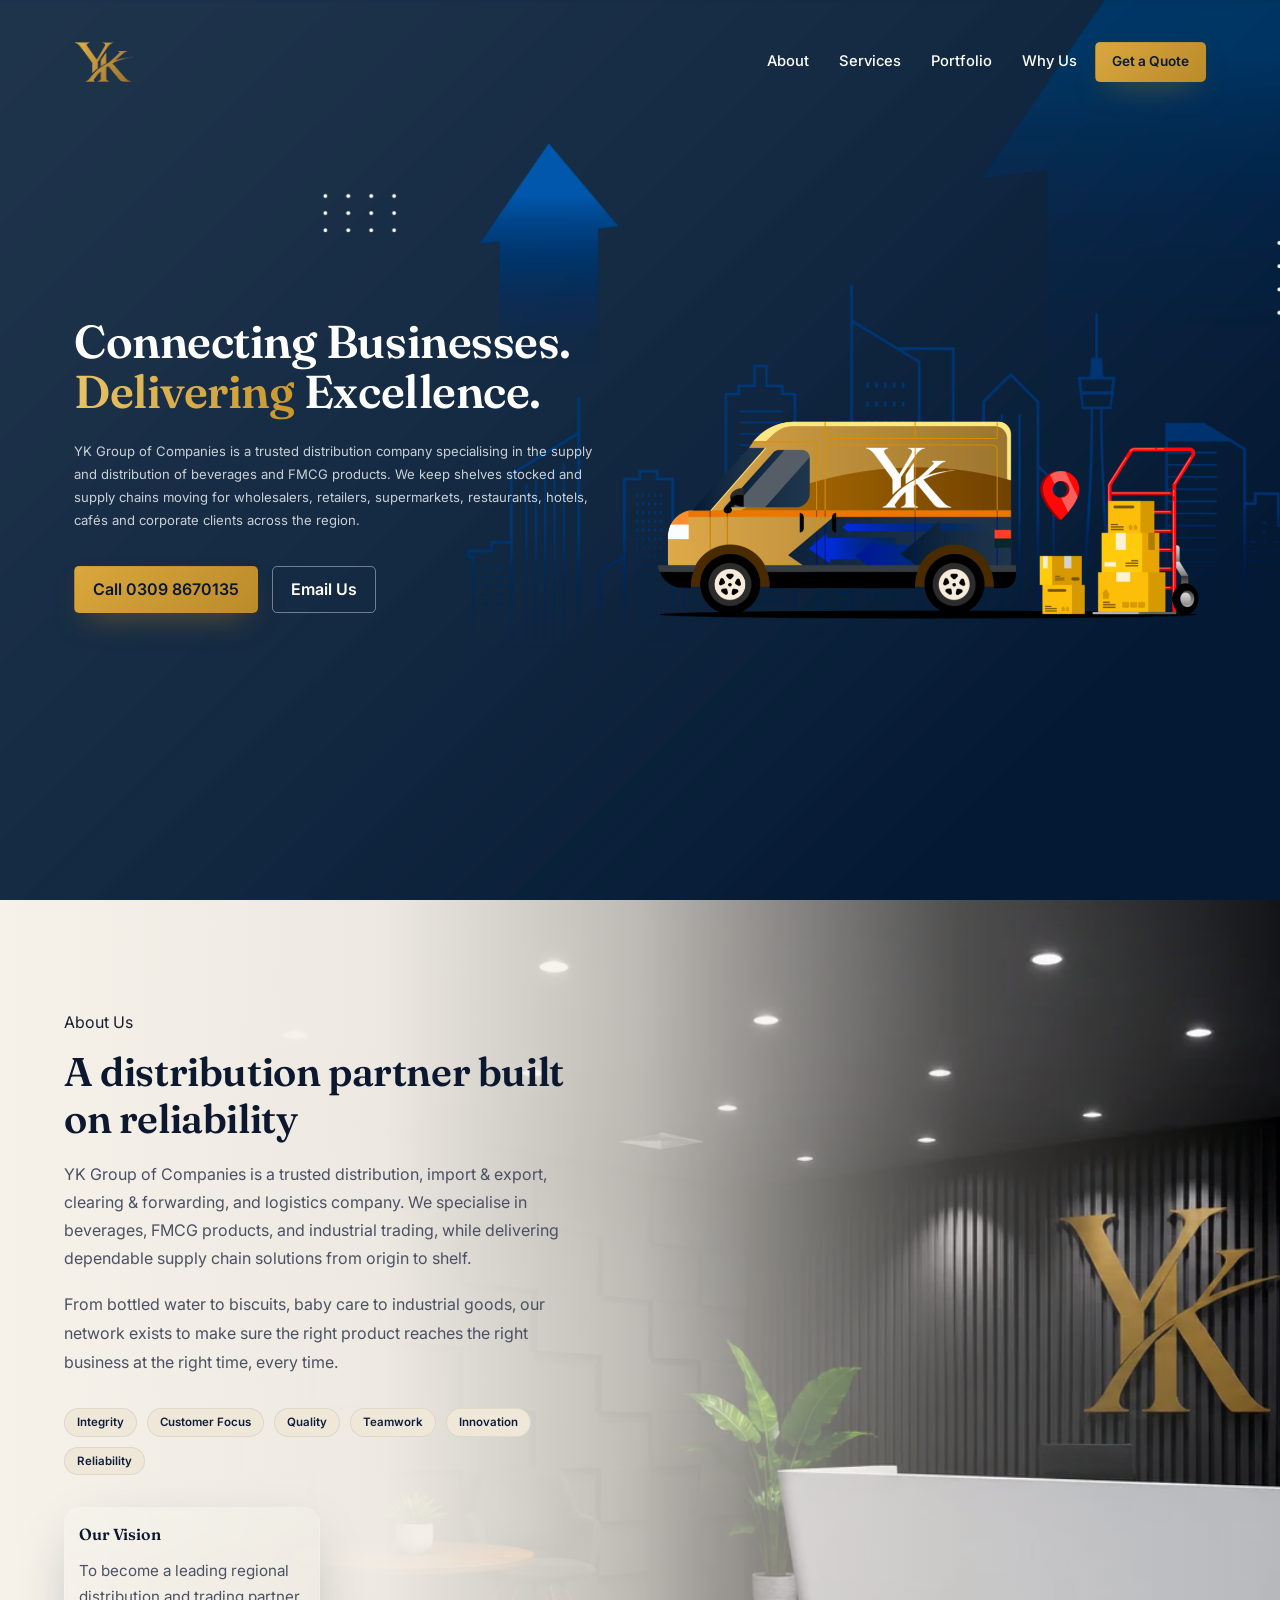
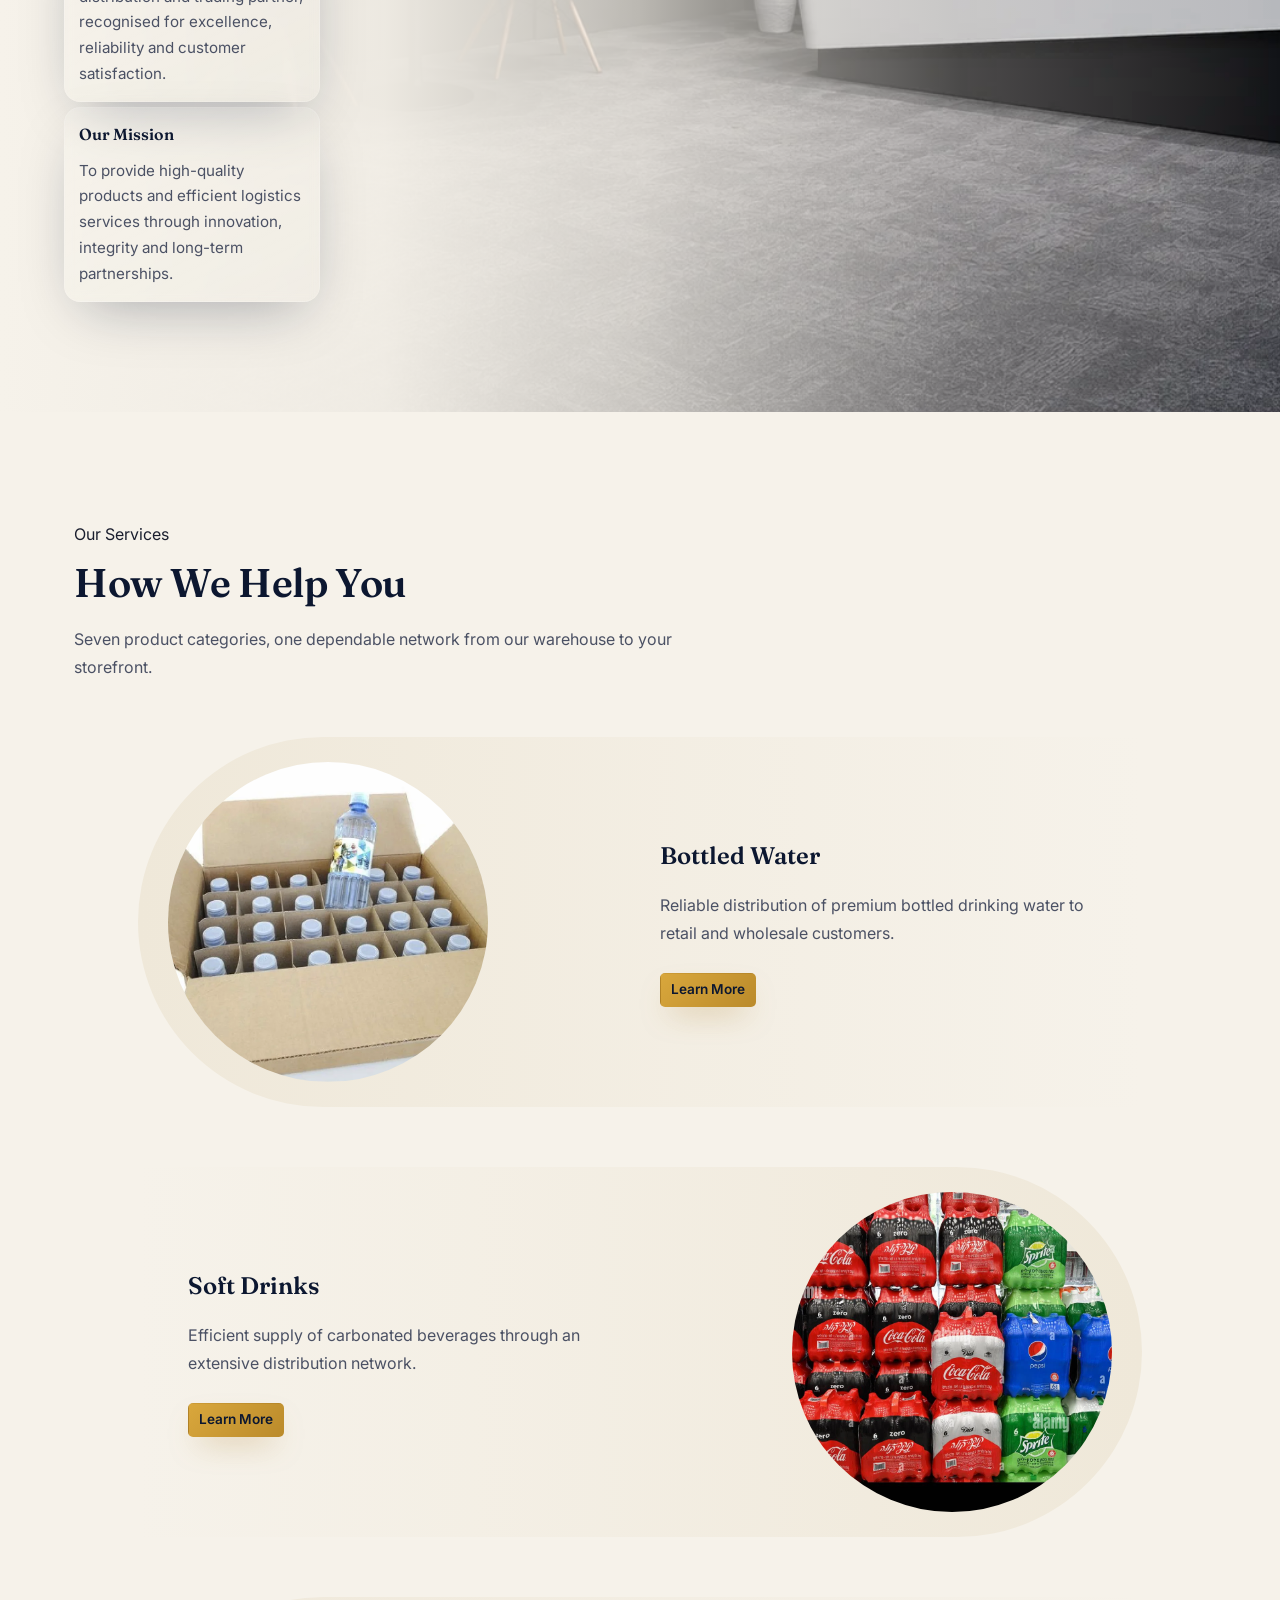
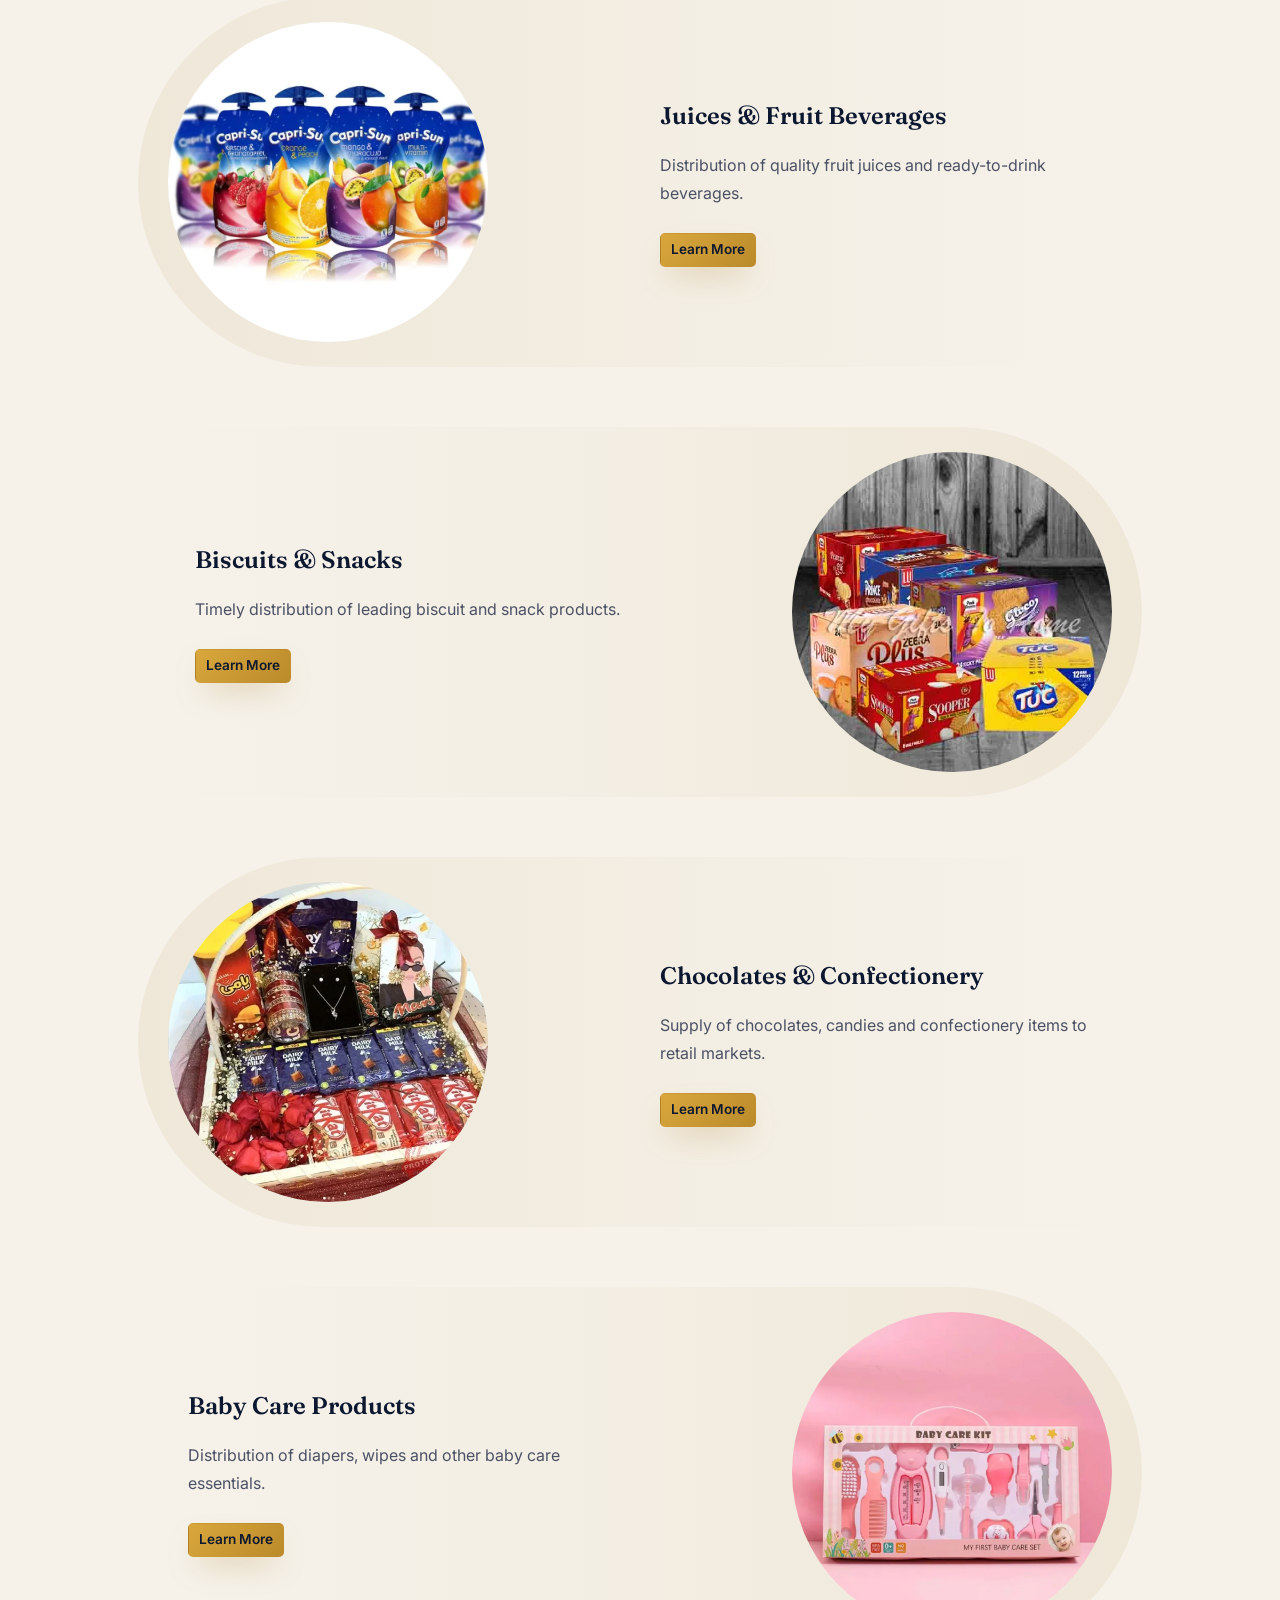
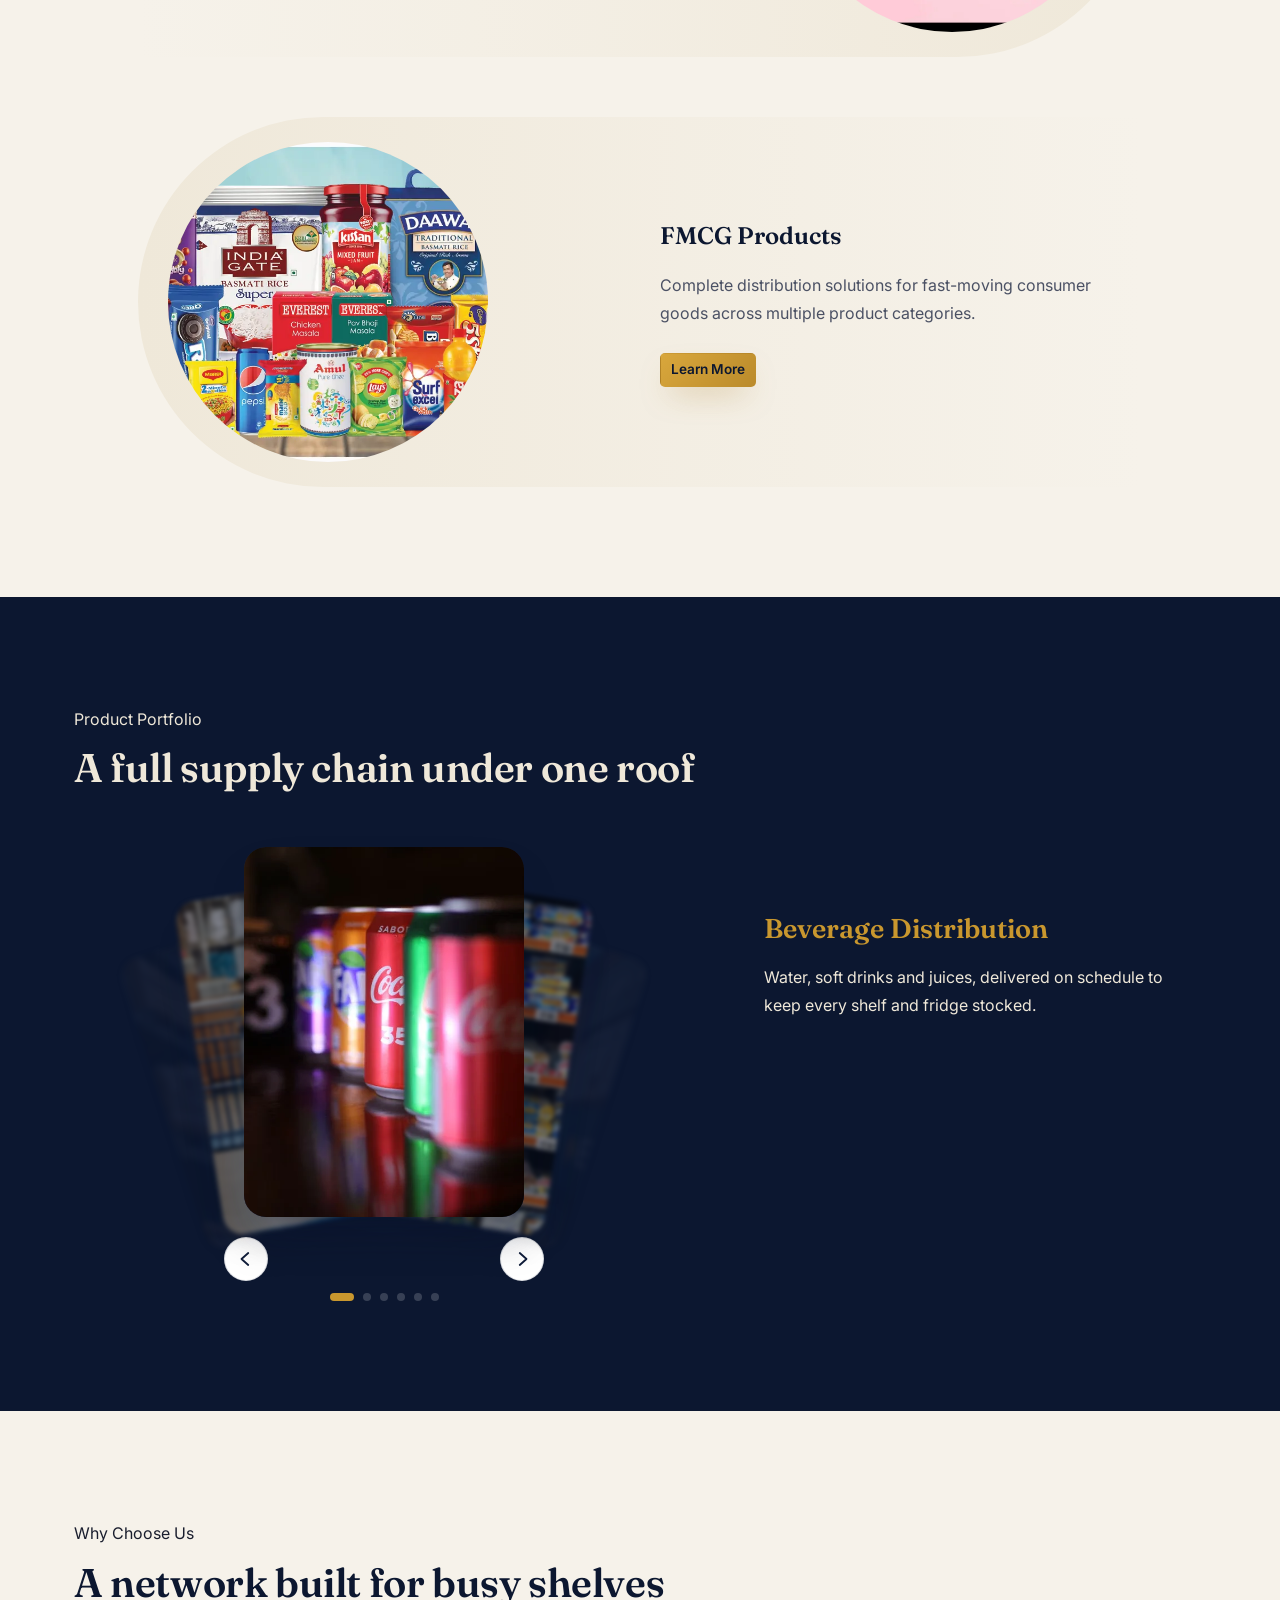
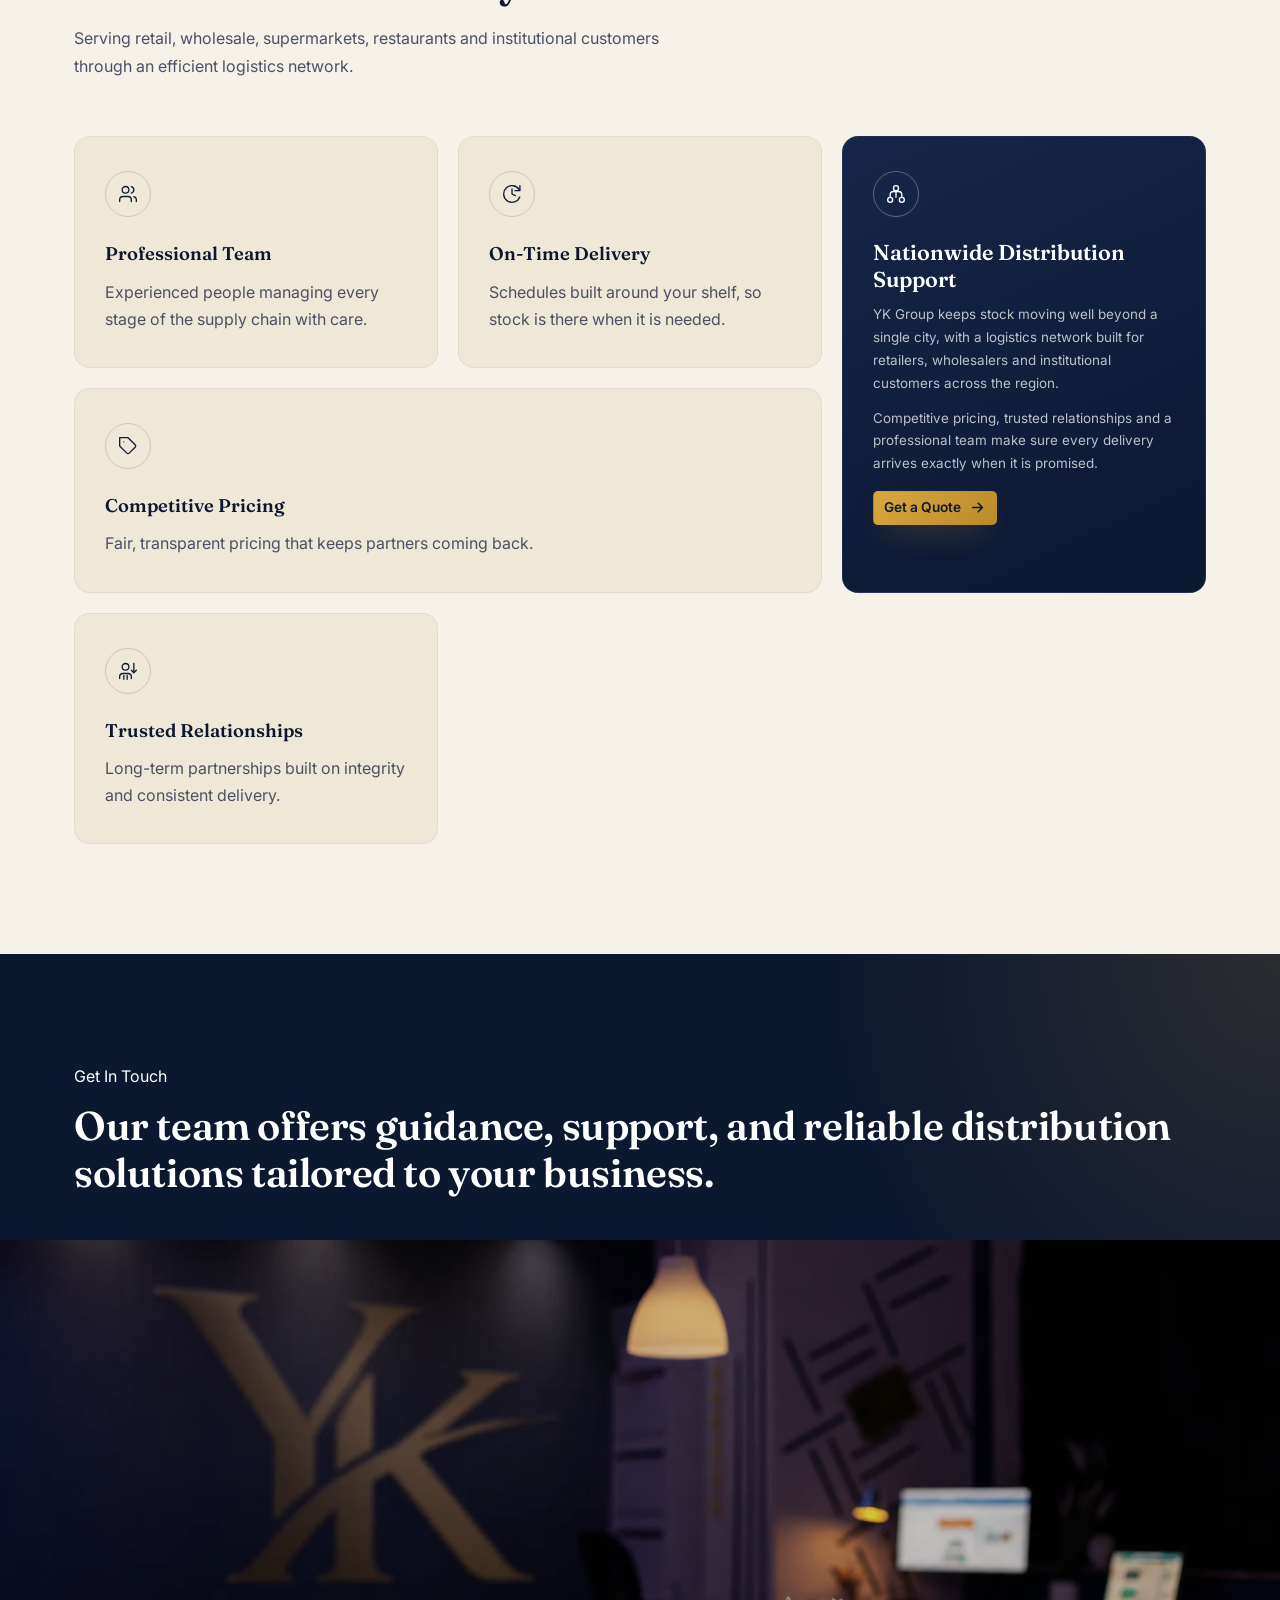
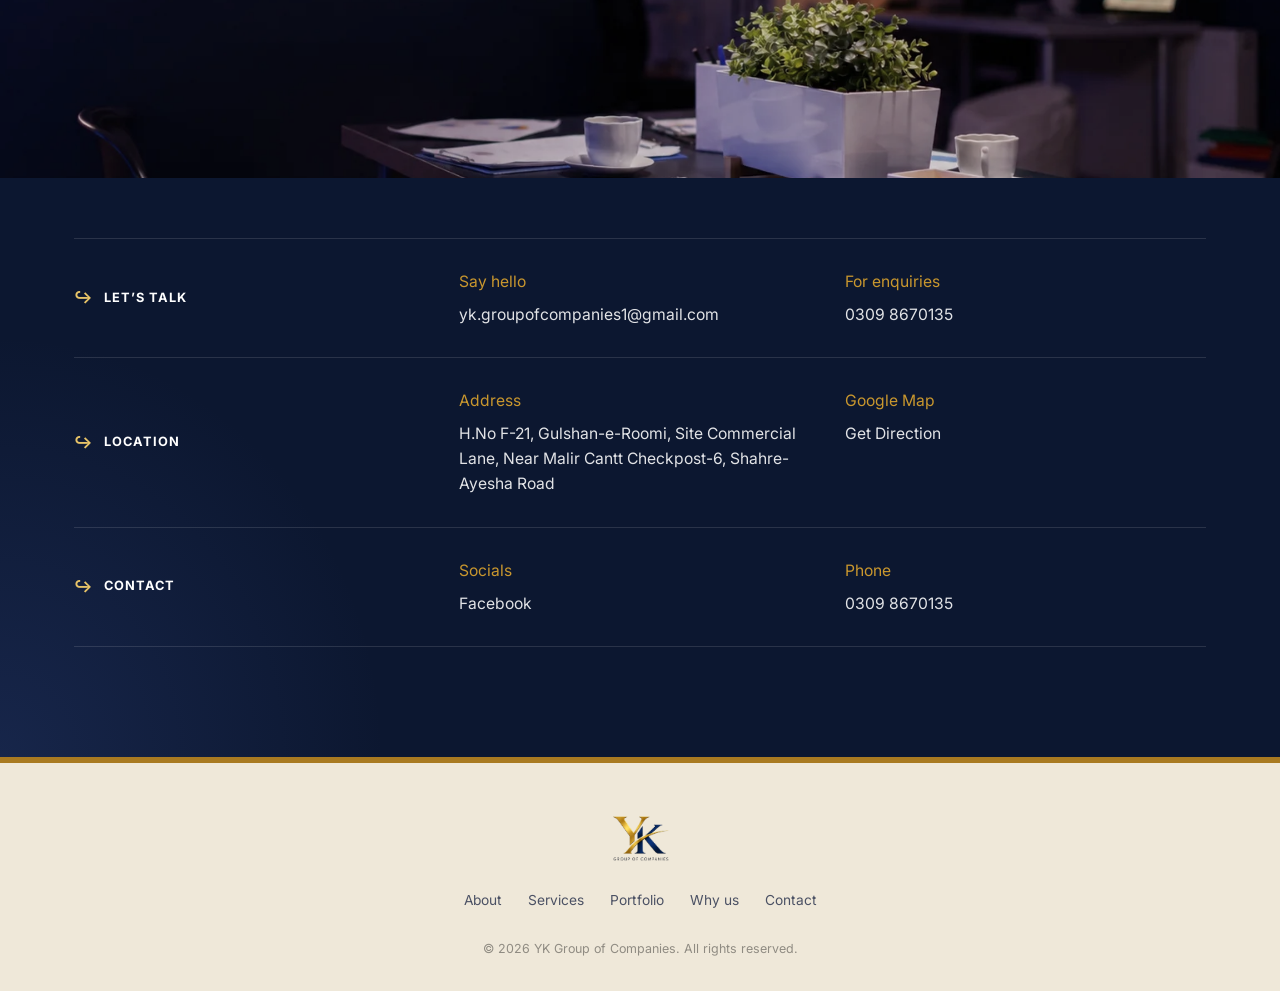
<file: index.html>
<!DOCTYPE html>
<html lang="en">

<head>
  <meta charset="UTF-8">
  <meta name="viewport" content="width=device-width, initial-scale=1.0">

  <!-- Primary SEO -->
  <title>YK Group of Companies | Distribution, Import & Export, Logistics</title>
  <meta name="description"
    content="YK Group of Companies is a trusted distribution, import and export, clearing and forwarding, and logistics company specializing in beverages, FMCG products, and industrial trading.">
  <meta name="keywords"
    content="YK Group of Companies, distribution company, import export, logistics, clearing forwarding, FMCG, beverages, industrial trading, Pakistan logistics company">
  <meta name="author" content="YK Group of Companies">
  <meta name="robots" content="index, follow">

  <!-- Canonical -->
  <link rel="canonical" href="https://ykgroupofcompanies.vercel.app/">

  <!-- Open Graph (Facebook, LinkedIn) -->
  <meta property="og:type" content="website">
  <meta property="og:title" content="YK Group of Companies">
  <meta property="og:description"
    content="Trusted distribution, import and export, and logistics company specializing in FMCG, beverages, and industrial trading.">
  <meta property="og:url" content="https://ykgroupofcompanies.vercel.app/">
  <meta property="og:site_name" content="YK Group of Companies">
  <meta property="og:image" content="https://ykgroupofcompanies.vercel.app/assets/yk-preview.webp">
  <meta property="og:image:alt" content="YK Group of Companies preview image">
  <meta property="og:locale" content="en_US">

  <!-- Twitter Card -->
  <meta name="twitter:card" content="summary_large_image">
  <meta name="twitter:title" content="YK Group of Companies">
  <meta name="twitter:description"
    content="Trusted distribution, import and export, and logistics company specializing in FMCG, beverages, and industrial trading.">
  <meta name="twitter:image" content="https://ykgroupofcompanies.vercel.app/assets/yk-preview.webp">

  <!-- Theme -->
  <meta name="theme-color" content="#0f172a">

  <!-- Preload Important Images -->
  <link rel="preload" as="image" href="/assets/hero-bg.webp" type="image/webp">
  <link rel="preload" as="image" href="/assets/hero-bg-fg.webp" type="image/webp">

  <!-- Favicons -->
  <link rel="icon" type="image/png" href="/assets/favicon-96x96.png" sizes="96x96">
  <link rel="icon" type="image/svg+xml" href="/assets/favicon.svg">
  <link rel="shortcut icon" href="/assets/favicon.ico">
  <link rel="apple-touch-icon" sizes="180x180" href="/assets/apple-touch-icon.png">
  <meta name="apple-mobile-web-app-title" content="YKGOC">

  <!-- Manifest -->
  <link rel="manifest" href="/assets/site.webmanifest">

  <!-- Fonts -->
  <link rel="preconnect" href="https://fonts.googleapis.com">
  <link rel="preconnect" href="https://fonts.gstatic.com" crossorigin>
  <link
    href="https://fonts.googleapis.com/css2?family=Fraunces:opsz,wght@9..144,400;9..144,500;9..144,600;9..144,700;9..144,900&family=Inter:wght@400;500;600;700;800&display=swap"
    rel="stylesheet">

  <!-- Styles -->
  <link rel="stylesheet" href="styles.css">
</head>

<body>

  <!-- ===== ROUTE PROGRESS LINE (fixed, decorative) ===== -->
  <div class="route-progress" aria-hidden="true"><span id="routeFill"></span></div>

  <!-- ===== TOP BAR ===== -->
  <header class="topbar" id="topbar">
    <div class="topbar-inner">
      <a href="/" class="brand">
        <img src="/assets/yk-logo-gold.webp" alt="YK Group of Companies emblem" class="brand-mark brand-mark-light">
        <img src="/assets/yk-logo-navy.webp" alt="YK Group of Companies emblem" class="brand-mark brand-mark-dark">
      </a>

      <nav class="topnav" id="topnav" aria-label="Primary">
        <a href="/about/">About</a>
        <a href="/services/">Services</a>
        <a href="/portfolio/">Portfolio</a>
        <a href="/why-us/">Why Us</a>
      </nav>

      <div class="topbar-actions">
        <a href="/contact/" class="btn btn-solid btn-sm">Get a Quote</a>
      </div>

      <button class="menu-toggle" id="menuToggle" aria-label="Open menu" aria-expanded="false" aria-controls="topnav">
        <span></span><span></span><span></span>
      </button>
    </div>
  </header>

  <main id="top">

    <!-- ===== HERO ===== -->
    <section class="hero" id="hero">
      <div class="hero-sticky">

        <div class="hero-bg" aria-hidden="true" style="background-image:url('assets/hero-bg.webp');"></div>

        <div class="hero-inner">
          <div class="hero-content" id="heroContent">
            <h1 class="hero-title" data-reveal>
              Connecting Businesses.<br><span class="text-gold">Delivering</span> Excellence.
            </h1>
            <p class="hero-lead" data-reveal>
              YK Group of Companies is a trusted distribution company specialising in the supply and
              distribution of beverages and FMCG products. We keep shelves stocked and supply chains
              moving for wholesalers, retailers, supermarkets, restaurants, hotels, cafés and corporate
              clients across the region.
            </p>
            <div class="hero-cta" data-reveal>
              <a href="tel:03098670135" class="btn btn-solid btn-lg">Call 0309 8670135</a>
              <a href="mailto:yk.groupofcompanies1@gmail.com" class="btn btn-outline btn-lg">Email Us</a>
            </div>
          </div>

          <div class="hero-van" id="heroVan" aria-hidden="true" style="background-image:url('assets/hero-bg-fg.webp');">
          </div>
        </div>
      </div>

      <!-- scroll runway: gives the sticky hero room to play its wipe animation -->
      <div class="hero-scroll-spacer" aria-hidden="true"></div>
    </section>

    <!-- ===== ABOUT ===== -->
    <section class="section section-ivory" id="about"
      style="background-image: url('assets/about-bg.webp'); background-repeat: no-repeat; background-size: cover;">
      <div class="container about-grid">
        <div class="about-copy" data-reveal>
          <p class="eyebrow eyebrow-dark">About Us</p>
          <h2 class="h2">A distribution partner built on reliability</h2>
          <p class="p-lead">
            YK Group of Companies is a trusted distribution, import &amp; export, clearing &amp;
            forwarding, and logistics company. We specialise in beverages, FMCG products, and
            industrial trading, while delivering dependable supply chain solutions from origin to
            shelf.
          </p>
          <p>
            From bottled water to biscuits, baby care to industrial goods, our network exists to make
            sure the right product reaches the right business at the right time, every time.
          </p>

          <div class="values-row">
            <span class="value-chip">Integrity</span>
            <span class="value-chip">Customer Focus</span>
            <span class="value-chip">Quality</span>
            <span class="value-chip">Teamwork</span>
            <span class="value-chip">Innovation</span>
            <span class="value-chip">Reliability</span>
          </div>
        </div>

        <div class="about-cards" data-reveal>
          <div class="glass card-vm">
            <h3>Our Vision</h3>
            <p>To become a leading regional distribution and trading partner, recognised for excellence, reliability and
              customer satisfaction.</p>
          </div>
          <div class="glass card-vm">
            <h3>Our Mission</h3>
            <p>To provide high-quality products and efficient logistics services through innovation, integrity and
              long-term partnerships.</p>
          </div>
        </div>
      </div>
    </section>

    <!-- ===== DISTRIBUTION CATEGORIES ===== -->
    <section class="section section-ivory" id="categories">
      <div class="container">
        <div class="section-head center" data-reveal>
          <p class="eyebrow eyebrow-dark">Our Services</p>
          <h2 class="h2">How We Help You</h2>
          <p class="p-lead">Seven product categories, one dependable network from our warehouse to your storefront.</p>
        </div>

        <div class="how-list">

          <div class="how-row" data-reveal>
            <div class="how-media">
              <img src="/assets/bottled-water.webp" alt="Bottled Water">
            </div>
            <div class="how-copy">
              <h3>Bottled Water</h3>
              <p>Reliable distribution of premium bottled drinking water to retail and wholesale customers.</p>
              <a href="/contact/" class="btn btn-solid">Learn More</a>
            </div>
          </div>

          <div class="how-row how-row-reverse" data-reveal>
            <div class="how-media">
              <img src="/assets/soft-drinks.webp" alt="Soft Drinks">
            </div>
            <div class="how-copy">
              <h3>Soft Drinks</h3>
              <p>Efficient supply of carbonated beverages through an extensive distribution network.</p>
              <a href="/contact/" class="btn btn-solid">Learn More</a>
            </div>
          </div>

          <div class="how-row" data-reveal>
            <div class="how-media">
              <img src="/assets/fruits-beverages.webp" alt="Juices and Fruit Beverages">
            </div>
            <div class="how-copy">
              <h3>Juices &amp; Fruit Beverages</h3>
              <p>Distribution of quality fruit juices and ready-to-drink beverages.</p>
              <a href="/contact/" class="btn btn-solid">Learn More</a>
            </div>
          </div>

          <div class="how-row how-row-reverse" data-reveal>
            <div class="how-media">
              <img src="/assets/biscuits-snacks.webp" alt="Biscuits and Snacks">
            </div>
            <div class="how-copy">
              <h3>Biscuits &amp; Snacks</h3>
              <p>Timely distribution of leading biscuit and snack products.</p>
              <a href="/contact/" class="btn btn-solid">Learn More</a>
            </div>
          </div>

          <div class="how-row" data-reveal>
            <div class="how-media">
              <img src="/assets/Chocolates-Confectionery.webp" alt="Chocolates and Confectionery">
            </div>
            <div class="how-copy">
              <h3>Chocolates &amp; Confectionery</h3>
              <p>Supply of chocolates, candies and confectionery items to retail markets.</p>
              <a href="/contact/" class="btn btn-solid">Learn More</a>
            </div>
          </div>

          <div class="how-row how-row-reverse" data-reveal>
            <div class="how-media">
              <img src="/assets/babycare-products.webp" alt="Baby Care Products">
            </div>
            <div class="how-copy">
              <h3>Baby Care Products</h3>
              <p>Distribution of diapers, wipes and other baby care essentials.</p>
              <a href="/contact/" class="btn btn-solid">Learn More</a>
            </div>
          </div>

          <div class="how-row" data-reveal>
            <div class="how-media">
              <img src="/assets/fmcg-products.webp" alt="FMCG Products">
            </div>
            <div class="how-copy">
              <h3>FMCG Products</h3>
              <p>Complete distribution solutions for fast-moving consumer goods across multiple product categories.</p>
              <a href="/contact/" class="btn btn-solid">Learn More</a>
            </div>
          </div>

        </div>
      </div>
    </section>

    <!-- ===== SERVICES ===== -->
    <section class="section portfolio-section" id="services">
      <div class="container">
        <div class="section-head" data-reveal>
          <p class="eyebrow eyebrow-dark">Product Portfolio</p>
          <h2 class="h2">A full supply chain under one roof</h2>
        </div>

        <div class="portfolio" data-reveal>
          <div class="portfolio-stack" id="portfolioStack">

            <div class="portfolio-card" data-index="0">
              <img src="/assets/beverage-distribution.webp" alt="Beverage Distribution">
            </div>
            <div class="portfolio-card" data-index="1">
              <img src="/assets/fmcg-distributions.webp" alt="FMCG Distribution">
            </div>
            <div class="portfolio-card" data-index="2">
              <img src="/assets/import-export.webp" alt="Import and Export">
            </div>
            <div class="portfolio-card" data-index="3">
              <img src="/assets/clearing-forwarding.webp" alt="Clearing and Forwarding">
            </div>
            <div class="portfolio-card" data-index="4">
              <img src="/assets/warehousing-logistics.webp" alt="Warehousing and Logistics">
            </div>
            <div class="portfolio-card" data-index="5">
              <img src="/assets/retail-wholesale.webp" alt="Retail and Wholesale Supply">
            </div>

            <button class="portfolio-nav portfolio-nav-prev" id="portfolioPrev" aria-label="Previous">
              <svg viewBox="0 0 24 24">
                <path d="M15 4 6 12l9 8" />
              </svg>
            </button>
            <button class="portfolio-nav portfolio-nav-next" id="portfolioNext" aria-label="Next">
              <svg viewBox="0 0 24 24">
                <path d="M9 4l9 8-9 8" />
              </svg>
            </button>
          </div>

          <div class="portfolio-dots" id="portfolioDots"></div>

          <div class="portfolio-info">
            <h3 class="portfolio-title" id="portfolioTitle">Beverage Distribution</h3>
            <p class="portfolio-desc" id="portfolioDesc">Water, soft drinks and juices, delivered on schedule to keep
              every shelf and fridge stocked.</p>
          </div>
        </div>
      </div>
    </section>

    <!-- ===== WHY CHOOSE US ===== -->
    <section class="section section-ivory" id="why">
      <div class="container">
        <div class="section-head" data-reveal>
          <p class="eyebrow eyebrow-dark">Why Choose Us</p>
          <h2 class="h2">A network built for busy shelves</h2>
          <p class="p-lead">Serving retail, wholesale, supermarkets, restaurants and institutional
            customers through an efficient logistics network.</p>
        </div>

        <div class="why-bento" data-reveal>
          <!-- 1. Professional Team (Replaced check-shield with accurate users/hierarchy icon) -->
          <div class="why-tile">
            <div class="why-tile-icon">
              <svg viewBox="0 0 24 24" fill="none" stroke="currentColor" stroke-width="2" stroke-linecap="round"
                stroke-linejoin="round">
                <path d="M16 21v-2a4 4 0 0 0-4-4H6a4 4 0 0 0-4 4v2" />
                <circle cx="9" cy="7" r="4" />
                <path d="M22 21v-2a4 4 0 0 0-3-3.87" />
                <path d="M16 3.13a4 4 0 0 1 0 7.75" />
              </svg>
            </div>
            <h3>Professional Team</h3>
            <p>Experienced people managing every stage of the supply chain with care.</p>
          </div>

          <!-- 2. On-Time Delivery (Replaced static clock with an explicit fast-delivery/speed clock) -->
          <div class="why-tile">
            <div class="why-tile-icon">
              <svg viewBox="0 0 24 24" fill="none" stroke="currentColor" stroke-width="2" stroke-linecap="round"
                stroke-linejoin="round">
                <!-- Partial clock arc instead of a full circle -->
                <path d="M21.5 2v6h-6M21.34 15.57a10 10 0 1 1-.57-8.38l.73-.72" />
                <polyline points="12 6 12 12 16 14" />
              </svg>
            </div>
            <h3>On-Time Delivery</h3>
            <p>Schedules built around your shelf, so stock is there when it is needed.</p>
          </div>

          <!-- 3. Nationwide Distribution Support (Replaced grocery basket with a true logistical map/network hub) -->
          <div class="why-tile why-tile-cta">
            <div class="why-tile-icon why-tile-icon-light">
              <svg viewBox="0 0 24 24" fill="none" stroke="currentColor" stroke-width="2" stroke-linecap="round"
                stroke-linejoin="round">
                <ellipse cx="12" cy="5" rx="3" ry="3" />
                <ellipse cx="5" cy="19" rx="3" ry="3" />
                <ellipse cx="19" cy="19" rx="3" ry="3" />
                <path d="M5 16v-3a4 4 0 0 1 4-4h6a4 4 0 0 1 4 4v3" />
                <path d="M12 8v8" />
              </svg>
            </div>
            <h3>Nationwide Distribution Support</h3>
            <p>
              YK Group keeps stock moving well beyond a single city, with a logistics network built
              for retailers, wholesalers and institutional customers across the region.
            </p>
            <p>
              Competitive pricing, trusted relationships and a professional team make sure every
              delivery arrives exactly when it is promised.
            </p>
            <a href="/contact/" class="btn btn-solid why-tile-btn">
              Get a Quote
              <svg viewBox="0 0 24 24" class="icon" fill="none" stroke="currentColor" stroke-width="2"
                stroke-linecap="round" stroke-linejoin="round">
                <path d="M5 12h14M13 6l6 6-6 6" />
              </svg>
            </a>
          </div>

          <!-- 4. Competitive Pricing (Replaced truck with professional global currency tag/value icon) -->
          <div class="why-tile">
            <div class="why-tile-icon">
              <svg viewBox="0 0 24 24" fill="none" stroke="currentColor" stroke-width="2" stroke-linecap="round"
                stroke-linejoin="round">
                <path d="M20.59 13.41l-7.17 7.17a2 2 0 0 1-2.83 0L2 12V2h10l8.59 8.59a2 2 0 0 1 0 2.82z" />
                <line x1="7" y1="7" x2="7.01" y2="7" />
              </svg>
            </div>
            <h3>Competitive Pricing</h3>
            <p>Fair, transparent pricing that keeps partners coming back.</p>
          </div>

          <!-- 5. Trusted Relationships (Replaced simple heart with secure, professional handshakes) -->
          <div class="why-tile">
            <div class="why-tile-icon">
              <svg viewBox="0 0 24 24" fill="none" stroke="currentColor" stroke-width="2" stroke-linecap="round"
                stroke-linejoin="round">
                <path d="M16 21v-2a4 4 0 0 0-4-4H6a4 4 0 0 0-4 4v2" />
                <circle cx="9" cy="7" r="4" />
                <path d="M7 22v-4.67M11 22v-4.67" />
                <path d="M22 11l-3 3-3-3" />
                <path d="M19 14V3" />
              </svg>
            </div>
            <h3>Trusted Relationships</h3>
            <p>Long-term partnerships built on integrity and consistent delivery.</p>
          </div>
        </div>
      </div>
    </section>

    <!-- ===== CONTACT ===== -->
    <section class="section section-navy" id="contact">
      <div class="section-bg" aria-hidden="true"></div>
      <div class="contact-head container" data-reveal>
        <p class="eyebrow">Get In Touch</p>
        <h2 class="h2 h2-light">Our team offers guidance, support, and reliable distribution solutions tailored to your
          business.</h2>
      </div>

      <div class="contact-media" data-reveal>
        <img src="assets/contact-img.webp" alt="YK Group team at work">
      </div>

      <div class="container">
        <div class="contact-rows">

          <div class="contact-row" data-reveal>
            <div class="contact-row-label">
              <span class="contact-row-arrow">&#8618;</span> LET&rsquo;S TALK
            </div>
            <div class="contact-row-col">
              <span class="contact-row-caption">Say hello</span>
              <a href="mailto:yk.groupofcompanies1@gmail.com">yk.groupofcompanies1@gmail.com</a>
            </div>
            <div class="contact-row-col">
              <span class="contact-row-caption">For enquiries</span>
              <a href="tel:03098670135">0309 8670135</a>
            </div>
          </div>

          <div class="contact-row" data-reveal>
            <div class="contact-row-label">
              <span class="contact-row-arrow">&#8618;</span> LOCATION
            </div>
            <div class="contact-row-col">
              <span class="contact-row-caption">Address</span>
              <span>H.No F-21, Gulshan-e-Roomi, Site Commercial Lane, Near Malir Cantt Checkpost-6, Shahre-Ayesha
                Road</span>
            </div>
            <div class="contact-row-col">
              <span class="contact-row-caption">Google Map</span>
              <a href="https://maps.google.com/?q=Gulshan+e+roomi+site+commercial+lane+near+malir+cantt+checkpost-6+shahre-ayesha+road"
                target="_blank" rel="noopener">Get Direction</a>
            </div>
          </div>

          <div class="contact-row" data-reveal>
            <div class="contact-row-label">
              <span class="contact-row-arrow">&#8618;</span> CONTACT
            </div>
            <div class="contact-row-col">
              <span class="contact-row-caption">Socials</span>
              <a href="https://facebook.com/ykgroupofcompanies" target="_blank" rel="noopener">Facebook</a>
            </div>
            <div class="contact-row-col">
              <span class="contact-row-caption">Phone</span>
              <a href="tel:03098670135">0309 8670135</a>
            </div>
          </div>

        </div>
      </div>
    </section>

  </main>

  <!-- ===== FOOTER ===== -->
  <footer class="footer">
    <div class="container footer-inner">
      <div class="footer-logo">
        <a href="/" class="brand brand-footer">
          <img src="/assets/yk-logo.png" alt="YK Group of Companies emblem" class="brand-mark">
        </a>
      </div>
      <div class="footer-links">
        <a href="/about/">About</a>
        <a href="services/">Services</a>
        <a href="/portfolio/">Portfolio</a>
        <a href="/why-us/">Why us</a>
        <a href="/contact/">Contact</a>
      </div>
      <p class="footer-copy">&copy; <span id="year"></span> YK Group of Companies. All rights reserved.</p>
    </div>
  </footer>

  <a href="tel:03098670135" class="mobile-call" aria-label="Call YK Group of Companies">
    <svg viewBox="0 0 24 24">
      <path
        d="M6.6 10.8a15.4 15.4 0 0 0 6.6 6.6l2.2-2.2a1 1 0 0 1 1-.25c1.1.36 2.3.56 3.5.56a1 1 0 0 1 1 1V20a1 1 0 0 1-1 1C10.4 21 3 13.6 3 4.5a1 1 0 0 1 1-1h3.5a1 1 0 0 1 1 1c0 1.2.2 2.4.56 3.5a1 1 0 0 1-.25 1L6.6 10.8Z" />
    </svg>
  </a>

  <script src="script.js"></script>
</body>

</html>
</file>
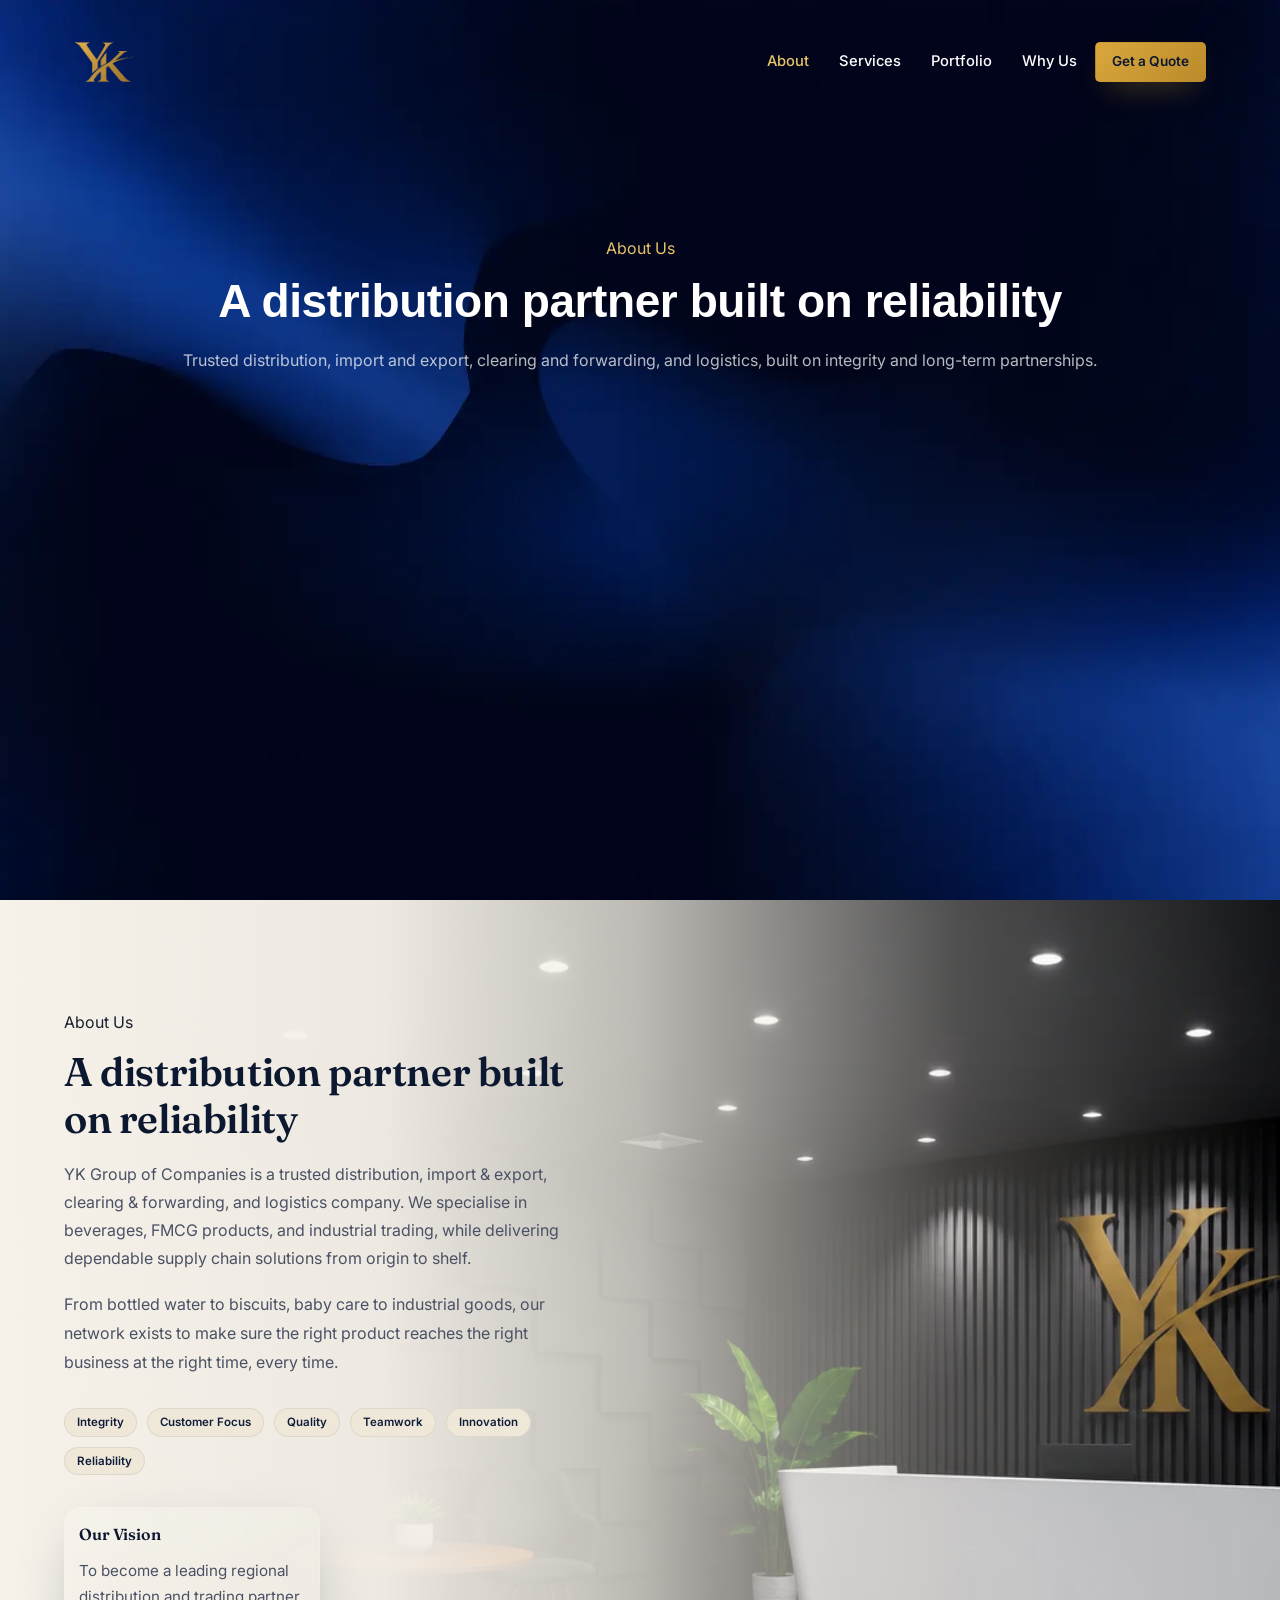
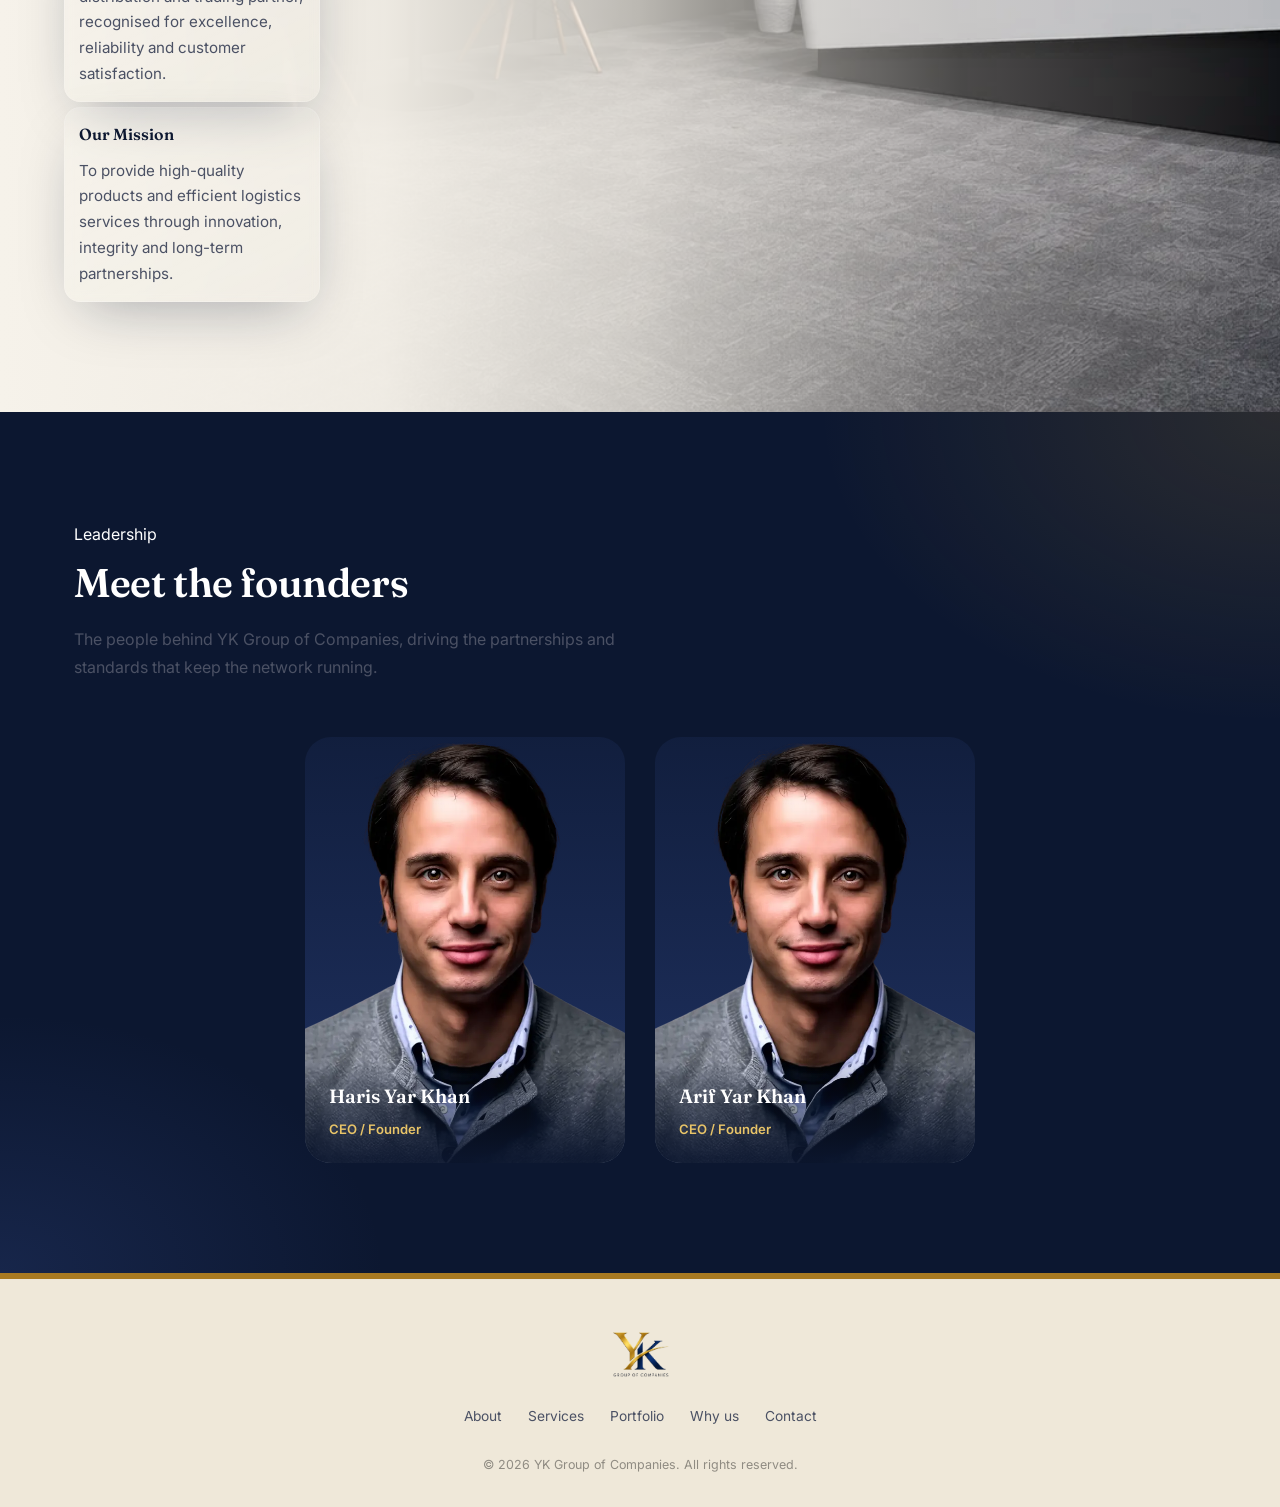
<file: about/index.html>
<!DOCTYPE html>
<html lang="en">

<head>
  <meta charset="UTF-8">
  <meta name="viewport" content="width=device-width, initial-scale=1.0">
  <title>About Us | YK Group of Companies</title>
  <meta name="description"
    content="Learn about YK Group of Companies, a trusted distribution, import and export, clearing and forwarding, and logistics company, and meet the founders behind it.">

  <link rel="canonical" href="https://ykgroupofcompanies.vercel.app/about/">

  <meta property="og:type" content="website">
  <meta property="og:title" content="About Us | YK Group of Companies">
  <meta property="og:description"
    content="Learn about YK Group of Companies, a trusted distribution, import and export, clearing and forwarding, and logistics company, and meet the founders behind it.">
  <meta property="og:url" content="https://ykgroupofcompanies.vercel.app/about/">
  <meta property="og:site_name" content="YK Group of Companies">
  <meta property="og:image" content="https://ykgroupofcompanies.vercel.app/assets/yk-preview.webp">
  <meta property="og:image:width" content="1200">
  <meta property="og:image:height" content="630">
  <meta property="og:locale" content="en_US">

  <meta name="twitter:card" content="summary_large_image">
  <meta name="twitter:title" content="About Us | YK Group of Companies">
  <meta name="twitter:description"
    content="Learn about YK Group of Companies, a trusted distribution, import and export, clearing and forwarding, and logistics company, and meet the founders behind it.">
  <meta name="twitter:image" content="https://ykgroupofcompanies.vercel.app/assets/yk-preview.webp">

  <link rel="icon" type="image/png" href="/assets/favicon-96x96.png" sizes="96x96" />
  <link rel="icon" type="image/svg+xml" href="/assets/favicon.svg" />
  <link rel="shortcut icon" href="/assets/favicon.ico" />
  <link rel="apple-touch-icon" sizes="180x180" href="/assets/apple-touch-icon.png" />
  <meta name="apple-mobile-web-app-title" content="YKGOC" />
  <link rel="manifest" href="/assets/site.webmanifest" />

  <link rel="preconnect" href="https://fonts.googleapis.com">
  <link rel="preconnect" href="https://fonts.gstatic.com" crossorigin>
  <link
    href="https://fonts.googleapis.com/css2?family=Fraunces:opsz,wght@9..144,400;9..144,500;9..144,600;9..144,700;9..144,900&family=Inter:wght@400;500;600;700;800&display=swap"
    rel="stylesheet">

  <link rel="stylesheet" href="/styles.css">
</head>

<body>

  <!-- ===== ROUTE PROGRESS LINE (fixed, decorative) ===== -->
  <div class="route-progress" aria-hidden="true"><span id="routeFill"></span></div>

  <!-- ===== TOP BAR ===== -->
  <header class="topbar" id="topbar">
    <div class="topbar-inner">
      <a href="/" class="brand">
        <img src="/assets/yk-logo-gold.webp" alt="YK Group of Companies emblem" class="brand-mark brand-mark-light">
        <img src="/assets/yk-logo-navy.webp" alt="YK Group of Companies emblem" class="brand-mark brand-mark-dark">
      </a>

      <nav class="topnav" id="topnav" aria-label="Primary">
        <a href="/about/" class="is-active">About</a>
        <a href="/services/">Services</a>
        <a href="/portfolio/">Portfolio</a>
        <a href="/why-us/">Why Us</a>
      </nav>

      <div class="topbar-actions">
        <a href="/contact/" class="btn btn-solid btn-sm">Get a Quote</a>
      </div>

      <button class="menu-toggle" id="menuToggle" aria-label="Open menu" aria-expanded="false" aria-controls="topnav">
        <span></span><span></span><span></span>
      </button>
    </div>
  </header>

  <main id="top">

    <!-- ===== PAGE HERO ===== -->
    <section class="page-hero">
      <div class="container">
        <p class="eyebrow" data-reveal>About Us</p>
        <h2 class="h2" data-reveal>A distribution partner built on reliability</h2>
        <p class="p-lead" data-reveal>Trusted distribution, import and export, clearing and forwarding, and logistics,
          built on integrity and long-term partnerships.</p>
      </div>
    </section>

    <!-- ===== ABOUT ===== -->
    <section class="section section-ivory" id="about"
      style="background-image: url('/assets/about-bg.webp'); background-repeat: no-repeat; background-size: cover;">
      <div class="container about-grid">
        <div class="about-copy" data-reveal>
          <p class="eyebrow eyebrow-dark">About Us</p>
          <h2 class="h2">A distribution partner built on reliability</h2>
          <p class="p-lead">
            YK Group of Companies is a trusted distribution, import &amp; export, clearing &amp;
            forwarding, and logistics company. We specialise in beverages, FMCG products, and
            industrial trading, while delivering dependable supply chain solutions from origin to
            shelf.
          </p>
          <p>
            From bottled water to biscuits, baby care to industrial goods, our network exists to make
            sure the right product reaches the right business at the right time, every time.
          </p>

          <div class="values-row">
            <span class="value-chip">Integrity</span>
            <span class="value-chip">Customer Focus</span>
            <span class="value-chip">Quality</span>
            <span class="value-chip">Teamwork</span>
            <span class="value-chip">Innovation</span>
            <span class="value-chip">Reliability</span>
          </div>
        </div>

        <div class="about-cards" data-reveal>
          <div class="glass card-vm">
            <h3>Our Vision</h3>
            <p>To become a leading regional distribution and trading partner, recognised for excellence, reliability and
              customer satisfaction.</p>
          </div>
          <div class="glass card-vm">
            <h3>Our Mission</h3>
            <p>To provide high-quality products and efficient logistics services through innovation, integrity and
              long-term partnerships.</p>
          </div>
        </div>
      </div>
    </section>

    <!-- ===== FOUNDERS ===== -->
    <section class="section section-navy" id="founders">
      <div class="section-bg" aria-hidden="true"></div>
      <div class="container">
        <div class="section-head center" data-reveal>
          <p class="eyebrow">Leadership</p>
          <h2 class="h2 h2-light">Meet the founders</h2>
          <p class="p-lead p-lead-light">The people behind YK Group of Companies, driving the partnerships and standards
            that keep the network running.</p>
        </div>

        <div class="founders-grid" data-reveal>

          <article class="founder-card">
            <img src="/assets/haris-yar-khan.webp" alt="Haris Yar Khan">
            <div class="founder-base">
              <h3>Haris Yar Khan</h3>
              <span class="founder-role">CEO / Founder</span>
            </div>
            <div class="founder-overlay">
              <h3>Haris Yar Khan</h3>
              <span class="founder-role">CEO / Founder, YK Group of Companies</span>
              <ul class="founder-details">
                <li>
                  <svg viewBox="0 0 24 24">
                    <path
                      d="M6.6 10.8a15.4 15.4 0 0 0 6.6 6.6l2.2-2.2a1 1 0 0 1 1-.25c1.1.36 2.3.56 3.5.56a1 1 0 0 1 1 1V20a1 1 0 0 1-1 1C10.4 21 3 13.6 3 4.5a1 1 0 0 1 1-1h3.5a1 1 0 0 1 1 1c0 1.2.2 2.4.56 3.5a1 1 0 0 1-.25 1L6.6 10.8Z" />
                  </svg>
                  <a href="tel:03361089090">0336 1089090</a>
                </li>
                <li>
                  <svg viewBox="0 0 24 24">
                    <path
                      d="M4 5h16a1 1 0 0 1 1 1v12a1 1 0 0 1-1 1H4a1 1 0 0 1-1-1V6a1 1 0 0 1 1-1Zm1.4 2 6.6 5.4L18.6 7H5.4ZM19 8.6l-6.4 5.2a1 1 0 0 1-1.2 0L5 8.6V17h14V8.6Z" />
                  </svg>
                  <a href="mailto:yk.groupofcompanies1@gmail.com">yk.groupofcompanies1@gmail.com</a>
                </li>
                <li>
                  <svg viewBox="0 0 24 24">
                    <path
                      d="M12 2a10 10 0 1 0 0 20 10 10 0 0 0 0-20Zm7 9h-3.05a15.6 15.6 0 0 0-1.14-5.32A8.02 8.02 0 0 1 18.95 11ZM12 4c.7 1.1 1.4 3 1.7 5H10.3c.3-2 1-3.9 1.7-5Zm-2.81.68A15.6 15.6 0 0 0 8.05 10H5A8.02 8.02 0 0 1 9.19 4.68ZM5 13h3.05c.1 1.9.5 3.7 1.14 5.32A8.02 8.02 0 0 1 5.05 13ZM12 20c-.7-1.1-1.4-3-1.7-5h3.4c-.3 2-1 3.9-1.7 5Zm2.81-.68c.64-1.62 1.04-3.42 1.14-5.32H18.95a8.02 8.02 0 0 1-4.14 5.32Z" />
                  </svg>
                  <a href="https://www.ykgroupofcompanies.vercel.app" target="_blank"
                    rel="noopener">www.ykgroupofcompanies.vercel.app</a>
                </li>
              </ul>
            </div>
          </article>

          <article class="founder-card">
            <img src="/assets/haris-yar-khan.webp" alt="Arif Yar Khan">
            <div class="founder-base">
              <h3>Arif Yar Khan</h3>
              <span class="founder-role">CEO / Founder</span>
            </div>
            <div class="founder-overlay">
              <h3>Arif Yar Khan</h3>
              <span class="founder-role">CEO / Founder, YK Group of Companies</span>
              <ul class="founder-details">
                <li>
                  <svg viewBox="0 0 24 24">
                    <path
                      d="M6.6 10.8a15.4 15.4 0 0 0 6.6 6.6l2.2-2.2a1 1 0 0 1 1-.25c1.1.36 2.3.56 3.5.56a1 1 0 0 1 1 1V20a1 1 0 0 1-1 1C10.4 21 3 13.6 3 4.5a1 1 0 0 1 1-1h3.5a1 1 0 0 1 1 1c0 1.2.2 2.4.56 3.5a1 1 0 0 1-.25 1L6.6 10.8Z" />
                  </svg>
                  <a href="tel:03020210616">0302 0210616</a>
                </li>
                <li>
                  <svg viewBox="0 0 24 24">
                    <path
                      d="M4 5h16a1 1 0 0 1 1 1v12a1 1 0 0 1-1 1H4a1 1 0 0 1-1-1V6a1 1 0 0 1 1-1Zm1.4 2 6.6 5.4L18.6 7H5.4ZM19 8.6l-6.4 5.2a1 1 0 0 1-1.2 0L5 8.6V17h14V8.6Z" />
                  </svg>
                  <a href="mailto:yk.groupofcompanies1@gmail.com">yk.groupofcompanies1@gmail.com</a>
                </li>
                <li>
                  <svg viewBox="0 0 24 24">
                    <path
                      d="M12 2a10 10 0 1 0 0 20 10 10 0 0 0 0-20Zm7 9h-3.05a15.6 15.6 0 0 0-1.14-5.32A8.02 8.02 0 0 1 18.95 11ZM12 4c.7 1.1 1.4 3 1.7 5H10.3c.3-2 1-3.9 1.7-5Zm-2.81.68A15.6 15.6 0 0 0 8.05 10H5A8.02 8.02 0 0 1 9.19 4.68ZM5 13h3.05c.1 1.9.5 3.7 1.14 5.32A8.02 8.02 0 0 1 5.05 13ZM12 20c-.7-1.1-1.4-3-1.7-5h3.4c-.3 2-1 3.9-1.7 5Zm2.81-.68c.64-1.62 1.04-3.42 1.14-5.32H18.95a8.02 8.02 0 0 1-4.14 5.32Z" />
                  </svg>
                  <a href="https://www.ykgroupofcompanies.vercel.app" target="_blank"
                    rel="noopener">www.ykgroupofcompanies.vercel.app</a>
                </li>
              </ul>
            </div>
          </article>

        </div>
      </div>
    </section>

  </main>

  <!-- ===== FOOTER ===== -->
  <footer class="footer">
    <div class="container footer-inner">
      <div class="footer-logo">
        <a href="/" class="brand brand-footer">
          <img src="/assets/yk-logo.png" alt="YK Group of Companies emblem" class="brand-mark">
        </a>
      </div>
      <div class="footer-links">
        <a href="/about/">About</a>
        <a href="/services/">Services</a>
        <a href="/portfolio/">Portfolio</a>
        <a href="/why-us/">Why us</a>
        <a href="/contact/">Contact</a>
      </div>
      <p class="footer-copy">&copy; <span id="year"></span> YK Group of Companies. All rights reserved.</p>
    </div>
  </footer>
  <a href="tel:03098670135" class="mobile-call" aria-label="Call YK Group of Companies">
    <svg viewBox="0 0 24 24">
      <path
        d="M6.6 10.8a15.4 15.4 0 0 0 6.6 6.6l2.2-2.2a1 1 0 0 1 1-.25c1.1.36 2.3.56 3.5.56a1 1 0 0 1 1 1V20a1 1 0 0 1-1 1C10.4 21 3 13.6 3 4.5a1 1 0 0 1 1-1h3.5a1 1 0 0 1 1 1c0 1.2.2 2.4.56 3.5a1 1 0 0 1-.25 1L6.6 10.8Z" />
    </svg>
  </a>

  <script src="/script.js"></script>
</body>

</html>
</file>
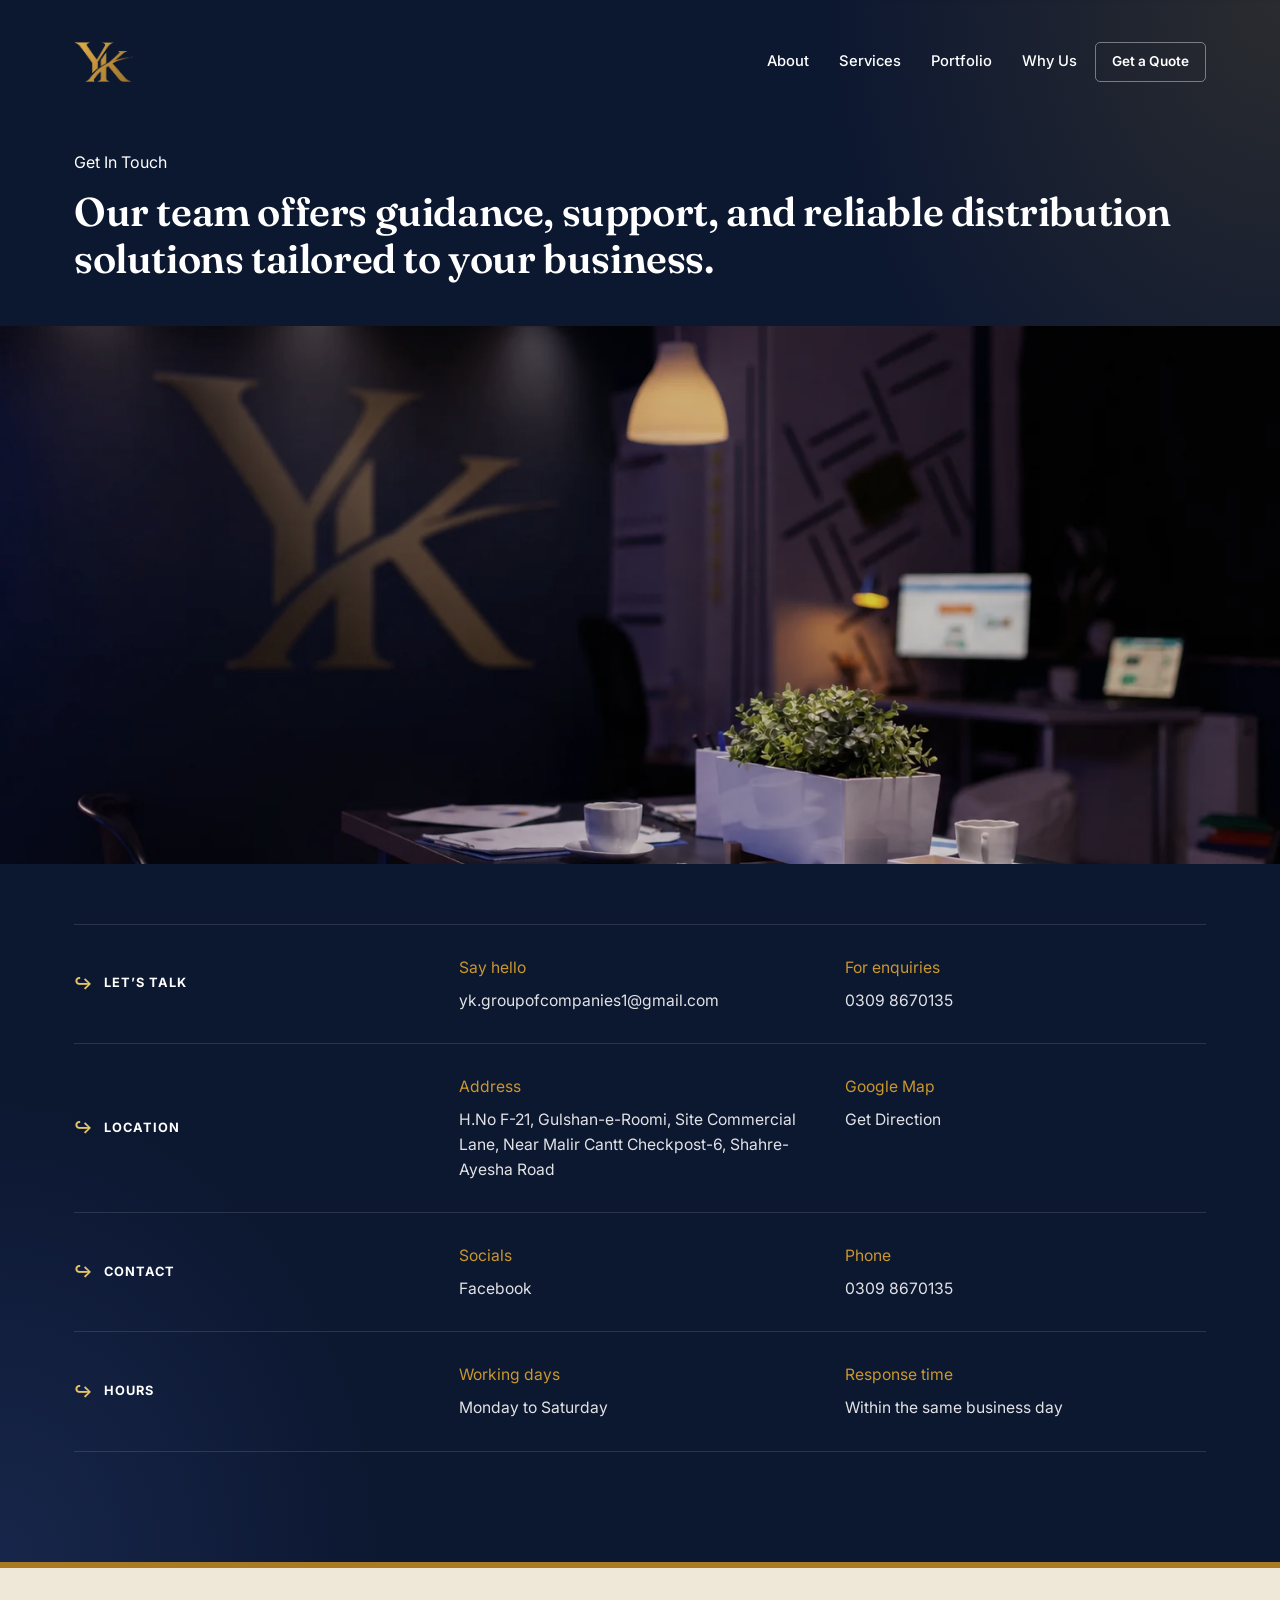
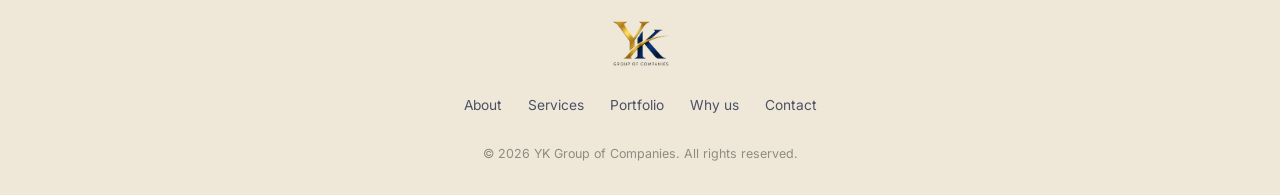
<file: contact/index.html>
<!DOCTYPE html>
<html lang="en">

<head>
  <meta charset="UTF-8">
  <meta name="viewport" content="width=device-width, initial-scale=1.0">
  <title>Contact Us | YK Group of Companies</title>
  <meta name="description"
    content="Get in touch with YK Group of Companies for distribution, import and export, clearing and forwarding, and logistics enquiries. Call, email, or find us on the map.">

  <link rel="canonical" href="https://ykgroupofcompanies.vercel.app/contact/">

  <meta property="og:type" content="website">
  <meta property="og:title" content="Contact Us | YK Group of Companies">
  <meta property="og:description"
    content="Get in touch with YK Group of Companies for distribution, import and export, clearing and forwarding, and logistics enquiries.">
  <meta property="og:url" content="https://ykgroupofcompanies.vercel.app/contact/">
  <meta property="og:site_name" content="YK Group of Companies">
  <meta property="og:image" content="https://ykgroupofcompanies.vercel.app/assets/yk-preview.webp">
  <meta property="og:image:width" content="1200">
  <meta property="og:image:height" content="630">
  <meta property="og:locale" content="en_US">

  <meta name="twitter:card" content="summary_large_image">
  <meta name="twitter:title" content="Contact Us | YK Group of Companies">
  <meta name="twitter:description"
    content="Get in touch with YK Group of Companies for distribution, import and export, clearing and forwarding, and logistics enquiries.">
  <meta name="twitter:image" content="https://ykgroupofcompanies.vercel.app/assets/yk-preview.webp">

  <link rel="icon" type="image/png" href="/assets/favicon-96x96.png" sizes="96x96" />
  <link rel="icon" type="image/svg+xml" href="/assets/favicon.svg" />
  <link rel="shortcut icon" href="/assets/favicon.ico" />
  <link rel="apple-touch-icon" sizes="180x180" href="/assets/apple-touch-icon.png" />
  <meta name="apple-mobile-web-app-title" content="YKGOC" />
  <link rel="manifest" href="/assets/site.webmanifest" />

  <link rel="preconnect" href="https://fonts.googleapis.com">
  <link rel="preconnect" href="https://fonts.gstatic.com" crossorigin>
  <link
    href="https://fonts.googleapis.com/css2?family=Fraunces:opsz,wght@9..144,400;9..144,500;9..144,600;9..144,700;9..144,900&family=Inter:wght@400;500;600;700;800&display=swap"
    rel="stylesheet">

  <link rel="stylesheet" href="../styles.css">
</head>

<body>

  <!-- ===== ROUTE PROGRESS LINE (fixed, decorative) ===== -->
  <div class="route-progress" aria-hidden="true"><span id="routeFill"></span></div>

  <!-- ===== TOP BAR ===== -->
  <header class="topbar" id="topbar">
    <div class="topbar-inner">
      <a href="/" class="brand">
        <img src="/assets/yk-logo-gold.webp" alt="YK Group of Companies emblem" class="brand-mark brand-mark-light">
        <img src="/assets/yk-logo-navy.webp" alt="YK Group of Companies emblem" class="brand-mark brand-mark-dark">
      </a>

      <nav class="topnav" id="topnav" aria-label="Primary">
        <a href="/about/">About</a>
        <a href="/services/">Services</a>
        <a href="/portfolio/">Portfolio</a>
        <a href="/why-us/">Why Us</a>
      </nav>

      <div class="topbar-actions">
        <a href="/contact/" class="btn btn-outline btn-sm">Get a Quote</a>
      </div>

      <button class="menu-toggle" id="menuToggle" aria-label="Open menu" aria-expanded="false" aria-controls="topnav">
        <span></span><span></span><span></span>
      </button>
    </div>
  </header>
  <main id="top">

    <!-- ===== CONTACT ===== -->
    <section class="section section-navy" id="contact" style="padding-top: 150px;">
      <div class="section-bg" aria-hidden="true"></div>
      <div class="contact-head container" data-reveal>
        <p class="eyebrow">Get In Touch</p>
        <h2 class="h2 h2-light">Our team offers guidance, support, and reliable distribution solutions tailored to your
          business.</h2>
      </div>

      <div class="contact-media" data-reveal>
        <img src="../assets/contact-img.webp" alt="YK Group team at work">
      </div>

      <div class="container">
        <div class="contact-rows">

          <div class="contact-row" data-reveal>
            <div class="contact-row-label">
              <span class="contact-row-arrow">&#8618;</span> LET&rsquo;S TALK
            </div>
            <div class="contact-row-col">
              <span class="contact-row-caption">Say hello</span>
              <a href="mailto:yk.groupofcompanies1@gmail.com">yk.groupofcompanies1@gmail.com</a>
            </div>
            <div class="contact-row-col">
              <span class="contact-row-caption">For enquiries</span>
              <a href="tel:03098670135">0309 8670135</a>
            </div>
          </div>

          <div class="contact-row" data-reveal>
            <div class="contact-row-label">
              <span class="contact-row-arrow">&#8618;</span> LOCATION
            </div>
            <div class="contact-row-col">
              <span class="contact-row-caption">Address</span>
              <span>H.No F-21, Gulshan-e-Roomi, Site Commercial Lane, Near Malir Cantt Checkpost-6, Shahre-Ayesha
                Road</span>
            </div>
            <div class="contact-row-col">
              <span class="contact-row-caption">Google Map</span>
              <a href="https://maps.google.com/?q=Gulshan+e+roomi+site+commercial+lane+near+malir+cantt+checkpost-6+shahre-ayesha+road"
                target="_blank" rel="noopener">Get Direction</a>
            </div>
          </div>

          <div class="contact-row" data-reveal>
            <div class="contact-row-label">
              <span class="contact-row-arrow">&#8618;</span> CONTACT
            </div>
            <div class="contact-row-col">
              <span class="contact-row-caption">Socials</span>
              <a href="https://facebook.com/ykgroupofcompanies" target="_blank" rel="noopener">Facebook</a>
            </div>
            <div class="contact-row-col">
              <span class="contact-row-caption">Phone</span>
              <a href="tel:03098670135">0309 8670135</a>
            </div>
          </div>

          <div class="contact-row" data-reveal>
            <div class="contact-row-label">
              <span class="contact-row-arrow">&#8618;</span> HOURS
            </div>
            <div class="contact-row-col">
              <span class="contact-row-caption">Working days</span>
              <span>Monday to Saturday</span>
            </div>
            <div class="contact-row-col">
              <span class="contact-row-caption">Response time</span>
              <span>Within the same business day</span>
            </div>
          </div>

        </div>
      </div>
    </section>

  </main>

  <!-- ===== FOOTER ===== -->
  <footer class="footer">
    <div class="container footer-inner">
      <div class="footer-logo">
        <a href="/" class="brand brand-footer">
          <img src="/assets/yk-logo.png" alt="YK Group of Companies emblem" class="brand-mark">
        </a>
      </div>
      <div class="footer-links">
        <a href="/about/">About</a>
        <a href="/services/">Services</a>
        <a href="/portfolio/">Portfolio</a>
        <a href="/why-us/">Why us</a>
        <a href="/contact/">Contact</a>
      </div>
      <p class="footer-copy">&copy; <span id="year"></span> YK Group of Companies. All rights reserved.</p>
    </div>
  </footer>

  <a href="tel:03098670135" class="mobile-call" aria-label="Call YK Group of Companies">
    <svg viewBox="0 0 24 24">
      <path
        d="M6.6 10.8a15.4 15.4 0 0 0 6.6 6.6l2.2-2.2a1 1 0 0 1 1-.25c1.1.36 2.3.56 3.5.56a1 1 0 0 1 1 1V20a1 1 0 0 1-1 1C10.4 21 3 13.6 3 4.5a1 1 0 0 1 1-1h3.5a1 1 0 0 1 1 1c0 1.2.2 2.4.56 3.5a1 1 0 0 1-.25 1L6.6 10.8Z" />
    </svg>
  </a>

  <script src="../script.js"></script>
</body>

</html>
</file>
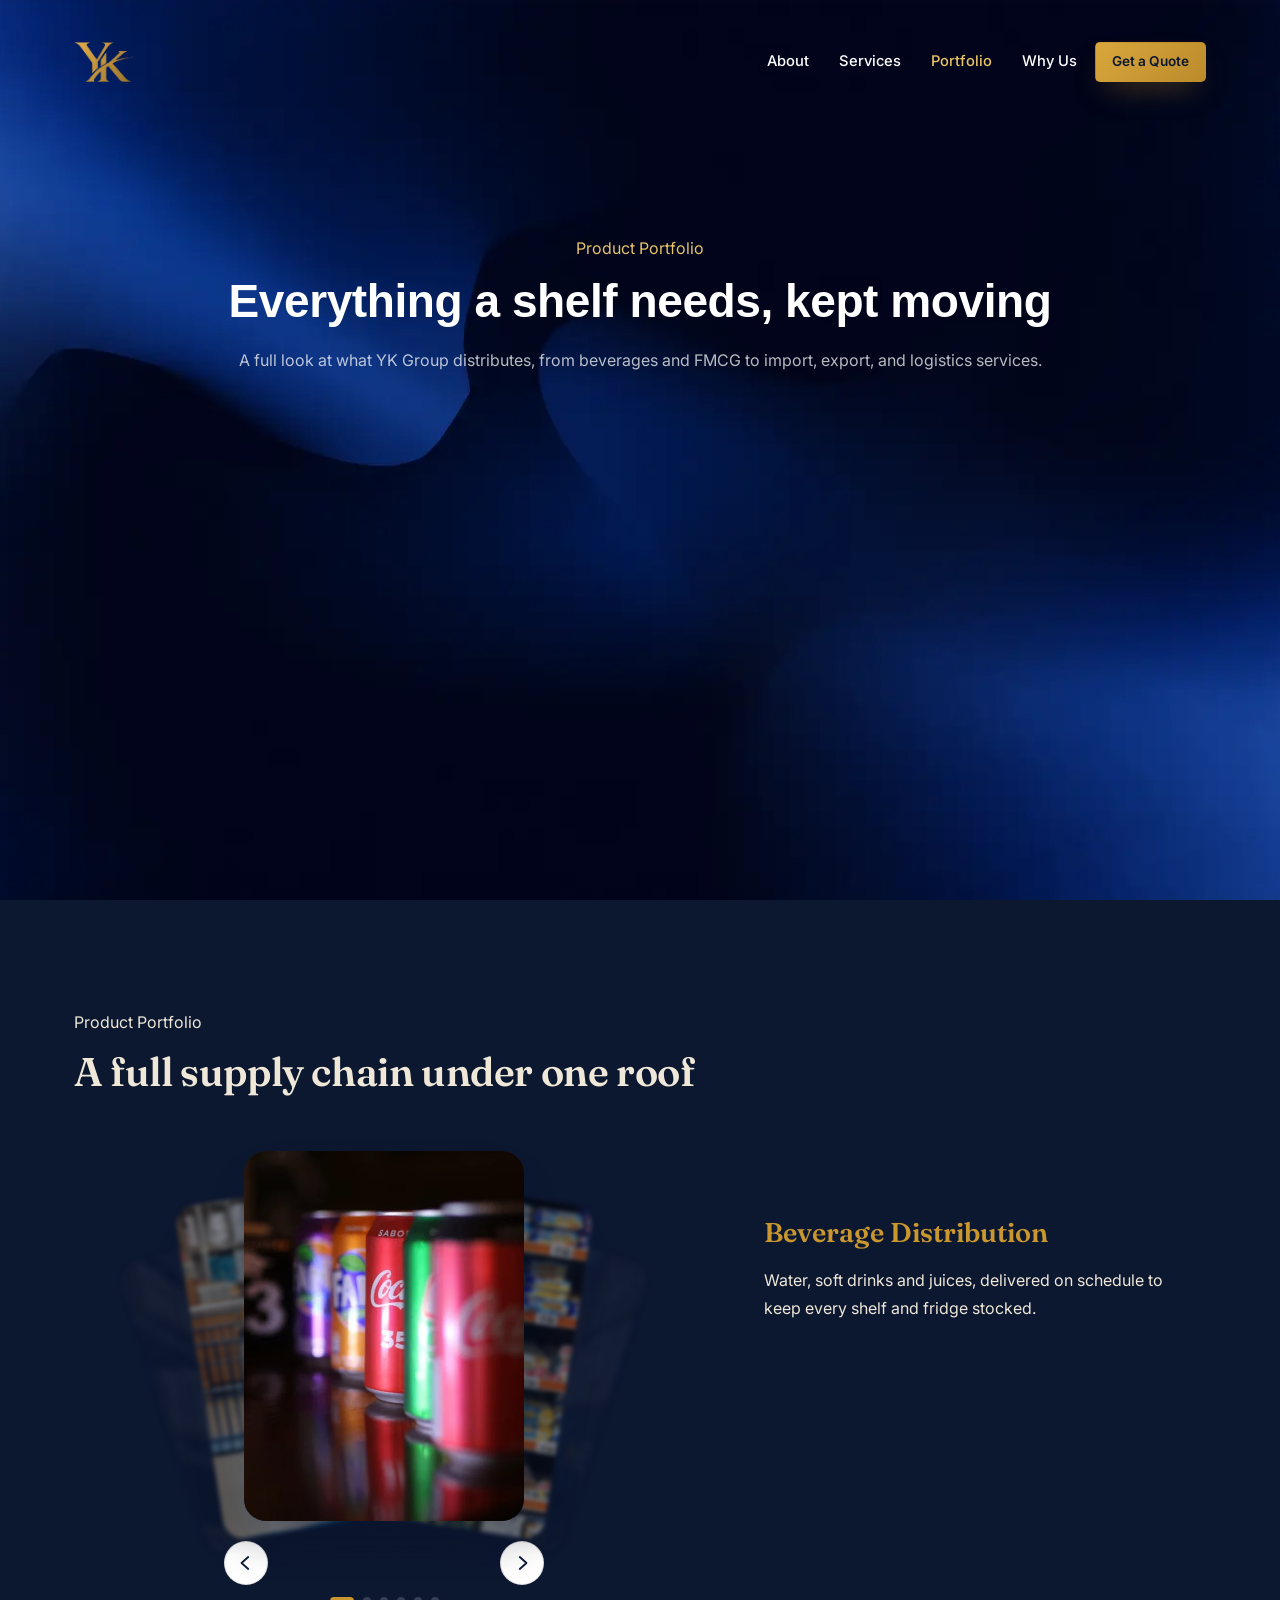
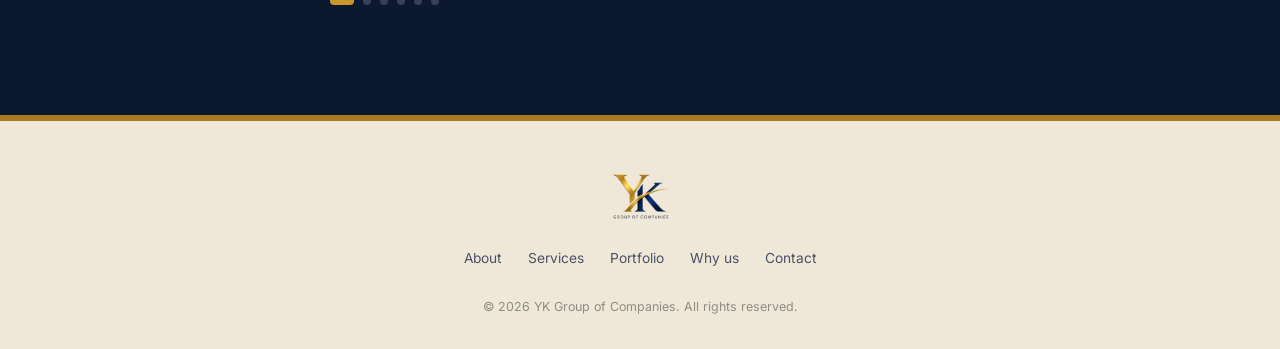
<file: portfolio/index.html>
<!DOCTYPE html>
<html lang="en">

<head>
  <meta charset="UTF-8">
  <meta name="viewport" content="width=device-width, initial-scale=1.0">
  <title>Product Portfolio | YK Group of Companies</title>
  <meta name="description"
    content="Explore the product portfolio of YK Group of Companies, covering beverage distribution, FMCG distribution, import and export, clearing and forwarding, warehousing, and retail and wholesale supply.">

  <link rel="canonical" href="https://ykgroupofcompanies.vercel.app/portfolio/">

  <meta property="og:type" content="website">
  <meta property="og:title" content="Product Portfolio | YK Group of Companies">
  <meta property="og:description"
    content="Explore the product portfolio of YK Group of Companies, covering beverage distribution, FMCG distribution, import and export, clearing and forwarding, warehousing, and retail and wholesale supply.">
  <meta property="og:url" content="https://ykgroupofcompanies.vercel.app/portfolio/">
  <meta property="og:site_name" content="YK Group of Companies">
  <meta property="og:image" content="https://ykgroupofcompanies.vercel.app/assets/yk-preview.webp">
  <meta property="og:image:width" content="1200">
  <meta property="og:image:height" content="630">
  <meta property="og:locale" content="en_US">

  <meta name="twitter:card" content="summary_large_image">
  <meta name="twitter:title" content="Product Portfolio | YK Group of Companies">
  <meta name="twitter:description"
    content="Explore the product portfolio of YK Group of Companies, covering beverage distribution, FMCG distribution, import and export, clearing and forwarding, warehousing, and retail and wholesale supply.">
  <meta name="twitter:image" content="https://ykgroupofcompanies.vercel.app/assets/yk-preview.webp">

  <link rel="icon" type="image/png" href="/assets/favicon-96x96.png" sizes="96x96" />
  <link rel="icon" type="image/svg+xml" href="/assets/favicon.svg" />
  <link rel="shortcut icon" href="/assets/favicon.ico" />
  <link rel="apple-touch-icon" sizes="180x180" href="/assets/apple-touch-icon.png" />
  <meta name="apple-mobile-web-app-title" content="YKGOC" />
  <link rel="manifest" href="/assets/site.webmanifest" />

  <link rel="preconnect" href="https://fonts.googleapis.com">
  <link rel="preconnect" href="https://fonts.gstatic.com" crossorigin>
  <link
    href="https://fonts.googleapis.com/css2?family=Fraunces:opsz,wght@9..144,400;9..144,500;9..144,600;9..144,700;9..144,900&family=Inter:wght@400;500;600;700;800&display=swap"
    rel="stylesheet">

  <link rel="stylesheet" href="/styles.css">
</head>

<body>

  <!-- ===== ROUTE PROGRESS LINE (fixed, decorative) ===== -->
  <div class="route-progress" aria-hidden="true"><span id="routeFill"></span></div>

  <!-- ===== TOP BAR ===== -->
  <header class="topbar" id="topbar">
    <div class="topbar-inner">
      <a href="/" class="brand">
        <img src="/assets/yk-logo-gold.webp" alt="YK Group of Companies emblem" class="brand-mark brand-mark-light">
        <img src="/assets/yk-logo-navy.webp" alt="YK Group of Companies emblem" class="brand-mark brand-mark-dark">
      </a>

      <nav class="topnav" id="topnav" aria-label="Primary">
        <a href="/about/">About</a>
        <a href="/services/">Services</a>
        <a href="/portfolio/" class="is-active">Portfolio</a>
        <a href="/why-us/">Why Us</a>
      </nav>

      <div class="topbar-actions">
        <a href="/contact/" class="btn btn-solid btn-sm">Get a Quote</a>
      </div>

      <button class="menu-toggle" id="menuToggle" aria-label="Open menu" aria-expanded="false" aria-controls="topnav">
        <span></span><span></span><span></span>
      </button>
    </div>
  </header>

  <main id="top">

    <!-- ===== PAGE HERO ===== -->
    <section class="page-hero">
      <div class="container">
        <p class="eyebrow" data-reveal>Product Portfolio</p>
        <h2 class="h2" data-reveal>Everything a shelf needs, kept moving</h2>
        <p class="p-lead" data-reveal>A full look at what YK Group distributes, from beverages and FMCG to import,
          export, and logistics services.</p>
      </div>
    </section>

    <!-- ===== SERVICES ===== -->
    <section class="section portfolio-section" id="services">
      <div class="container">
        <div class="section-head" data-reveal>
          <p class="eyebrow eyebrow-dark">Product Portfolio</p>
          <h2 class="h2">A full supply chain under one roof</h2>
        </div>

        <div class="portfolio" data-reveal>
          <div class="portfolio-stack" id="portfolioStack">

            <div class="portfolio-card" data-index="0">
              <img src="/assets/beverage-distribution.webp" alt="Beverage Distribution">
            </div>
            <div class="portfolio-card" data-index="1">
              <img src="/assets/fmcg-distributions.webp" alt="FMCG Distribution">
            </div>
            <div class="portfolio-card" data-index="2">
              <img src="/assets/import-export.webp" alt="Import and Export">
            </div>
            <div class="portfolio-card" data-index="3">
              <img src="/assets/clearing-forwarding.webp" alt="Clearing and Forwarding">
            </div>
            <div class="portfolio-card" data-index="4">
              <img src="/assets/warehousing-logistics.webp" alt="Warehousing and Logistics">
            </div>
            <div class="portfolio-card" data-index="5">
              <img src="/assets/retail-wholesale.webp" alt="Retail and Wholesale Supply">
            </div>

            <button class="portfolio-nav portfolio-nav-prev" id="portfolioPrev" aria-label="Previous">
              <svg viewBox="0 0 24 24">
                <path d="M15 4 6 12l9 8" />
              </svg>
            </button>
            <button class="portfolio-nav portfolio-nav-next" id="portfolioNext" aria-label="Next">
              <svg viewBox="0 0 24 24">
                <path d="M9 4l9 8-9 8" />
              </svg>
            </button>
          </div>

          <div class="portfolio-dots" id="portfolioDots"></div>

          <div class="portfolio-info">
            <h3 class="portfolio-title" id="portfolioTitle">Beverage Distribution</h3>
            <p class="portfolio-desc" id="portfolioDesc">Water, soft drinks and juices, delivered on schedule to keep
              every shelf and fridge stocked.</p>
          </div>
        </div>
      </div>
    </section>

  </main>

  <!-- ===== FOOTER ===== -->
  <footer class="footer">
    <div class="container footer-inner">
      <div class="footer-logo">
        <a href="/" class="brand brand-footer">
          <img src="/assets/yk-logo.png" alt="YK Group of Companies emblem" class="brand-mark">
        </a>
      </div>
      <div class="footer-links">
        <a href="/about/">About</a>
        <a href="/services/">Services</a>
        <a href="/portfolio/">Portfolio</a>
        <a href="/why-us/">Why us</a>
        <a href="/contact/">Contact</a>
      </div>
      <p class="footer-copy">&copy; <span id="year"></span> YK Group of Companies. All rights reserved.</p>
    </div>
  </footer>

  <a href="tel:03098670135" class="mobile-call" aria-label="Call YK Group of Companies">
    <svg viewBox="0 0 24 24">
      <path
        d="M6.6 10.8a15.4 15.4 0 0 0 6.6 6.6l2.2-2.2a1 1 0 0 1 1-.25c1.1.36 2.3.56 3.5.56a1 1 0 0 1 1 1V20a1 1 0 0 1-1 1C10.4 21 3 13.6 3 4.5a1 1 0 0 1 1-1h3.5a1 1 0 0 1 1 1c0 1.2.2 2.4.56 3.5a1 1 0 0 1-.25 1L6.6 10.8Z" />
    </svg>
  </a>

  <script src="/script.js"></script>
</body>

</html>
</file>
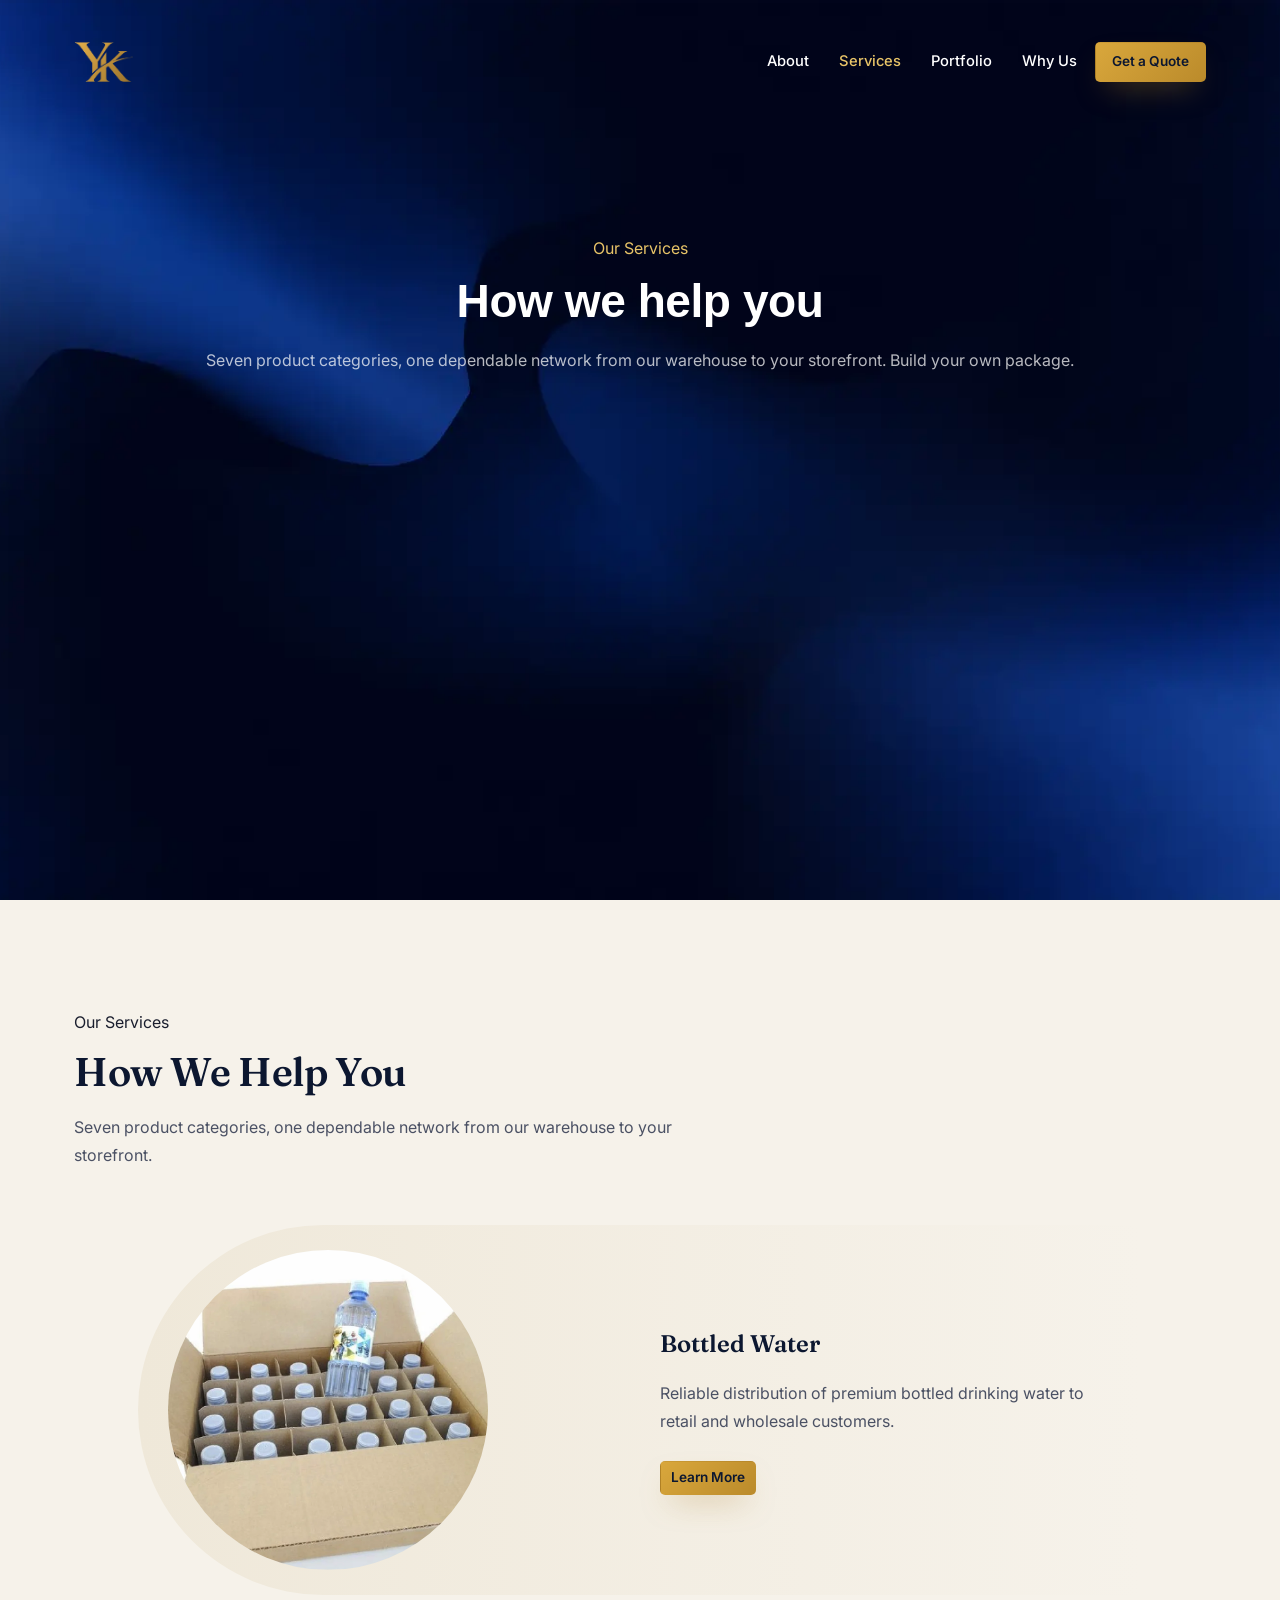
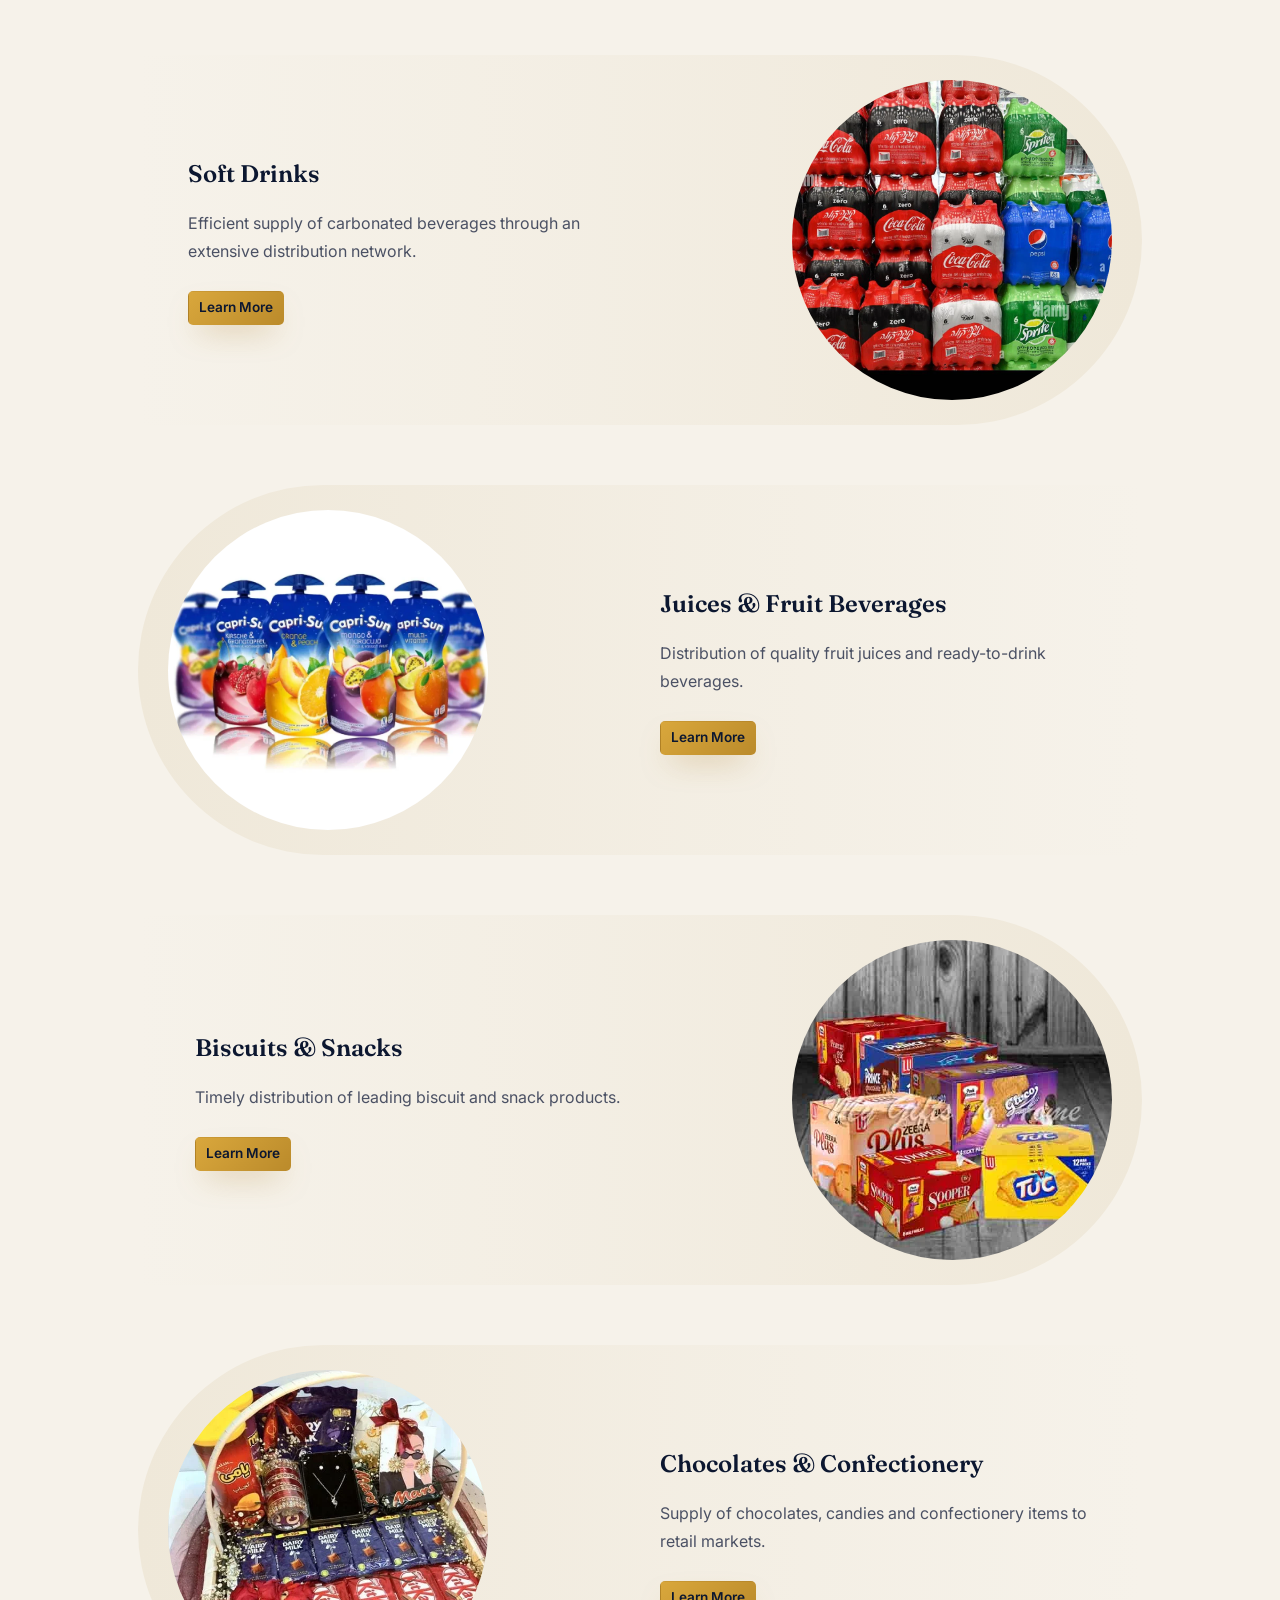
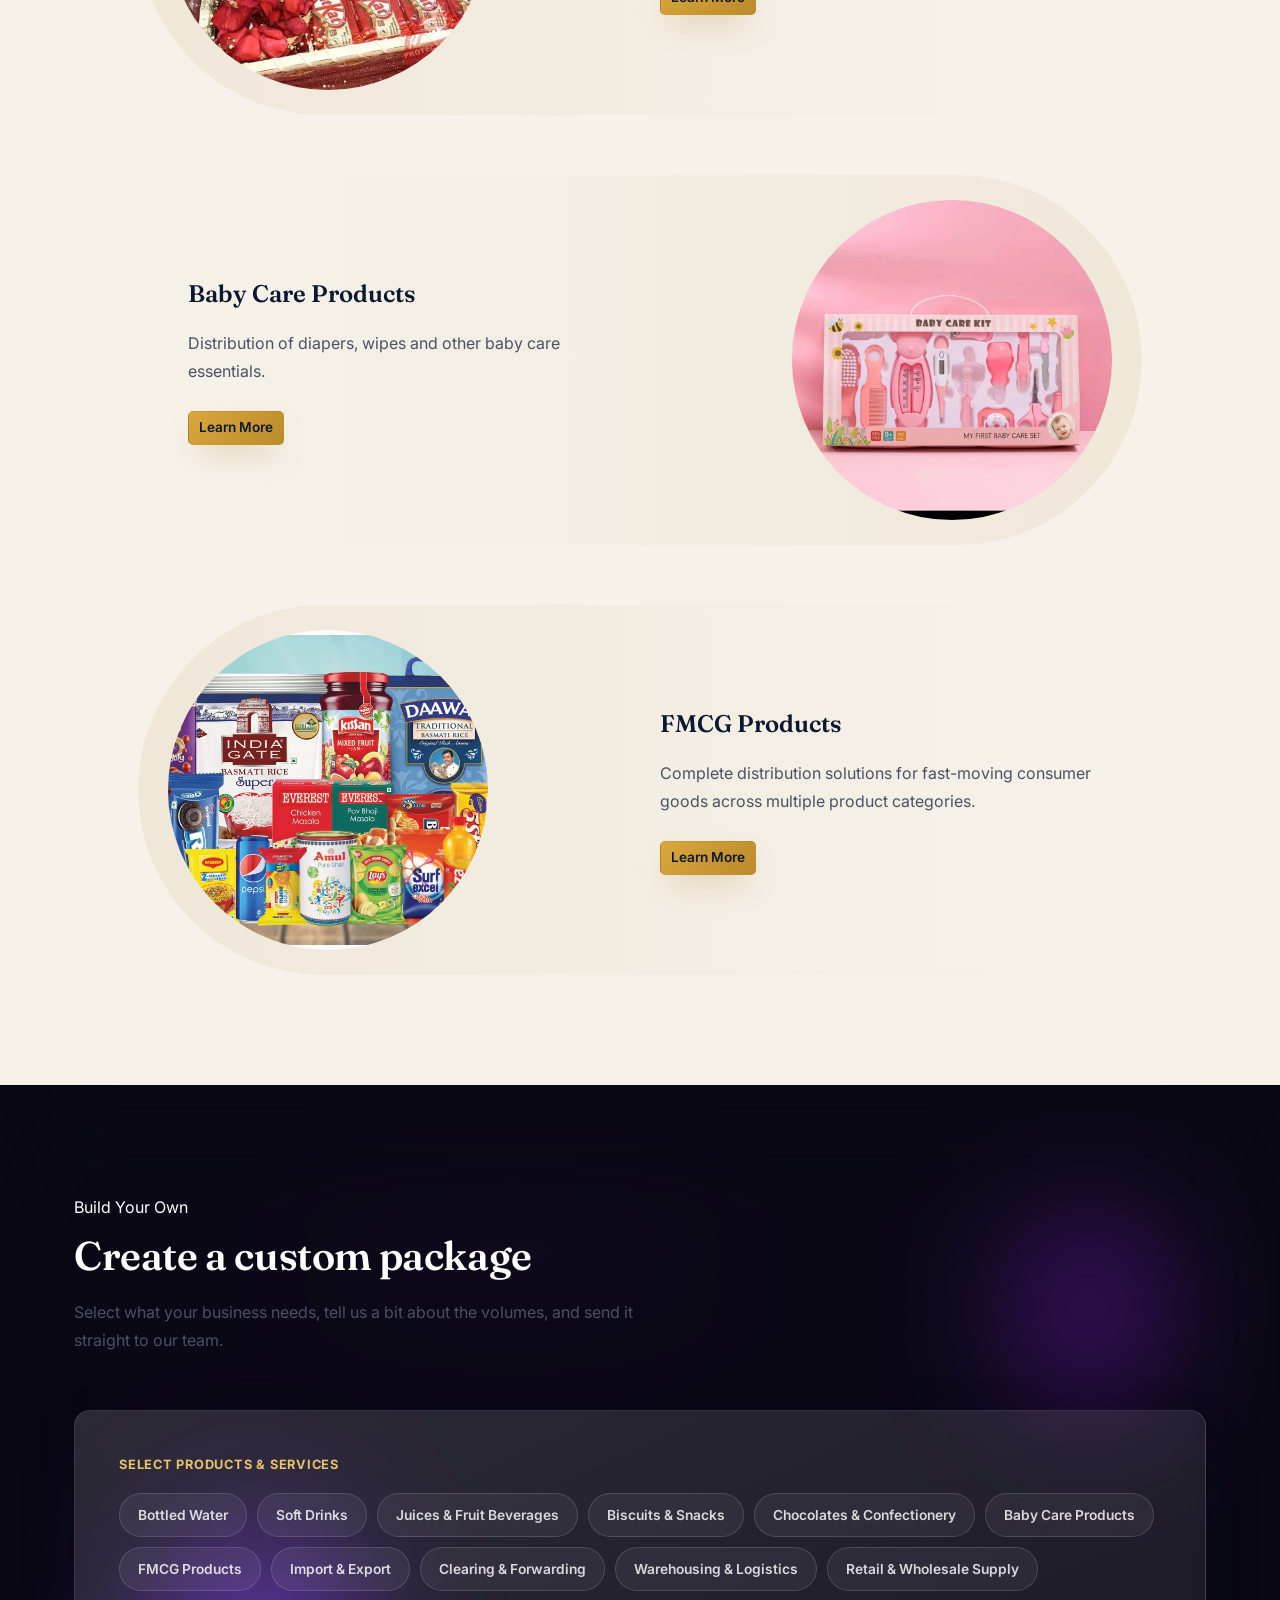
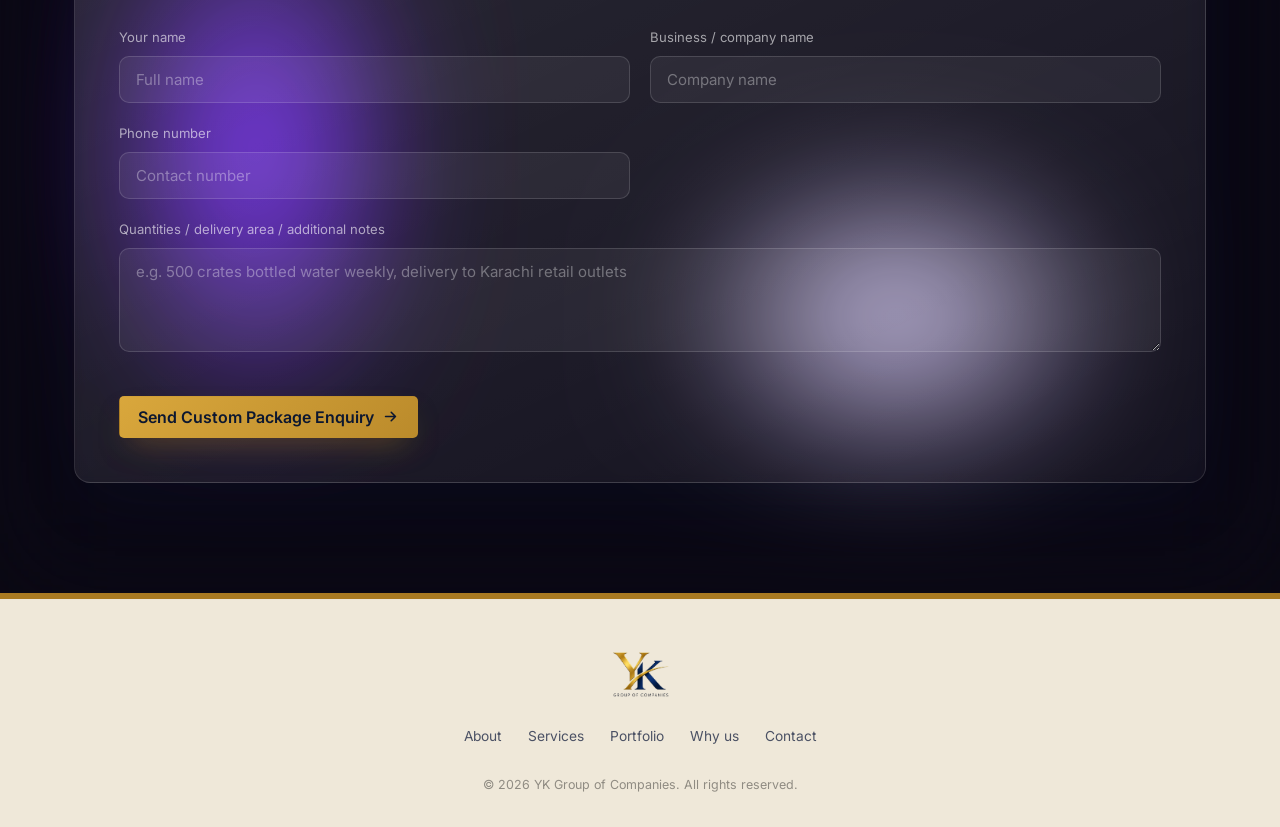
<file: services/index.html>
<!DOCTYPE html>
<html lang="en">

<head>
  <meta charset="UTF-8">
  <meta name="viewport" content="width=device-width, initial-scale=1.0">
  <title>Our Services | YK Group of Companies</title>
  <meta name="description"
    content="Explore the distribution and logistics services offered by YK Group of Companies, covering beverages, FMCG, import and export, clearing and forwarding, and more. Build a custom package to fit your business.">

  <link rel="canonical" href="https://ykgroupofcompanies.vercel.app/services/">

  <meta property="og:type" content="website">
  <meta property="og:title" content="Our Services | YK Group of Companies">
  <meta property="og:description"
    content="Explore the distribution and logistics services offered by YK Group of Companies and build a custom package to fit your business.">
  <meta property="og:url" content="https://ykgroupofcompanies.vercel.app/services/">
  <meta property="og:site_name" content="YK Group of Companies">
  <meta property="og:image" content="https://ykgroupofcompanies.vercel.app/assets/yk-preview.webp">
  <meta property="og:image:width" content="1200">
  <meta property="og:image:height" content="630">
  <meta property="og:locale" content="en_US">

  <meta name="twitter:card" content="summary_large_image">
  <meta name="twitter:title" content="Our Services | YK Group of Companies">
  <meta name="twitter:description"
    content="Explore the distribution and logistics services offered by YK Group of Companies and build a custom package to fit your business.">
  <meta name="twitter:image" content="https://ykgroupofcompanies.vercel.app/assets/yk-preview.webp">

  <link rel="icon" type="image/png" href="/assets/favicon-96x96.png" sizes="96x96" />
  <link rel="icon" type="image/svg+xml" href="/assets/favicon.svg" />
  <link rel="shortcut icon" href="/assets/favicon.ico" />
  <link rel="apple-touch-icon" sizes="180x180" href="/assets/apple-touch-icon.png" />
  <meta name="apple-mobile-web-app-title" content="YKGOC" />
  <link rel="manifest" href="/assets/site.webmanifest" />

  <link rel="preconnect" href="https://fonts.googleapis.com">
  <link rel="preconnect" href="https://fonts.gstatic.com" crossorigin>
  <link
    href="https://fonts.googleapis.com/css2?family=Fraunces:opsz,wght@9..144,400;9..144,500;9..144,600;9..144,700;9..144,900&family=Inter:wght@400;500;600;700;800&display=swap"
    rel="stylesheet">

  <link rel="stylesheet" href="/styles.css">
</head>

<body>

  <!-- ===== ROUTE PROGRESS LINE (fixed, decorative) ===== -->
  <div class="route-progress" aria-hidden="true"><span id="routeFill"></span></div>

  <!-- ===== TOP BAR ===== -->
  <header class="topbar" id="topbar">
    <div class="topbar-inner">
      <a href="/" class="brand">
        <img src="/assets/yk-logo-gold.webp" alt="YK Group of Companies emblem" class="brand-mark brand-mark-light">
        <img src="/assets/yk-logo-navy.webp" alt="YK Group of Companies emblem" class="brand-mark brand-mark-dark">
      </a>

      <nav class="topnav" id="topnav" aria-label="Primary">
        <a href="/about/">About</a>
        <a href="/services/" class="is-active">Services</a>
        <a href="/portfolio/">Portfolio</a>
        <a href="/why-us/">Why Us</a>
      </nav>

      <div class="topbar-actions">
        <a href="/contact/" class="btn btn-solid btn-sm">Get a Quote</a>
      </div>

      <button class="menu-toggle" id="menuToggle" aria-label="Open menu" aria-expanded="false" aria-controls="topnav">
        <span></span><span></span><span></span>
      </button>
    </div>
  </header>

  <main id="top">

    <!-- ===== PAGE HERO ===== -->
    <section class="page-hero">
      <div class="container">
        <p class="eyebrow" data-reveal>Our Services</p>
        <h2 class="h2" data-reveal>How we help you</h2>
        <p class="p-lead" data-reveal>Seven product categories, one dependable network from our warehouse to your
          storefront. Build your own package.</p>
      </div>
    </section>

    <!-- ===== DISTRIBUTION CATEGORIES ===== -->
    <section class="section section-ivory" id="categories">
      <div class="container">
        <div class="section-head center" data-reveal>
          <p class="eyebrow eyebrow-dark">Our Services</p>
          <h2 class="h2">How We Help You</h2>
          <p class="p-lead">Seven product categories, one dependable network from our warehouse to your storefront.</p>
        </div>

        <div class="how-list">

          <div class="how-row" data-reveal>
            <div class="how-media">
              <img src="/assets/bottled-water.webp" alt="Bottled Water">
            </div>
            <div class="how-copy">
              <h3>Bottled Water</h3>
              <p>Reliable distribution of premium bottled drinking water to retail and wholesale customers.</p>
              <a href="/contact/" class="btn btn-solid">Learn More</a>
            </div>
          </div>

          <div class="how-row how-row-reverse" data-reveal>
            <div class="how-media">
              <img src="/assets/soft-drinks.webp" alt="Soft Drinks">
            </div>
            <div class="how-copy">
              <h3>Soft Drinks</h3>
              <p>Efficient supply of carbonated beverages through an extensive distribution network.</p>
              <a href="/contact/" class="btn btn-solid">Learn More</a>
            </div>
          </div>

          <div class="how-row" data-reveal>
            <div class="how-media">
              <img src="/assets/fruits-beverages.webp" alt="Juices and Fruit Beverages">
            </div>
            <div class="how-copy">
              <h3>Juices &amp; Fruit Beverages</h3>
              <p>Distribution of quality fruit juices and ready-to-drink beverages.</p>
              <a href="/contact/" class="btn btn-solid">Learn More</a>
            </div>
          </div>

          <div class="how-row how-row-reverse" data-reveal>
            <div class="how-media">
              <img src="/assets/biscuits-snacks.webp" alt="Biscuits and Snacks">
            </div>
            <div class="how-copy">
              <h3>Biscuits &amp; Snacks</h3>
              <p>Timely distribution of leading biscuit and snack products.</p>
              <a href="/contact/" class="btn btn-solid">Learn More</a>
            </div>
          </div>

          <div class="how-row" data-reveal>
            <div class="how-media">
              <img src="/assets/Chocolates-Confectionery.webp" alt="Chocolates and Confectionery">
            </div>
            <div class="how-copy">
              <h3>Chocolates &amp; Confectionery</h3>
              <p>Supply of chocolates, candies and confectionery items to retail markets.</p>
              <a href="/contact/" class="btn btn-solid">Learn More</a>
            </div>
          </div>

          <div class="how-row how-row-reverse" data-reveal>
            <div class="how-media">
              <img src="/assets/babycare-products.webp" alt="Baby Care Products">
            </div>
            <div class="how-copy">
              <h3>Baby Care Products</h3>
              <p>Distribution of diapers, wipes and other baby care essentials.</p>
              <a href="/contact/" class="btn btn-solid">Learn More</a>
            </div>
          </div>

          <div class="how-row" data-reveal>
            <div class="how-media">
              <img src="/assets/fmcg-products.webp" alt="FMCG Products">
            </div>
            <div class="how-copy">
              <h3>FMCG Products</h3>
              <p>Complete distribution solutions for fast-moving consumer goods across multiple product categories.</p>
              <a href="/contact/" class="btn btn-solid">Learn More</a>
            </div>
          </div>

        </div>
      </div>
    </section>

    <!-- ===== CUSTOM PACKAGE BUILDER ===== -->
    <section class="section section-navy" id="package">
      <div class="section-bg" aria-hidden="true"></div>
      <div class="container">
        <div class="section-head center" data-reveal>
          <p class="eyebrow">Build Your Own</p>
          <h2 class="h2 h2-light">Create a custom package</h2>
          <p class="p-lead p-lead-light">Select what your business needs, tell us a bit about the volumes, and send it
            straight to our team.</p>
        </div>

        <form class="package-builder glass" id="packageForm" data-reveal>

          <div class="package-group">
            <span class="package-group-label">Select products &amp; services</span>
            <div class="package-options">
              <label class="package-option">
                <input type="checkbox" name="item" value="Bottled Water">
                <span>Bottled Water</span>
              </label>
              <label class="package-option">
                <input type="checkbox" name="item" value="Soft Drinks">
                <span>Soft Drinks</span>
              </label>
              <label class="package-option">
                <input type="checkbox" name="item" value="Juices & Fruit Beverages">
                <span>Juices &amp; Fruit Beverages</span>
              </label>
              <label class="package-option">
                <input type="checkbox" name="item" value="Biscuits & Snacks">
                <span>Biscuits &amp; Snacks</span>
              </label>
              <label class="package-option">
                <input type="checkbox" name="item" value="Chocolates & Confectionery">
                <span>Chocolates &amp; Confectionery</span>
              </label>
              <label class="package-option">
                <input type="checkbox" name="item" value="Baby Care Products">
                <span>Baby Care Products</span>
              </label>
              <label class="package-option">
                <input type="checkbox" name="item" value="FMCG Products">
                <span>FMCG Products</span>
              </label>
              <label class="package-option">
                <input type="checkbox" name="item" value="Import & Export">
                <span>Import &amp; Export</span>
              </label>
              <label class="package-option">
                <input type="checkbox" name="item" value="Clearing & Forwarding">
                <span>Clearing &amp; Forwarding</span>
              </label>
              <label class="package-option">
                <input type="checkbox" name="item" value="Warehousing & Logistics">
                <span>Warehousing &amp; Logistics</span>
              </label>
              <label class="package-option">
                <input type="checkbox" name="item" value="Retail & Wholesale Supply">
                <span>Retail &amp; Wholesale Supply</span>
              </label>
            </div>
          </div>

          <div class="package-fields">
            <div class="package-field">
              <label for="pkgName">Your name</label>
              <input type="text" id="pkgName" name="pkgName" placeholder="Full name" required>
            </div>
            <div class="package-field">
              <label for="pkgCompany">Business / company name</label>
              <input type="text" id="pkgCompany" name="pkgCompany" placeholder="Company name">
            </div>
            <div class="package-field">
              <label for="pkgPhone">Phone number</label>
              <input type="tel" id="pkgPhone" name="pkgPhone" placeholder="Contact number">
            </div>
            <div class="package-field package-field-wide">
              <label for="pkgNotes">Quantities / delivery area / additional notes</label>
              <textarea id="pkgNotes" name="pkgNotes" rows="4"
                placeholder="e.g. 500 crates bottled water weekly, delivery to Karachi retail outlets"></textarea>
            </div>
          </div>

          <button type="submit" class="btn btn-solid btn-lg package-submit">
            Send Custom Package Enquiry
            <svg viewBox="0 0 24 24" class="icon">
              <path d="M5 12h14M13 6l6 6-6 6" />
            </svg>
          </button>
        </form>
      </div>
    </section>

  </main>

  <!-- ===== FOOTER ===== -->
  <footer class="footer">
    <div class="container footer-inner">
      <div class="footer-logo">
        <a href="/" class="brand brand-footer">
          <img src="/assets/yk-logo.png" alt="YK Group of Companies emblem" class="brand-mark">
        </a>
      </div>
      <div class="footer-links">
        <a href="/about/">About</a>
        <a href="/services/">Services</a>
        <a href="/portfolio/">Portfolio</a>
        <a href="/why-us/">Why us</a>
        <a href="/contact/">Contact</a>
      </div>
      <p class="footer-copy">&copy; <span id="year"></span> YK Group of Companies. All rights reserved.</p>
    </div>
  </footer>

  <a href="tel:03098670135" class="mobile-call" aria-label="Call YK Group of Companies">
    <svg viewBox="0 0 24 24">
      <path
        d="M6.6 10.8a15.4 15.4 0 0 0 6.6 6.6l2.2-2.2a1 1 0 0 1 1-.25c1.1.36 2.3.56 3.5.56a1 1 0 0 1 1 1V20a1 1 0 0 1-1 1C10.4 21 3 13.6 3 4.5a1 1 0 0 1 1-1h3.5a1 1 0 0 1 1 1c0 1.2.2 2.4.56 3.5a1 1 0 0 1-.25 1L6.6 10.8Z" />
    </svg>
  </a>

  <script src="/script.js"></script>
</body>

</html>
</file>
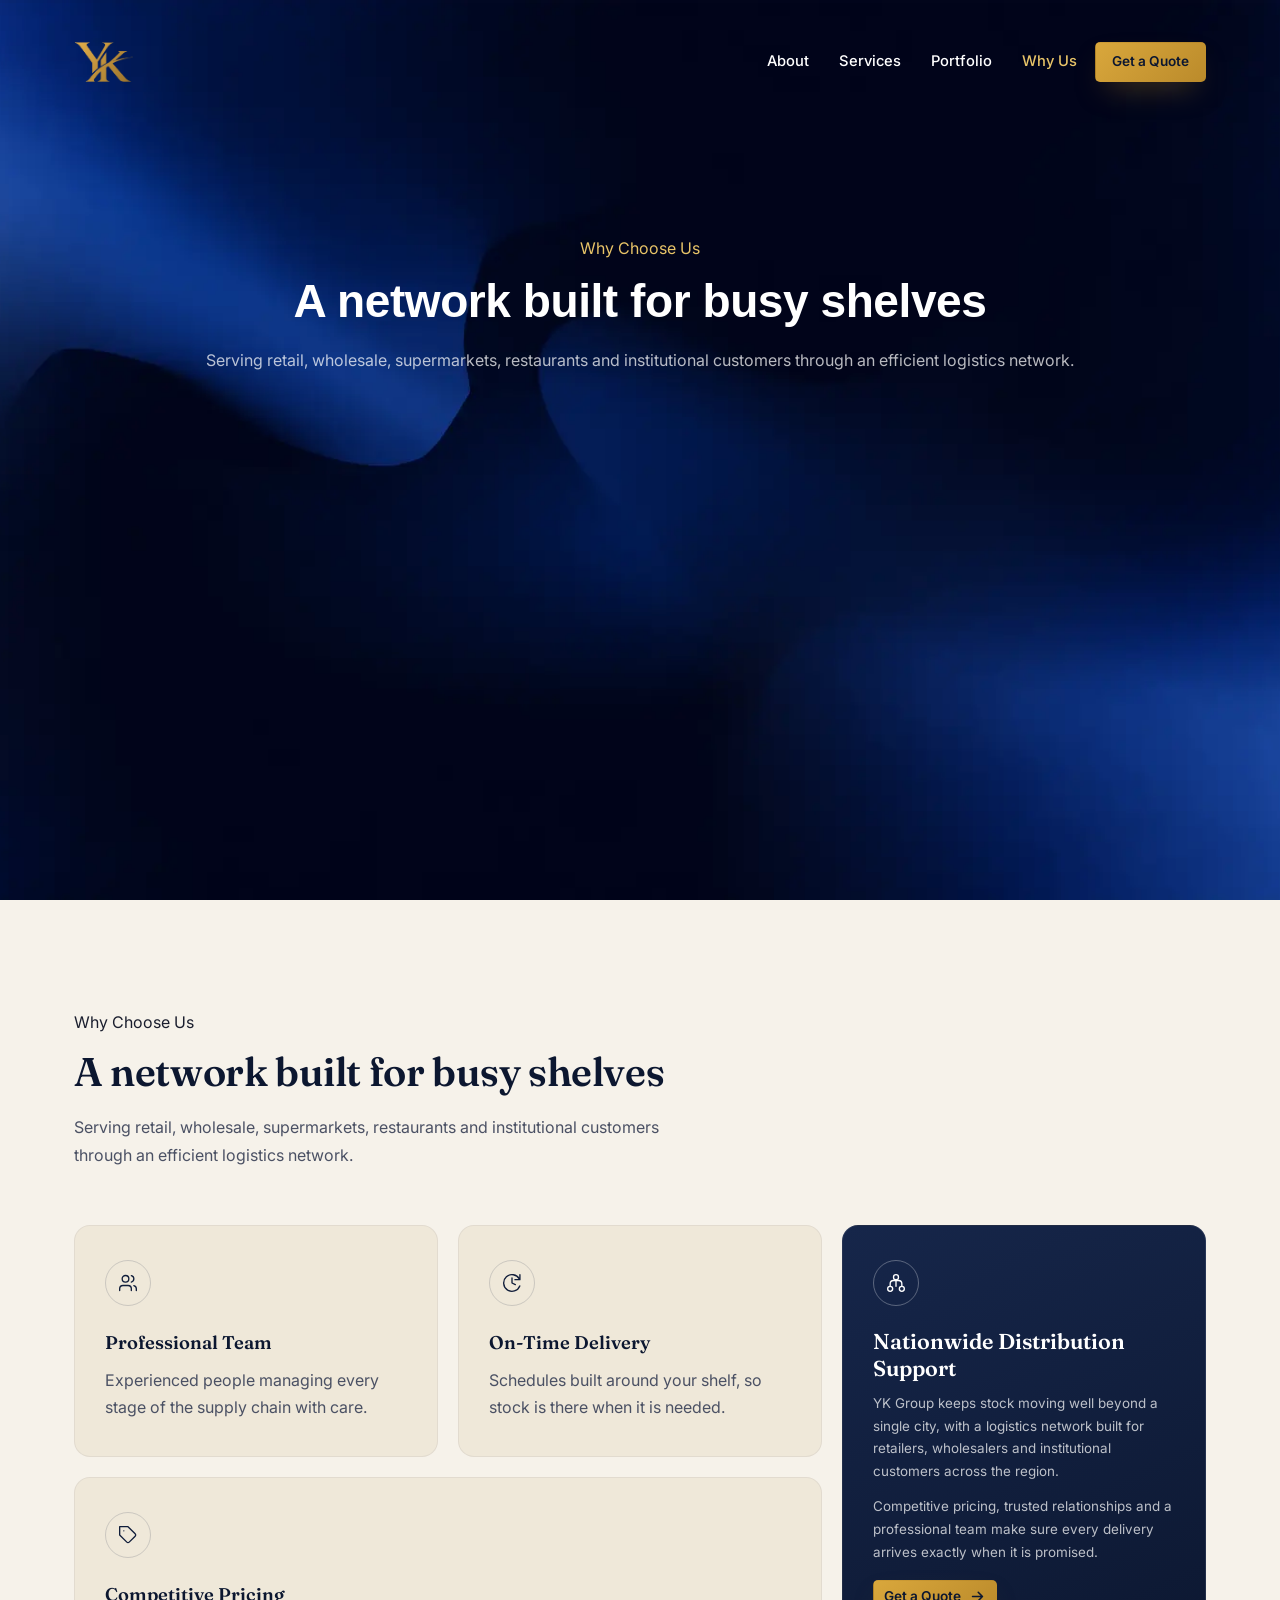
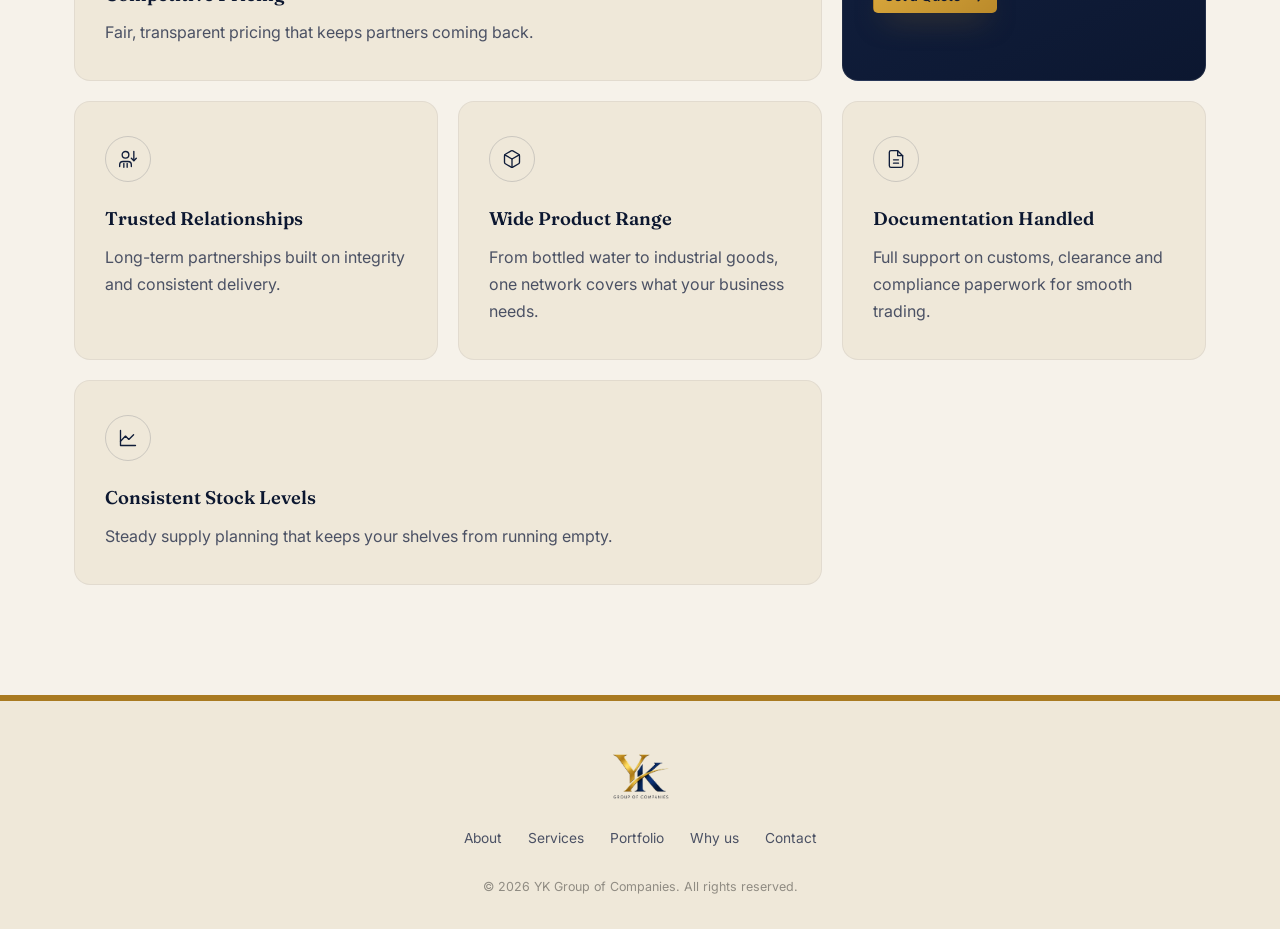
<file: why-us/index.html>
<!DOCTYPE html>
<html lang="en">

<head>
  <meta charset="UTF-8">
  <meta name="viewport" content="width=device-width, initial-scale=1.0">
  <title>Why Choose Us | YK Group of Companies</title>
  <meta name="description"
    content="See why businesses choose YK Group of Companies for beverage and FMCG distribution, import and export, clearing and forwarding, and nationwide logistics support.">

  <link rel="canonical" href="https://ykgroupofcompanies.vercel.app/why-us/">

  <meta property="og:type" content="website">
  <meta property="og:title" content="Why Choose Us | YK Group of Companies">
  <meta property="og:description"
    content="See why businesses choose YK Group of Companies for beverage and FMCG distribution, import and export, clearing and forwarding, and nationwide logistics support.">
  <meta property="og:url" content="https://ykgroupofcompanies.vercel.app/why-us/">
  <meta property="og:site_name" content="YK Group of Companies">
  <meta property="og:image" content="https://ykgroupofcompanies.vercel.app/assets/yk-preview.webp">
  <meta property="og:image:width" content="1200">
  <meta property="og:image:height" content="630">
  <meta property="og:locale" content="en_US">

  <meta name="twitter:card" content="summary_large_image">
  <meta name="twitter:title" content="Why Choose Us | YK Group of Companies">
  <meta name="twitter:description"
    content="See why businesses choose YK Group of Companies for beverage and FMCG distribution, import and export, clearing and forwarding, and nationwide logistics support.">
  <meta name="twitter:image" content="https://ykgroupofcompanies.vercel.app/assets/yk-preview.webp">

  <link rel="icon" type="image/png" href="/assets/favicon-96x96.png" sizes="96x96" />
  <link rel="icon" type="image/svg+xml" href="/assets/favicon.svg" />
  <link rel="shortcut icon" href="/assets/favicon.ico" />
  <link rel="apple-touch-icon" sizes="180x180" href="/assets/apple-touch-icon.png" />
  <meta name="apple-mobile-web-app-title" content="YKGOC" />
  <link rel="manifest" href="/assets/site.webmanifest" />

  <link rel="preconnect" href="https://fonts.googleapis.com">
  <link rel="preconnect" href="https://fonts.gstatic.com" crossorigin>
  <link
    href="https://fonts.googleapis.com/css2?family=Fraunces:opsz,wght@9..144,400;9..144,500;9..144,600;9..144,700;9..144,900&family=Inter:wght@400;500;600;700;800&display=swap"
    rel="stylesheet">

  <link rel="stylesheet" href="/styles.css">
</head>

<body>

  <!-- ===== ROUTE PROGRESS LINE (fixed, decorative) ===== -->
  <div class="route-progress" aria-hidden="true"><span id="routeFill"></span></div>

  <!-- ===== TOP BAR ===== -->
  <header class="topbar" id="topbar">
    <div class="topbar-inner">
      <a href="/" class="brand">
        <img src="/assets/yk-logo-gold.webp" alt="YK Group of Companies emblem" class="brand-mark brand-mark-light">
        <img src="/assets/yk-logo-navy.webp" alt="YK Group of Companies emblem" class="brand-mark brand-mark-dark">
      </a>

      <nav class="topnav" id="topnav" aria-label="Primary">
        <a href="/about/">About</a>
        <a href="/services/">Services</a>
        <a href="/portfolio/">Portfolio</a>
        <a href="/why-us/" class="is-active">Why Us</a>
      </nav>

      <div class="topbar-actions">
        <a href="/contact/" class="btn btn-solid btn-sm">Get a Quote</a>
      </div>

      <button class="menu-toggle" id="menuToggle" aria-label="Open menu" aria-expanded="false" aria-controls="topnav">
        <span></span><span></span><span></span>
      </button>
    </div>
  </header>
  <main id="top">

    <!-- ===== PAGE HERO ===== -->
    <section class="page-hero">
      <div class="container">
        <p class="eyebrow" data-reveal>Why Choose Us</p>
        <h2 class="h2" data-reveal>A network built for busy shelves</h2>
        <p class="p-lead" data-reveal>Serving retail, wholesale, supermarkets, restaurants and institutional customers
          through an efficient logistics network.</p>
      </div>
    </section>

    <!-- ===== WHY CHOOSE US ===== -->
    <section class="section section-ivory" id="why">
      <div class="container">
        <div class="section-head" data-reveal>
          <p class="eyebrow eyebrow-dark">Why Choose Us</p>
          <h2 class="h2">A network built for busy shelves</h2>
          <p class="p-lead">Serving retail, wholesale, supermarkets, restaurants and institutional
            customers through an efficient logistics network.</p>
        </div>

        <div class="why-bento" data-reveal>
          <div class="why-tile">
            <div class="why-tile-icon">
              <svg viewBox="0 0 24 24" fill="none" stroke="currentColor" stroke-width="2" stroke-linecap="round"
                stroke-linejoin="round">
                <path d="M16 21v-2a4 4 0 0 0-4-4H6a4 4 0 0 0-4 4v2" />
                <circle cx="9" cy="7" r="4" />
                <path d="M22 21v-2a4 4 0 0 0-3-3.87" />
                <path d="M16 3.13a4 4 0 0 1 0 7.75" />
              </svg>
            </div>
            <h3>Professional Team</h3>
            <p>Experienced people managing every stage of the supply chain with care.</p>
          </div>

          <div class="why-tile">
            <div class="why-tile-icon">
              <svg viewBox="0 0 24 24" fill="none" stroke="currentColor" stroke-width="2" stroke-linecap="round"
                stroke-linejoin="round">
                <path d="M21.5 2v6h-6M21.34 15.57a10 10 0 1 1-.57-8.38l.73-.72" />
                <polyline points="12 6 12 12 16 14" />
              </svg>
            </div>
            <h3>On-Time Delivery</h3>
            <p>Schedules built around your shelf, so stock is there when it is needed.</p>
          </div>

          <div class="why-tile why-tile-cta">
            <div class="why-tile-icon why-tile-icon-light">
              <svg viewBox="0 0 24 24" fill="none" stroke="currentColor" stroke-width="2" stroke-linecap="round"
                stroke-linejoin="round">
                <ellipse cx="12" cy="5" rx="3" ry="3" />
                <ellipse cx="5" cy="19" rx="3" ry="3" />
                <ellipse cx="19" cy="19" rx="3" ry="3" />
                <path d="M5 16v-3a4 4 0 0 1 4-4h6a4 4 0 0 1 4 4v3" />
                <path d="M12 8v8" />
              </svg>
            </div>
            <h3>Nationwide Distribution Support</h3>
            <p>
              YK Group keeps stock moving well beyond a single city, with a logistics network built
              for retailers, wholesalers and institutional customers across the region.
            </p>
            <p>
              Competitive pricing, trusted relationships and a professional team make sure every
              delivery arrives exactly when it is promised.
            </p>
            <a href="/contact/" class="btn btn-solid why-tile-btn">
              Get a Quote
              <svg viewBox="0 0 24 24" class="icon" fill="none" stroke="currentColor" stroke-width="2"
                stroke-linecap="round" stroke-linejoin="round">
                <path d="M5 12h14M13 6l6 6-6 6" />
              </svg>
            </a>
          </div>

          <div class="why-tile">
            <div class="why-tile-icon">
              <svg viewBox="0 0 24 24" fill="none" stroke="currentColor" stroke-width="2" stroke-linecap="round"
                stroke-linejoin="round">
                <path d="M20.59 13.41l-7.17 7.17a2 2 0 0 1-2.83 0L2 12V2h10l8.59 8.59a2 2 0 0 1 0 2.82z" />
                <line x1="7" y1="7" x2="7.01" y2="7" />
              </svg>
            </div>
            <h3>Competitive Pricing</h3>
            <p>Fair, transparent pricing that keeps partners coming back.</p>
          </div>

          <div class="why-tile">
            <div class="why-tile-icon">
              <svg viewBox="0 0 24 24" fill="none" stroke="currentColor" stroke-width="2" stroke-linecap="round"
                stroke-linejoin="round">
                <path d="M16 21v-2a4 4 0 0 0-4-4H6a4 4 0 0 0-4 4v2" />
                <circle cx="9" cy="7" r="4" />
                <path d="M7 22v-4.67M11 22v-4.67" />
                <path d="M22 11l-3 3-3-3" />
                <path d="M19 14V3" />
              </svg>
            </div>
            <h3>Trusted Relationships</h3>
            <p>Long-term partnerships built on integrity and consistent delivery.</p>
          </div>

          <div class="why-tile">
            <div class="why-tile-icon">
              <svg viewBox="0 0 24 24" fill="none" stroke="currentColor" stroke-width="2" stroke-linecap="round"
                stroke-linejoin="round">
                <path
                  d="M21 16V8a2 2 0 0 0-1-1.73l-7-4a2 2 0 0 0-2 0l-7 4A2 2 0 0 0 3 8v8a2 2 0 0 0 1 1.73l7 4a2 2 0 0 0 2 0l7-4A2 2 0 0 0 21 16Z" />
                <polyline points="3.29 7 12 12 20.71 7" />
                <line x1="12" y1="22" x2="12" y2="12" />
              </svg>
            </div>
            <h3>Wide Product Range</h3>
            <p>From bottled water to industrial goods, one network covers what your business needs.</p>
          </div>

          <div class="why-tile">
            <div class="why-tile-icon">
              <svg viewBox="0 0 24 24" fill="none" stroke="currentColor" stroke-width="2" stroke-linecap="round"
                stroke-linejoin="round">
                <path d="M3 3v18h18" />
                <path d="M18.7 8 13 13.7l-4-4L3 16" />
              </svg>
            </div>
            <h3>Consistent Stock Levels</h3>
            <p>Steady supply planning that keeps your shelves from running empty.</p>
          </div>

          <div class="why-tile">
            <div class="why-tile-icon">
              <svg viewBox="0 0 24 24" fill="none" stroke="currentColor" stroke-width="2" stroke-linecap="round"
                stroke-linejoin="round">
                <path d="M14 2H6a2 2 0 0 0-2 2v16a2 2 0 0 0 2 2h12a2 2 0 0 0 2-2V8Z" />
                <polyline points="14 2 14 8 20 8" />
                <line x1="9" y1="13" x2="15" y2="13" />
                <line x1="9" y1="17" x2="15" y2="17" />
              </svg>
            </div>
            <h3>Documentation Handled</h3>
            <p>Full support on customs, clearance and compliance paperwork for smooth trading.</p>
          </div>
        </div>
      </div>
    </section>

  </main>

  <!-- ===== FOOTER ===== -->
  <footer class="footer">
    <div class="container footer-inner">
      <div class="footer-logo">
        <a href="/" class="brand brand-footer">
          <img src="/assets/yk-logo.png" alt="YK Group of Companies emblem" class="brand-mark">
        </a>
      </div>
      <div class="footer-links">
        <a href="/about/">About</a>
        <a href="/services/">Services</a>
        <a href="/portfolio/">Portfolio</a>
        <a href="/why-us/">Why us</a>
        <a href="/contact/">Contact</a>
      </div>
      <p class="footer-copy">&copy; <span id="year"></span> YK Group of Companies. All rights reserved.</p>
    </div>
  </footer>
  <a href="tel:03098670135" class="mobile-call" aria-label="Call YK Group of Companies">
    <svg viewBox="0 0 24 24">
      <path
        d="M6.6 10.8a15.4 15.4 0 0 0 6.6 6.6l2.2-2.2a1 1 0 0 1 1-.25c1.1.36 2.3.56 3.5.56a1 1 0 0 1 1 1V20a1 1 0 0 1-1 1C10.4 21 3 13.6 3 4.5a1 1 0 0 1 1-1h3.5a1 1 0 0 1 1 1c0 1.2.2 2.4.56 3.5a1 1 0 0 1-.25 1L6.6 10.8Z" />
    </svg>
  </a>

  <script src="/script.js"></script>
</body>

</html>
</file>
<file: styles.css>
/* ==========================================================================
   YK GROUP OF COMPANIES — stylesheet
   Palette: ivory ground, deep navy, warm gold (from brand mark)
   ========================================================================== */

:root {
  --ivory: #F6F2EA;
  --ivory-soft: #EFE8D9;
  --navy-950: #0C1730;
  --navy-900: #101D3A;
  --navy-800: #16264A;
  --navy-700: #1F3160;
  --gold-700: #A97A21;
  --gold-600: #C9972E;
  --gold-500: #D9A73C;
  --gold-300: #E8C468;
  --ink: #1A1E2E;
  --ink-soft: #4B5164;
  --ink-faint: #767c8c;
  --white: #FFFFFF;

  --font-display: 'Fraunces', ui-serif, Georgia, serif;
  --font-body: 'Inter', -apple-system, BlinkMacSystemFont, 'Segoe UI', sans-serif;

  --radius-lg: 26px;
  --radius-md: 16px;
  --radius-sm: 10px;

  --container-w: 1180px;
  --shadow-soft: 0 20px 60px -20px rgba(12, 23, 48, 0.35);
  --shadow-card: 0 12px 34px -14px rgba(12, 23, 48, 0.22);

  --ease: cubic-bezier(.22, .68, 0, 1);
}

/* ---------- Reset ---------- */
*,
*::before,
*::after {
  box-sizing: border-box;
}

html {
  scroll-behavior: smooth;
}

body {
  margin: 0;
  background: var(--ivory);
  color: var(--ink);
  font-family: var(--font-body);
  font-size: 16px;
  line-height: 1.6;
  -webkit-font-smoothing: antialiased;
  overflow-x: hidden;
}

img {
  max-width: 100%;
  display: block;
}

a {
  color: inherit;
  text-decoration: none;
}

ul {
  margin: 0;
  padding: 0;
  list-style: none;
}

h1,
h2,
h3,
h4 {
  margin: 0;
  font-family: var(--font-display);
  font-weight: 600;
  color: var(--navy-950);
}

p {
  margin: 0;
}

button {
  font-family: inherit;
}

@media (prefers-reduced-motion: reduce) {
  html {
    scroll-behavior: auto;
  }

  *,
  *::before,
  *::after {
    animation-duration: 0.001ms !important;
    animation-iteration-count: 1 !important;
    transition-duration: 0.001ms !important;
    scroll-behavior: auto !important;
  }
}

.container {
  max-width: var(--container-w);
  margin: 0 auto;
  padding: 0 24px;
}

/* ---------- Reveal-on-scroll ---------- */
[data-reveal] {
  opacity: 0;
  transform: translateY(22px);
  transition: opacity .8s var(--ease), transform .8s var(--ease);
}

[data-reveal].is-visible {
  opacity: 1;
  transform: translateY(0);
}

/* ---------- Glassmorphism ---------- */
.glass {
  background: linear-gradient(155deg, rgba(255, 255, 255, 0.14), rgba(255, 255, 255, 0.04));
  border: 1px solid rgba(255, 255, 255, 0.12);
  backdrop-filter: blur(4px) saturate(110%);
  -webkit-backdrop-filter: blur(4px) saturate(110%);
  border-radius: var(--radius-md);
  box-shadow: var(--shadow-soft);
}

/* ---------- Buttons ---------- */
.btn {
  display: inline-flex;
  align-items: center;
  justify-content: center;
  gap: clamp(6px, 1vw, 8px);

  /* Responsive padding */
  padding: clamp(4px, 0.6vw, 5px) clamp(8px, 1.2vw, 10px);

  border-radius: 5px;
  font-weight: 600;

  /* Responsive font */
  font-size: clamp(0.75rem, 1.2vw, 0.85rem);

  white-space: nowrap;
  border: 1px solid transparent;
  cursor: pointer;
  transition: all .35s;
}

.btn .icon {
  width: clamp(14px, 1.5vw, 17px);
  height: clamp(14px, 1.5vw, 17px);
  fill: currentColor;
  flex-shrink: 0;
}

.btn-solid {
  background: linear-gradient(135deg, var(--gold-500), var(--gold-700));
  background-size: 160% 160%;
  background-position: 0% 0%;
  color: var(--navy-950);
  box-shadow: 0 14px 30px -12px rgba(169, 122, 33, .55);
  transition: background-position .35s, box-shadow .35s, transform .35s;
}

.btn-solid:hover {
  background-position: 100% 100%;
  box-shadow: 0 18px 34px -12px rgba(169, 122, 33, .6);
}

.btn-outline {
  background: transparent;
  border-color: rgba(255, 255, 255, 0.4);
  color: var(--white);
}

.btn-outline:hover {
  background: rgba(255, 255, 255, 0.1);
  border-color: rgba(255, 255, 255, 0.7);
}

.btn-ghost {
  background: transparent;
  color: var(--navy-900);
  border-color: rgba(16, 29, 58, 0.14);
}

.btn-ghost:hover {
  background: rgba(16, 29, 58, 0.06);
}

/* Small button */
.btn-sm {
  padding: clamp(6px, 1vw, 8px) clamp(12px, 1.8vw, 16px);
  font-size: clamp(0.75rem, 1.1vw, 0.85rem);
}

/* Large button */
.btn-lg {
  padding: clamp(8px, 1.2vw, 10px) clamp(14px, 2vw, 18px);
  font-size: clamp(0.85rem, 1.3vw, 1rem);
}

.btn-block {
  width: 100%;
  margin-top: clamp(8px, 1.5vw, 12px);
}

/* ==========================================================================
   INNER PAGE HERO (reusable across all non-home pages)
   ========================================================================== */
.page-hero {
  position: relative;
  padding: 180px 0 90px;
  background-image: url('/assets/pages-bg.webp');
  background-size: cover;
  height: 100dvh;
  background-position: center;
  background-repeat: no-repeat;
  overflow: hidden;
}

.page-hero .container {
  position: relative;
  margin-top: 3.5rem;
  z-index: 1;
  display: flex;
  flex-direction: column;
  justify-content: center;
  align-items: center;
  text-align: center;
}

.page-hero .eyebrow {
  color: var(--gold-300);
}

.page-hero .h2 {
  color: var(--white);
  margin-top: 12px;
  font-family: 'Poppins', sans-serif;
  font-size: clamp(1.8rem, 3.6vw, 3rem);
}

.page-hero .p-lead {
  color: rgba(255, 255, 255, 0.72);
  margin-top: 18px;
  max-width: 200ch;
}

@media (max-width: 720px) {
  .page-hero {
    padding: 150px 0 60px;
  }
}


/* ---------- Route progress (top of viewport) ---------- */
.route-progress {
  position: fixed;
  top: 0;
  left: 0;
  right: 0;
  height: 3px;
  z-index: 999;
  background: rgba(16, 29, 58, 0.06);
}

.route-progress span {
  display: block;
  height: 100%;
  width: 0%;
  background: linear-gradient(90deg, var(--gold-600), var(--gold-300));
  transition: width .12s linear;
}

/* ==========================================================================
   TOP BAR
   ========================================================================== */
.topbar {
  position: fixed;
  top: 0;
  left: 0;
  right: 0;
  z-index: 500;
  width: 100%;
  padding: 32px 0;
  background: transparent;
  border-bottom: 1px solid transparent;
  backdrop-filter: none;
  -webkit-backdrop-filter: none;
  transition: background-color .35s var(--ease), backdrop-filter .35s var(--ease),
    box-shadow .35s var(--ease), padding .35s var(--ease), border-color .35s var(--ease);
}

/* Transparent-on-top state sits over the dark hero, so flip text/icons to light */
.topbar:not(.is-scrolled) .topnav a {
  color: var(--white);
  transition: all .35s var(--ease);
}

/* Active link base color (scrolled / light navbar state) */
.topnav a.is-active {
  color: var(--navy-950);
}

.topnav a.is-active::after {
  width: 100%;
  background: var(--gold-600);
}

/* Active link on transparent/top state (matches your existing hover color) */
.topbar:not(.is-scrolled) .topnav a.is-active {
  color: var(--gold-300);
}

.topbar:not(.is-scrolled) .topnav a.is-active::after {
  background: var(--gold-300);
}

.topbar:not(.is-scrolled) .topnav a:hover {
  color: var(--gold-300);
}


.topbar:not(.is-scrolled) .brand-sub {
  color: var(--gold-300);
}

.topbar:not(.is-scrolled) .topnav a::after {
  background: var(--gold-300);
}

.topbar:not(.is-scrolled) .btn-ghost {
  border-color: rgba(255, 255, 255, 0.35);
}

.topbar:not(.is-scrolled) .btn-ghost:hover {
  background: rgba(255, 255, 255, 0.1);
}

.topbar:not(.is-scrolled) .menu-toggle {
  border-color: rgba(255, 255, 255, 0.35);
}

.topbar:not(.is-scrolled) .menu-toggle span {
  background: var(--white);
}

.topbar.is-scrolled {
  padding: 3px 0;
  background: rgba(246, 242, 234, 0.58);
  backdrop-filter: blur(10px) saturate(120%);
  -webkit-backdrop-filter: blur(10px) saturate(120%);
  border-bottom: 1px solid rgba(16, 29, 58, 0.07);
  box-shadow: 0 8px 24px -14px rgba(12, 23, 48, .25);
}

.topbar-inner {
  max-width: var(--container-w);
  margin: 0 auto;
  padding: 0 24px;
  display: flex;
  align-items: center;
  gap: 18px;
}

.brand {
  display: flex;
  align-items: center;
  gap: 10px;
  margin-right: auto;
}

.brand-mark {
  height: 60px;
  width: auto;
}

.brand-mark-dark {
  display: none;
}

.topbar.is-scrolled .brand-mark-light {
  display: none;
}

.topbar.is-scrolled .brand-mark-dark {
  display: block;
}

.topnav {
  display: flex;
  align-items: center;
  gap: 30px;
}

.topnav a {
  font-size: 0.92rem;
  font-weight: 500;
  color: var(--ink-soft);
  position: relative;
  padding: 4px 0;
  transition: color .45s var(--ease);
}

.topnav a:hover {
  color: var(--navy-950);
}

.topbar-actions {
  display: flex;
  align-items: center;
  gap: 10px;
}

.menu-toggle {
  display: none;
  flex-direction: column;
  justify-content: center;
  gap: 5px;
  width: 40px;
  height: 40px;
  background: transparent;
  border: none;
  border-radius: 10px;
  cursor: pointer;
  padding: 0;
  flex-shrink: 0;
}

.menu-toggle span {
  display: block;
  height: 2px;
  width: 18px;
  margin: 0 auto;
  z-index: 999;
  background: var(--navy-950);
  transition: transform .5s var(--ease), opacity .5s var(--ease);
}

.menu-toggle.is-open span:nth-child(1) {
  transform: translateY(7px) rotate(45deg);
  background: var(--gold-600);
}

.menu-toggle.is-open span:nth-child(2) {
  opacity: 0;
}

.menu-toggle.is-open span:nth-child(3) {
  transform: translateY(-7px) rotate(-45deg);
  background: var(--gold-600);
}

.hero-scroll-spacer {
  height: 0;
}

/* ==========================================================================
   HERO
   ========================================================================== */
.hero {
  position: relative;
}

/* The sticky layer pins in the viewport while .hero-scroll-spacer below it
   is scrolled through — this gives us a scroll-driven timeline to animate
   the van across without JS having to fight native scrolling. */
.hero-sticky {
  /* position: sticky; */
  top: 0;
  height: 100vh;
  min-height: 640px;
  overflow: hidden;
  display: flex;
  flex-direction: column;
  justify-content: center;
  /* contain: layout paint; */
}


.hero-bg {
  position: absolute;
  inset: 0;
  z-index: 0;
  background-size: cover;
  background-position: center;
  background-repeat: no-repeat;
  transform: translateZ(0);
}


.hero-inner {
  position: relative;
  z-index: 2;
  width: 100%;
  max-width: var(--container-w);
  margin: 0 auto;
  padding: 30px 24px 0;
  display: grid;
  grid-template-columns: 1fr 1fr;
  align-items: center;
  gap: 20px;
  flex: 1;
}

.hero-content {
  max-width: 620px;
  position: relative;
  z-index: 3;
}


.hero-title {
  font-size: clamp(1.7rem, 3.6vw, 3.4rem);
  line-height: 1.1;
  color: var(--white);
  font-weight: 600;
  letter-spacing: -0.01em;
}

.text-gold {
  background: linear-gradient(100deg, var(--gold-300), var(--gold-600));
  -webkit-background-clip: text;
  background-clip: text;
  color: transparent;
}

.hero-lead {
  margin: 22px 0 0;
  max-width: 520px;
  font-size: 0.82rem;
  color: rgba(255, 255, 255, 0.78);
  line-height: 1.75;
}

.hero-cta {
  display: flex;
  gap: 14px;
  flex-wrap: wrap;
  margin-top: 34px;
}


/* ---------- The van + boxes + cart image ---------- */
/* Positioned on the right, above the bg, behind the text stack visually
   via z-index; JS drives --wipe (0 to 1) as the user scrolls the spacer,
   translating the van from its resting spot off to the left and fading it
   so it "wipes" the right-hand visual off screen. */
.hero-van {
  --wipe: 0;
  position: relative;
  z-index: 2;
  height: min(72vh, 580px);
  bottom: -55px;
  background-size: contain;
  background-position: center right;
  background-repeat: no-repeat;
  transform: translateX(calc(var(--wipe) * -30vw));
  opacity: clamp(0, calc(1 - var(--wipe)), 1);
  will-change: transform, opacity;
  backface-visibility: hidden;
}


/* ---------- Mobile hero layout ----------
   Van sits pinned at the bottom of the hero behind the content, content
   stays put on scroll, only the van performs the wipe/slide-off. */
@media (max-width: 920px) {
  .hero-sticky {
    height: 100svh;
    min-height: 560px;
  }

  .hero-inner {
    grid-template-columns: 1fr;
    padding: 80px 20px 0;
    align-content: start;
  }

  .hero-content {
    max-width: none;
  }

  .hero-van {
    position: absolute;
    left: 0;
    right: 0;
    bottom: -10px;
    z-index: 1;
    height: 42vh;
    max-height: 320px;
    background-position: bottom center;
    transform: translate3d(calc(var(--wipe) * -110vw), 0, 0);
  }

}

@media (max-width: 560px) {
  .hero-van {
    height: 34vh;
    max-height: 250px;
  }
}

/* ==========================================================================
   SECTIONS — shared
   ========================================================================== */
.section {
  position: relative;
  padding: 110px 0;
  overflow: hidden;
}

.section-ivory {
  background: var(--ivory);
}

.section-navy {
  background: var(--navy-950);
  color: var(--white);
}

.section-bg {
  position: absolute;
  inset: 0;
  z-index: 0;
  background:
    radial-gradient(60% 60% at 100% 0%, rgba(201, 151, 46, 0.16), transparent 60%),
    radial-gradient(50% 50% at 0% 100%, rgba(62, 90, 168, 0.22), transparent 60%);
}

.section-bg-alt {
  background:
    radial-gradient(60% 60% at 0% 0%, rgba(201, 151, 46, 0.16), transparent 60%),
    radial-gradient(50% 60% at 100% 100%, rgba(62, 90, 168, 0.22), transparent 60%);
}

.section>.container {
  position: relative;
  z-index: 1;
}

.section-head {
  max-width: 640px;
  margin: 0 0 56px;
}


.h2 {
  font-size: clamp(1.8rem, 3.4vw, 2.5rem);
  line-height: 1.18;
  margin-top: 12px;
  letter-spacing: -0.01em;
}

.h2-light {
  color: var(--white);
}

.p-lead {
  margin-top: 18px;
  font-size: clamp(0.8rem, 0.6rem + 0.5vw, 1.05rem);
  color: var(--ink-soft);
  line-height: 1.75;
  max-width: 60ch;
}


/* ==========================================================================
   ABOUT
   ========================================================================== */

.section#about {
  position: relative;
  background-position: center center;
}

.section#about::before {
  content: '';
  position: absolute;
  inset: 0;
  z-index: 0;
  background: linear-gradient(90deg,
      var(--ivory) 0%,
      rgba(246, 242, 234, 0.96) 30%,
      rgba(246, 242, 234, 0.75) 50%,
      rgba(246, 242, 234, 0.25) 75%,
      rgba(246, 242, 234, 0) 100%);
}

@media (max-width: 920px) {

  .about-grid {
    margin-left: 0;
  }

  .section#about::before {
    background: linear-gradient(180deg,
        var(--ivory) 0%,
        rgba(246, 242, 234, 0.96) 30%,
        rgba(246, 242, 234, 0.75) 50%,
        rgba(246, 242, 234, 0.15) 75%,
        rgba(246, 242, 234, 0) 100%);
  }

  .section#about .container {
    padding: 0 2rem !important;
  }

}

@media (max-width: 768px) {
  #about {
    /* 1. Aligns the image to the bottom-right corner */
    background-position: right bottom !important;

  }
}

.section#about .container {
  position: relative;
  z-index: 1;
  padding: 0 4rem;
}

.about-grid {
  display: block;
  max-width: 640px;
  margin-left: 0;
  margin-right: auto;
  text-align: left;
}

.about-cards {
  width: 50%;
  margin-left: 0;
  margin-right: auto;
  margin-top: 32px;
}

.about-copy p+p {
  margin-top: 18px;
  color: var(--ink-soft);
  line-height: 1.8;
  font-size: clamp(0.8rem, 0.6rem + 0.5vw, 1.05rem);
}

.values-row {
  display: flex;
  flex-wrap: wrap;
  gap: 10px;
  margin-top: 32px;
}

.value-chip {
  padding: 4px 12px;
  border-radius: 999px;
  font-size: 0.72rem;
  font-weight: 600;
  color: var(--navy-900);
  background: var(--ivory-soft);
  border: 1px solid rgba(16, 29, 58, 0.08);
}

.about-cards {
  display: flex;
  flex-direction: column;
  gap: 5px;
}

.card-vm {
  padding: 14px 14px;
}

.card-vm h3 {
  font-size: clamp(0.9rem, 0.6rem + 0.5vw, 1.17rem);
  margin-bottom: 10px;
}

.card-vm p {
  color: var(--ink-soft);
  font-size: clamp(0.7rem, 0.6rem + 0.5vw, 0.95rem);
  line-height: 1.7;
}

/* ==========================================================================
   FOUNDERS
   ========================================================================== */
.founders-grid {
  display: grid;
  grid-template-columns: repeat(2, minmax(0, 320px));
  justify-content: center;
  gap: 30px;
  margin-top: 20px;
}

.founder-card {
  position: relative;
  aspect-ratio: 3 / 4;
  border-radius: var(--radius-lg);
  overflow: hidden;
  background: linear-gradient(to top,
      var(--navy-700) 0%,
      var(--navy-950) 140%);
  cursor: pointer;
}

.founder-card img {
  width: 100%;
  height: 100%;
  object-fit: cover;
  display: block;
  transition: transform .9s var(--ease);
}

.founder-card:hover img {
  transform: scale(1.09);
}

.founder-base {
  position: absolute;
  left: 0;
  right: 0;
  bottom: 0;
  padding: 22px 24px;
  background: linear-gradient(180deg, transparent, rgba(12, 23, 48, 0.9) 95%);
  transition: opacity .7s var(--ease);
}

.founder-base h3 {
  color: var(--white);
  font-size: 1.2rem;
  margin-bottom: 4px;
}

.founder-role {
  color: var(--gold-300);
  font-size: 0.82rem;
  font-weight: 600;
}

.founder-overlay {
  position: absolute;
  inset: 0;
  z-index: 2;
  padding: 28px 24px;
  display: flex;
  flex-direction: column;
  justify-content: flex-end;
  background: linear-gradient(180deg, rgba(12, 23, 48, 0.75), rgba(12, 23, 48, 0.97) 55%);
  transform: translateY(100%);
  transition: transform .5s var(--ease);
}

.founder-card:hover .founder-overlay {
  transform: translateY(0);
}

.founder-card:hover .founder-base {
  opacity: 0;
}

.founder-overlay h3 {
  color: var(--white);
  font-size: 1.2rem;
  margin-bottom: 4px;
}

.founder-overlay .founder-role {
  display: block;
  margin-bottom: 18px;
}

.founder-details {
  display: flex;
  flex-direction: column;
  gap: 12px;
}

.founder-details li {
  display: flex;
  align-items: flex-start;
  gap: 10px;
}

.founder-details svg {
  width: 16px;
  height: 16px;
  flex-shrink: 0;
  fill: var(--gold-300);
  margin-top: 2px;
}

.founder-details a,
.founder-details span {
  font-size: 0.85rem;
  color: rgba(255, 255, 255, 0.85);
  line-height: 1.6;
}

.founder-details a {
  transition: color .25s var(--ease);
}

.founder-details a:hover {
  color: var(--gold-300);
}

@media (max-width: 720px) {
  .founder-card {
    cursor: default;
  }

  .founder-overlay {
    transform: translateY(100%);
    position: absolute;
  }

  .founder-card.is-active .founder-overlay {
    transform: translateY(0);
  }

  .founder-card.is-active .founder-base {
    opacity: 0;
  }

  .founder-base {
    display: none;
  }

  .founder-card {
    aspect-ratio: auto;
  }

  .founder-card img {
    aspect-ratio: 3 / 4;
    border-radius: var(--radius-lg);
  }

  .founder-overlay h3,
  .founder-overlay .founder-role {
    color: var(--navy-950);
  }

  .founder-overlay .founder-role {
    color: var(--gold-700);
  }

  .founder-details a,
  .founder-details span {
    color: var(--ink-soft);
  }
}

@media (max-width: 560px) {
  .founders-grid {
    grid-template-columns: 1fr;
    max-width: 340px;
    margin-left: auto;
    margin-right: auto;
  }
}

/* ==========================================================================
   CATEGORIES
   ========================================================================== */
.how-list {
  display: flex;
  flex-direction: column;
  gap: 60px;
  margin-top: 20px;
  padding: 0 4rem;
}

.how-row {
  position: relative;
  display: grid;
  grid-template-columns: 1fr 1fr;
  align-items: center;
  gap: 0;
  /* 1. Only round the LEFT side (Top-Left and Bottom-Left) */
  border-radius: 9999px 0 0 9999px;
  overflow: hidden;
  background: linear-gradient(90deg, var(--ivory-soft) 0%, rgba(239, 232, 217, 0.4) 55%, transparent 100%);
  padding: 25px 30px;
  min-height: 320px;
}

.how-row-reverse {
  grid-template-columns: 1fr 1fr;
  background: linear-gradient(270deg, var(--ivory-soft) 0%, rgba(239, 232, 217, 0.4) 55%, transparent 100%);
  /* 2. Override to only round the RIGHT side (Top-Right and Bottom-Right) */
  border-radius: 0 9999px 9999px 0;
}

.how-row-reverse .how-media {
  order: 2;

}

.how-row-reverse .how-copy {
  order: 1;
}

.how-media {
  border-radius: 50%;
  overflow: hidden;
  aspect-ratio: 1 / 1;
  max-width: 320px;
}

.how-media img {
  width: 100%;
  height: 100%;
  object-fit: cover;
  display: block;
}

.how-row-reverse .how-media {
  margin-left: auto;
}

.how-copy {
  padding: 0 20px;
}

.how-copy h3 {
  font-size: 1.5rem;
  margin-bottom: 16px;
}

.how-copy p {
  color: var(--ink-soft);
  font-size: 1rem;
  line-height: 1.75;
  max-width: 46ch;
  margin-bottom: 26px;
}

.how-row-reverse .how-copy {
  margin-left: auto;
  text-align: left;
}

@media (max-width: 920px) {

  .how-row,
  .how-row-reverse {
    grid-template-columns: 1fr;
    padding: 32px 24px;
    min-height: 0;
    text-align: center;
    border-radius: 9999px 9999px 0 0;
  }

  .how-row {
    /* 3. Turn the gradient so it flows top-to-bottom */
    background: linear-gradient(180deg, var(--ivory-soft) 0%, rgba(239, 232, 217, 0.4) 55%, transparent 100%);
  }

  .how-row-reverse {
    /* 4. Match the same top-to-bottom flow so they look uniform on mobile */
    background: linear-gradient(180deg, var(--ivory-soft) 0%, rgba(239, 232, 217, 0.4) 55%, transparent 100%);
  }

  .how-row .how-media,
  .how-row-reverse .how-media {
    order: 1;
    margin: 0 auto 28px;
  }

  .how-row .how-copy,
  .how-row-reverse .how-copy {
    order: 2;
    margin: 0 auto;
    padding: 0;
  }

  .how-copy p {
    margin-left: auto;
    margin-right: auto;
    font-size: 0.85rem;
  }

  .how-copy .btn {
    margin: 0 auto;
  }
}

@media (max-width: 560px) {

  .topbar.is-scrolled {
    padding: 6px 0;
  }

  .how-media {
    max-width: 260px;
  }

  .how-list {
    gap: 40px;
    padding: 0 0.4rem;
  }
}


#package {
  position: relative;
  overflow: hidden;
  background: #0a0812;
}

#package .section-bg {
  position: absolute;
  inset: 0;
  z-index: 0;
  background:
    radial-gradient(closest-side at 70% 75%, rgba(230, 220, 255, 0.9), rgba(230, 220, 255, 0) 60%),
    radial-gradient(closest-side at 20% 60%, rgba(124, 58, 237, 0.85), rgba(124, 58, 237, 0) 65%),
    radial-gradient(closest-side at 85% 20%, rgba(88, 28, 135, 0.8), rgba(88, 28, 135, 0) 60%),
    radial-gradient(closest-side at 40% 15%, rgba(15, 10, 25, 0.95), rgba(15, 10, 25, 0) 55%),
    #0a0812;
  filter: blur(60px) saturate(135%);
}

#package .section-bg::after {
  content: '';
  position: absolute;
  inset: 0;
  background: repeating-linear-gradient(0deg, rgba(255, 255, 255, 0.025) 0px, transparent 1px, transparent 3px);
  mix-blend-mode: overlay;
  opacity: 0.5;
}

#package .container {
  position: relative;
  z-index: 1;
}


/* ==========================================================================
   CUSTOM PACKAGE BUILDER
   ========================================================================== */
.package-builder {
  padding: 44px;
  display: flex;
  flex-direction: column;
  gap: 36px;
}

.package-group-label {
  display: block;
  font-size: 0.8rem;
  font-weight: 700;
  letter-spacing: 0.06em;
  text-transform: uppercase;
  color: var(--gold-300);
  margin-bottom: 18px;
}

.package-options {
  display: flex;
  flex-wrap: wrap;
  gap: 10px;
}

.package-option {
  position: relative;
  cursor: pointer;
}

.package-option input {
  position: absolute;
  opacity: 0;
  width: 100%;
  height: 100%;
  margin: 0;
  cursor: pointer;
}

.package-option span {
  display: inline-block;
  padding: 10px 18px;
  border-radius: 999px;
  font-size: 0.86rem;
  font-weight: 600;
  color: rgba(255, 255, 255, 0.82);
  background: rgba(255, 255, 255, 0.06);
  border: 1px solid rgba(255, 255, 255, 0.14);
  transition: background .25s var(--ease), border-color .25s var(--ease), color .25s var(--ease);
}

.package-option input:checked+span {
  background: linear-gradient(135deg, var(--gold-500), var(--gold-700));
  border-color: transparent;
  color: var(--navy-950);
}

.package-fields {
  display: grid;
  grid-template-columns: 1fr 1fr;
  gap: 20px;
}

.package-field-wide {
  grid-column: 1 / -1;
}

.package-field label {
  display: block;
  font-size: 0.82rem;
  color: rgba(255, 255, 255, 0.6);
  margin-bottom: 8px;
}

.package-field input,
.package-field textarea {
  width: 100%;
  padding: 13px 16px;
  border-radius: var(--radius-sm);
  background: rgba(255, 255, 255, 0.06);
  border: 1.5px solid rgba(255, 255, 255, 0.14);
  color: var(--white);
  font-family: var(--font-body);
  font-size: 0.94rem;
  resize: vertical;
  transition: all 0.3s ease;
}

.package-field input::placeholder,
.package-field textarea::placeholder {
  color: rgba(255, 255, 255, 0.35);
}

.package-field input:focus,
.package-field textarea:focus {
  outline: none;
  border-color: var(--gold-500);
}

.package-field input:-webkit-autofill,
.package-field input:-webkit-autofill:hover,
.package-field input:-webkit-autofill:focus,
.package-field textarea:-webkit-autofill {
  -webkit-text-fill-color: var(--white);
  -webkit-box-shadow: 0 0 0 1000px rgba(255, 255, 255, 0.06) inset;
  box-shadow: 0 0 0 1000px rgba(255, 255, 255, 0.06) inset;
  border: 1px solid rgba(255, 255, 255, 0.14);
  caret-color: var(--white);
  transition: background-color 5000s ease-in-out 0s;
}

.package-field input:autofill {
  background: rgba(255, 255, 255, 0.06);
  color: var(--white);
  border: 1px solid rgba(255, 255, 255, 0.14);
}

.package-submit {
  align-self: flex-start;
}

.package-submit .icon {
  fill: none;
  stroke: currentColor;
  stroke-width: 2.2;
  stroke-linecap: round;
  stroke-linejoin: round;
}

@media (max-width: 720px) {
  .package-builder {
    padding: 28px 22px;
  }

  .package-fields {
    grid-template-columns: 1fr;
  }

  .package-submit {
    width: 100%;
    justify-content: center;
  }
}


/* ==========================================================================
   PORTFOLIO CAROUSEL
   ========================================================================== */
.portfolio {
  display: grid;
  grid-template-columns: minmax(0, 620px) 1fr;
  grid-template-rows: auto auto;
  column-gap: 70px;
  align-items: start;
}

.portfolio-section {
  background: var(--navy-950);
}

.portfolio-section .section-head p,
.portfolio-section .section-head h2 {
  color: var(--ivory-soft);
}

.portfolio-stack {
  position: relative;
  height: 370px;
  grid-row: 1;
}

.portfolio-card {
  position: absolute;
  top: 0;
  left: 50%;
  width: 280px;
  height: 100%;
  border-radius: 22px;
  overflow: hidden;
  background: var(--navy-800);
  box-shadow: 0 24px 50px -20px rgba(12, 23, 48, .4);
  transition: transform 1.5s var(--ease), opacity 1.5s var(--ease), filter 1.5s var(--ease), z-index 0s;
  transform-origin: bottom center;
}

.portfolio-card img {
  width: 100%;
  height: 100%;
  object-fit: cover;
  display: block;
}

.portfolio-nav {
  position: absolute;
  bottom: -64px;
  z-index: 20;
  width: 44px;
  height: 44px;
  border-radius: 50%;
  border: 1px solid rgba(16, 29, 58, 0.14);
  background: var(--white);
  display: flex;
  align-items: center;
  justify-content: center;
  cursor: pointer;
  transition: background .3s var(--ease), transform .3s var(--ease);
}

.portfolio-nav svg {
  width: 18px;
  height: 18px;
  fill: none;
  stroke: var(--navy-900);
  stroke-width: 2.4;
  stroke-linecap: round;
  stroke-linejoin: round;
}

.portfolio-nav:hover {
  background: var(--ivory-soft);
  transform: translateY(-2px);
}

.portfolio-nav-prev {
  left: calc(50% - 160px);
}

.portfolio-nav-next {
  left: calc(50% + 116px);
}

.portfolio-dots {
  grid-row: 2;
  grid-column: 1;
  margin-top: 76px;
  display: flex;
  justify-content: center;
  gap: 9px;
}

.portfolio-dot {
  width: 8px;
  height: 8px;
  border-radius: 50%;
  background: rgba(255, 255, 255, 0.18);
  border: none;
  padding: 0;
  cursor: pointer;
  transition: background .3s var(--ease), width .3s var(--ease);
}

.portfolio-dot.is-active {
  width: 24px;
  border-radius: 5px;
  background: var(--gold-600);
}

.portfolio-info {
  grid-row: 1;
  grid-column: 2;
  padding-top: 60px;
}

.portfolio-title {
  font-size: 1.7rem;
  margin-bottom: 12px;
  opacity: 0;
  color: var(--gold-600);
  transform: translateY(10px);
}

.portfolio-desc {
  font-size: 1rem;
  color: var(--ivory-soft);
  line-height: 1.75;
  max-width: 40ch;
  opacity: 0;
  transform: translateY(10px);
}

.portfolio-title.is-in,
.portfolio-desc.is-in {
  animation: portfolioFade .6s var(--ease) forwards;
}

.portfolio-desc.is-in {
  animation-delay: .08s;
}

@keyframes portfolioFade {
  to {
    opacity: 1;
    transform: translateY(0);
  }
}

@media (max-width: 920px) {
  .portfolio {
    grid-template-columns: 1fr;
    row-gap: 0;
  }

  .portfolio-stack {
    height: 360px;
  }

  .portfolio-card {
    width: 220px;
  }

  .portfolio-nav-prev {
    left: calc(50% - 130px);
  }

  .portfolio-nav-next {
    left: calc(50% + 86px);
  }

  .portfolio-dots {
    grid-column: 1;
    margin-top: 76px;
  }

  .portfolio-info {
    grid-row: 3;
    grid-column: 1;
    padding-top: 28px;
    text-align: center;
  }

  .portfolio-desc {
    margin-left: auto;
    margin-right: auto;
  }
}

@media (max-width: 560px) {
  .portfolio-stack {
    height: 300px;
  }

  .portfolio-card {
    width: 200px;
  }

  .portfolio-nav-prev {
    left: calc(50% - 110px);
  }

  .portfolio-nav-next {
    left: calc(50% + 66px);
  }
}

/* ==========================================================================
   WHY US
   ========================================================================== */
.why-bento {
  display: grid;
  grid-template-columns: repeat(3, 1fr);
  grid-template-rows: auto auto;
  gap: 20px;
}

.why-tile {
  padding: 34px 30px;
  border-radius: var(--radius-md);
  background: var(--ivory-soft);
  border: 1px solid rgba(16, 29, 58, 0.06);
  transition: transform .4s var(--ease), box-shadow .4s var(--ease);
}

.why-tile:hover {
  transform: translateY(-6px);
  box-shadow: 0 22px 40px -18px rgba(12, 23, 48, .18);
}

.why-tile-icon {
  width: 46px;
  height: 46px;
  border-radius: 50%;
  border: 1.5px solid rgba(16, 29, 58, 0.16);
  display: flex;
  align-items: center;
  justify-content: center;
  margin-bottom: 22px;
}

.why-tile-icon svg {
  width: 20px;
  height: 20px;
  fill: none;
  stroke: var(--navy-900);
  stroke-width: 1.6;
}

.why-tile h3 {
  font-size: 1.15rem;
  margin-bottom: 10px;
}

.why-tile p {
  color: var(--ink-soft);
  line-height: 1.7;
}

/* grid placement: two small tiles left, cta tall on right, one wide tile bottom-left */
.why-bento .why-tile:nth-child(1) {
  grid-column: 1;
  grid-row: 1;
}

.why-bento .why-tile:nth-child(2) {
  grid-column: 2;
  grid-row: 1;
}

.why-bento .why-tile-cta {
  grid-column: 3;
  grid-row: 1 / span 2;
}

.why-bento .why-tile:nth-child(4) {
  grid-column: 1 / span 2;
  grid-row: 2;
}

.why-bento .why-tile:nth-child(5) {
  grid-column: 1;
  grid-row: 3;
  display: block;
}

.why-bento .why-tile:nth-child(6) {
  grid-column: 2;
  grid-row: 3;
}

.why-bento .why-tile:nth-child(7) {
  grid-column: 1 / span 2;
  grid-row: 4;
}

@media (max-width: 920px) {
  .why-bento .why-tile:nth-child(5) {
    grid-column: 1;
    grid-row: 4;
  }

  .why-bento .why-tile:nth-child(6) {
    grid-column: 2;
    grid-row: 4;
  }

  .why-bento .why-tile:nth-child(7) {
    grid-column: 1 / span 2;
    grid-row: 5;
  }
}

@media (max-width: 620px) {
  .why-bento .why-tile:nth-child(5) {
    grid-column: 1;
    grid-row: 5;
  }

  .why-bento .why-tile:nth-child(6) {
    grid-column: 1;
    grid-row: 6;
  }

  .why-bento .why-tile:nth-child(7) {
    grid-column: 1;
    grid-row: 7;
  }
}

.why-tile-cta {
  background: linear-gradient(155deg, var(--navy-800), var(--navy-950));
  border: 1px solid rgba(255, 255, 255, 0.08);
  display: flex;
  flex-direction: column;
}

.why-tile-cta h3 {
  color: var(--white);
  font-size: 1.35rem;
  line-height: 1.25;
}

.why-tile-cta p {
  color: rgba(255, 255, 255, 0.72);
  font-size: 0.84rem;
}

.why-tile-cta p+p {
  margin-top: 12px;
}

.why-tile-icon-light {
  border-color: rgba(255, 255, 255, 0.3);
}

.why-tile-icon-light svg {
  stroke: var(--white);
}

.why-tile-btn {
  margin-top: 1rem;
  align-self: flex-start;
}

.why-tile-btn .icon {
  fill: none;
  stroke: currentColor;
  stroke-width: 2.2;
  stroke-linecap: round;
  stroke-linejoin: round;
}

@media (max-width: 920px) {
  .why-bento {
    grid-template-columns: 1fr 1fr;
  }

  .why-bento .why-tile:nth-child(1) {
    grid-column: 1;
    grid-row: 1;
  }

  .why-bento .why-tile:nth-child(2) {
    grid-column: 2;
    grid-row: 1;
  }

  .why-bento .why-tile-cta {
    grid-column: 1 / span 2;
    grid-row: 2;
  }

  .why-bento .why-tile:nth-child(4) {
    grid-column: 1 / span 2;
    grid-row: 3;
  }
}

@media (max-width: 620px) {
  .why-bento {
    grid-template-columns: 1fr;
  }

  .why-bento .why-tile:nth-child(1),
  .why-bento .why-tile:nth-child(2),
  .why-bento .why-tile-cta,
  .why-bento .why-tile:nth-child(4) {
    grid-column: 1;
  }

  .why-bento .why-tile:nth-child(1) {
    grid-row: 1;
  }

  .why-bento .why-tile:nth-child(2) {
    grid-row: 2;
  }

  .why-bento .why-tile-cta {
    grid-row: 3;
  }

  .why-bento .why-tile:nth-child(4) {
    grid-row: 4;
  }

  .why-tile {
    padding: 28px 24px;
  }
}


/* ==========================================================================
   CONTACT
   ========================================================================== */
.contact-head {
  margin-bottom: 44px;
}

.contact-head .h2 {
  margin-top: 12px;
}

.contact-media {
  width: 100%;
  margin: 0 0 60px;
}

.contact-media img {
  width: 100%;
  height: clamp(260px, 42vw, 980px);
  object-fit: cover;
  display: block;
  filter: grayscale(0.25) brightness(0.85);
}

.contact-rows {
  display: flex;
  flex-direction: column;
}

.contact-row {
  display: grid;
  grid-template-columns: 1fr 1fr 1fr;
  gap: 24px;
  padding: 30px 0;
  border-top: 1px solid rgba(255, 255, 255, 0.12);
}

.contact-row:last-child {
  border-bottom: 1px solid rgba(255, 255, 255, 0.12);
}

.contact-row-label {
  display: flex;
  align-items: center;
  gap: 10px;
  font-size: 0.8rem;
  font-weight: 700;
  letter-spacing: 0.08em;
  color: var(--white);
}

.contact-row-arrow {
  color: var(--gold-300);
  font-size: 1rem;
}

.contact-row-col {
  display: flex;
  flex-direction: column;
  gap: 8px;
}

.contact-row-caption {
  font-size: 0.78rem;
  color: rgba(255, 255, 255, 0.45);
}

.contact-row-col a,
.contact-row-col span {
  font-size: 0.98rem;
  color: rgba(255, 255, 255, 0.88);
  line-height: 1.6;
}

.contact-row-col span:nth-child(1) {
  color: var(--gold-600);
}

.contact-row-col a {
  transition: color .25s var(--ease);
}

.contact-row-col a:hover {
  color: var(--gold-300);
}

@media (max-width: 720px) {
  .contact-row {
    grid-template-columns: 1fr;
    gap: 14px;
    padding: 24px 0;
  }

  .contact-media img {
    height: 260px;
  }
}

/* ==========================================================================
   FOOTER
   ========================================================================== */
.footer {
  background: var(--ivory-soft);
  border-top: 6px solid var(--gold-700);
  padding: 48px 0 32px;
}

.footer-inner {
  display: flex;
  flex-direction: column;
  justify-content: center;
  align-items: center;
  gap: 18px;
  text-align: center;
}

.footer-links {
  display: flex;
  gap: 26px;
  flex-wrap: wrap;
  justify-content: center;
}

.footer-links a {
  font-size: 0.86rem;
  color: var(--ink-soft);
  transition: color .25s var(--ease);
}

.footer-links a:hover {
  color: var(--navy-950);
}

.footer-copy {
  font-size: 0.78rem;
  color: rgba(0, 0, 0, 0.4);
  margin-top: 10px;
}

/* ==========================================================================
   MOBILE CALL FAB
   ========================================================================== */
.mobile-call {
  display: none;
  position: fixed;
  bottom: 20px;
  right: 20px;
  z-index: 600;
  width: 44px;
  height: 44px;
  border-radius: 50%;
  background: linear-gradient(135deg, var(--gold-500), var(--gold-700));
  align-items: center;
  justify-content: center;
  box-shadow: 0 14px 28px -10px rgba(169, 122, 33, .6);
}

.mobile-call svg {
  width: 22px;
  height: 22px;
  fill: var(--navy-950);
}

@media (max-width: 920px) {

  .about-cards {
    flex-direction: row;
    gap: 8px;
  }

  .about-grid> :nth-child(2) {
    width: 100%;
    justify-self: start;
  }

  .card-vm h3 {
    color: var(--navy-950);
  }

  .card-vm p {
    color: var(--ivory-soft);
  }

  .topnav {
    position: fixed;
    top: 0;
    right: 0;
    height: 100vh;
    width: min(320px, 80vw);
    background: var(--navy-950);
    flex-direction: column;
    align-items: flex-start;
    justify-content: flex-start;
    gap: 6px;
    padding: 100px 32px 32px;
    transform: translateX(100%);
    transition: all 0.5s cubic-bezier(0.45, 0, 0.55, 1);
    z-index: 400;
  }

  .topnav.is-open {
    transform: translateX(0);
  }

  .topnav.is-open a {
    color: rgba(255, 255, 255, 0.85) !important;
  }

  .topbar:not(.is-scrolled) .topnav.is-open a::after {
    display: none;
  }

  .topnav a {
    color: rgba(255, 255, 255, 0.85);
    font-size: 1.05rem;
    padding: 12px 0;
    width: 100%;
    border-bottom: 1px solid rgba(255, 255, 255, 0.08);
  }

  .topnav a::after {
    display: none;
  }

  .menu-toggle {
    display: flex;
  }

  .topbar-actions .btn-ghost {
    display: none;
  }

  .about-grid {
    grid-template-columns: 1fr;
    gap: 46px;
  }

  .mobile-call {
    display: flex;
  }
}

@media (max-width: 720px) {
  .section {
    padding: 78px 0;
  }

  .hero {
    padding: 70px 0 90px;
  }

  .hero-title {
    line-height: 1.5;
  }

  .hero-cta {
    flex-direction: column;
    align-items: stretch;
  }
}

@media (max-width: 560px) {
  .topbar {
    padding: 15px 0;
  }

  .container {
    padding: 0 2rem;
  }

  .footer-links {
    gap: 16px;
  }

  .topbar-inner .brand-mark {
    height: 34px;
  }

  .hero-lead {
    font-size: 0.7rem;
  }

  .card-vm,
  .contact-card,
  .trading-list {
    padding: 8px 10px;
  }
}
</file>
